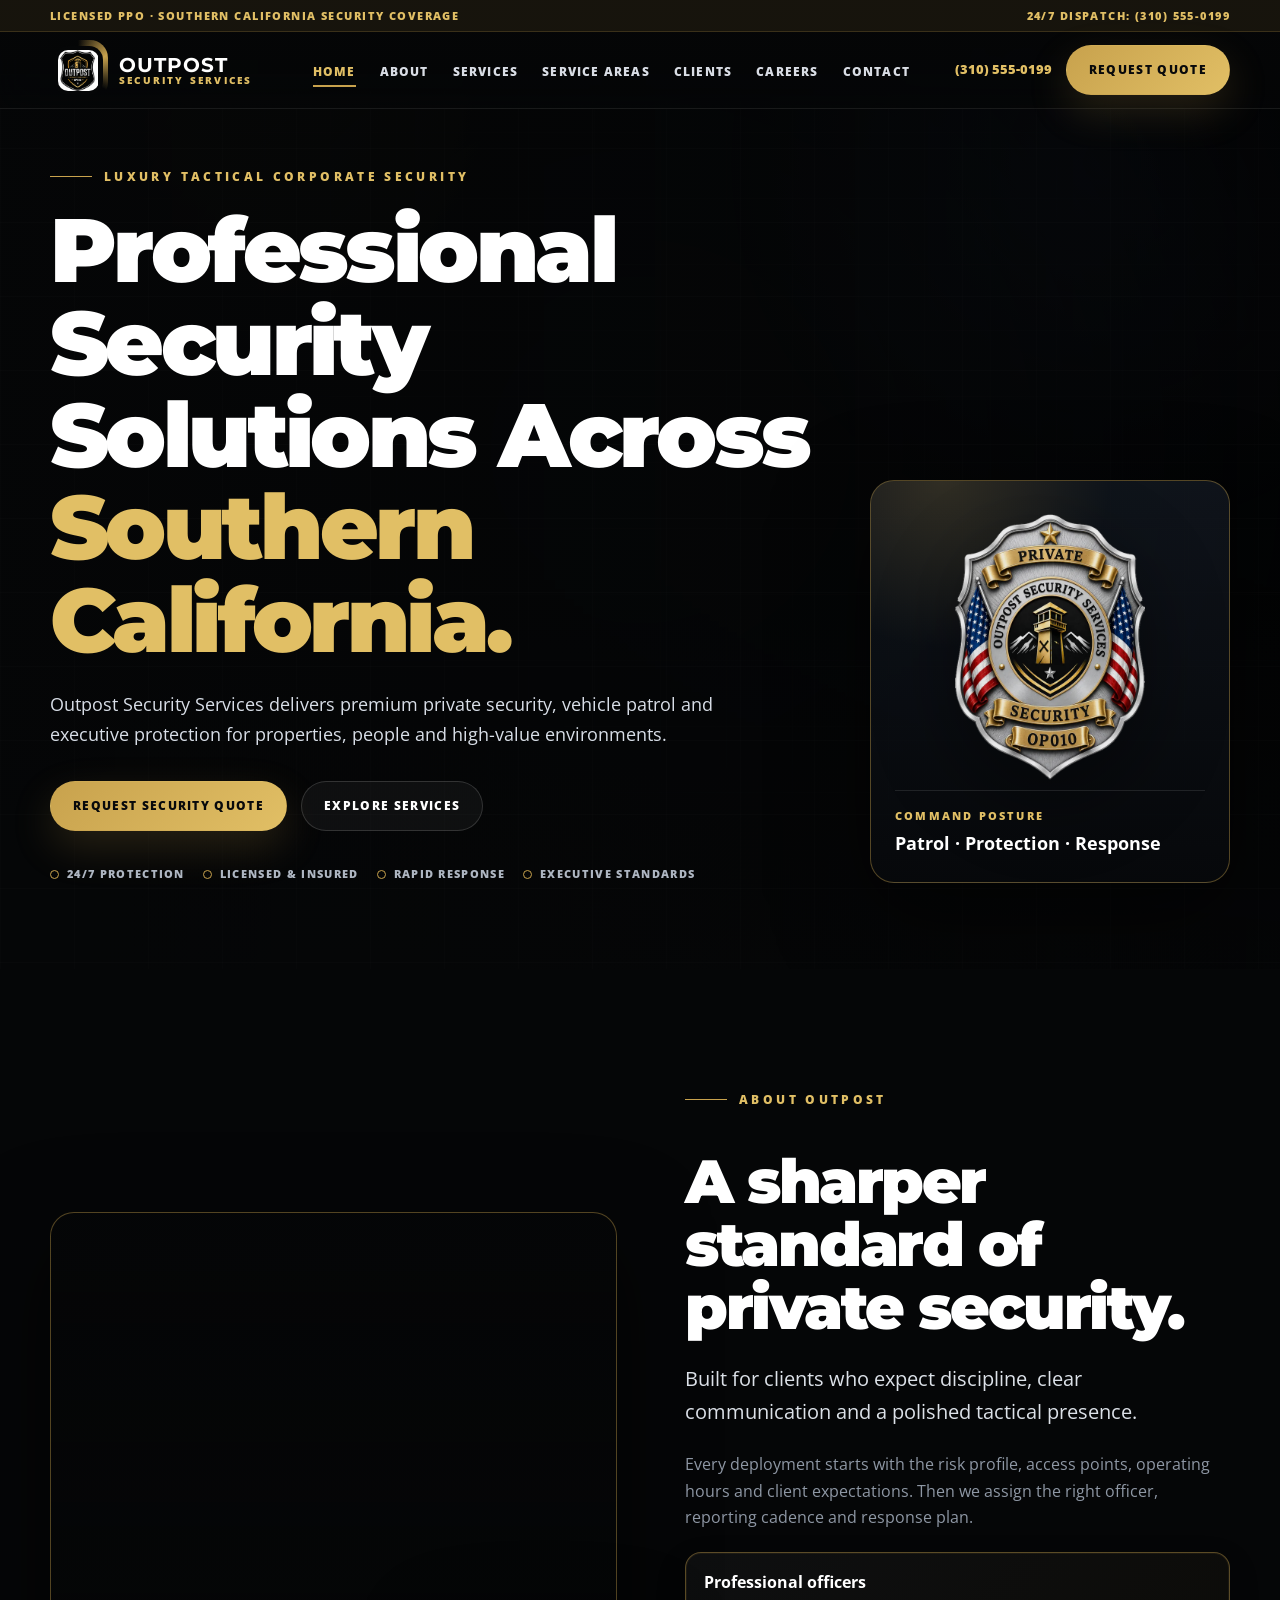
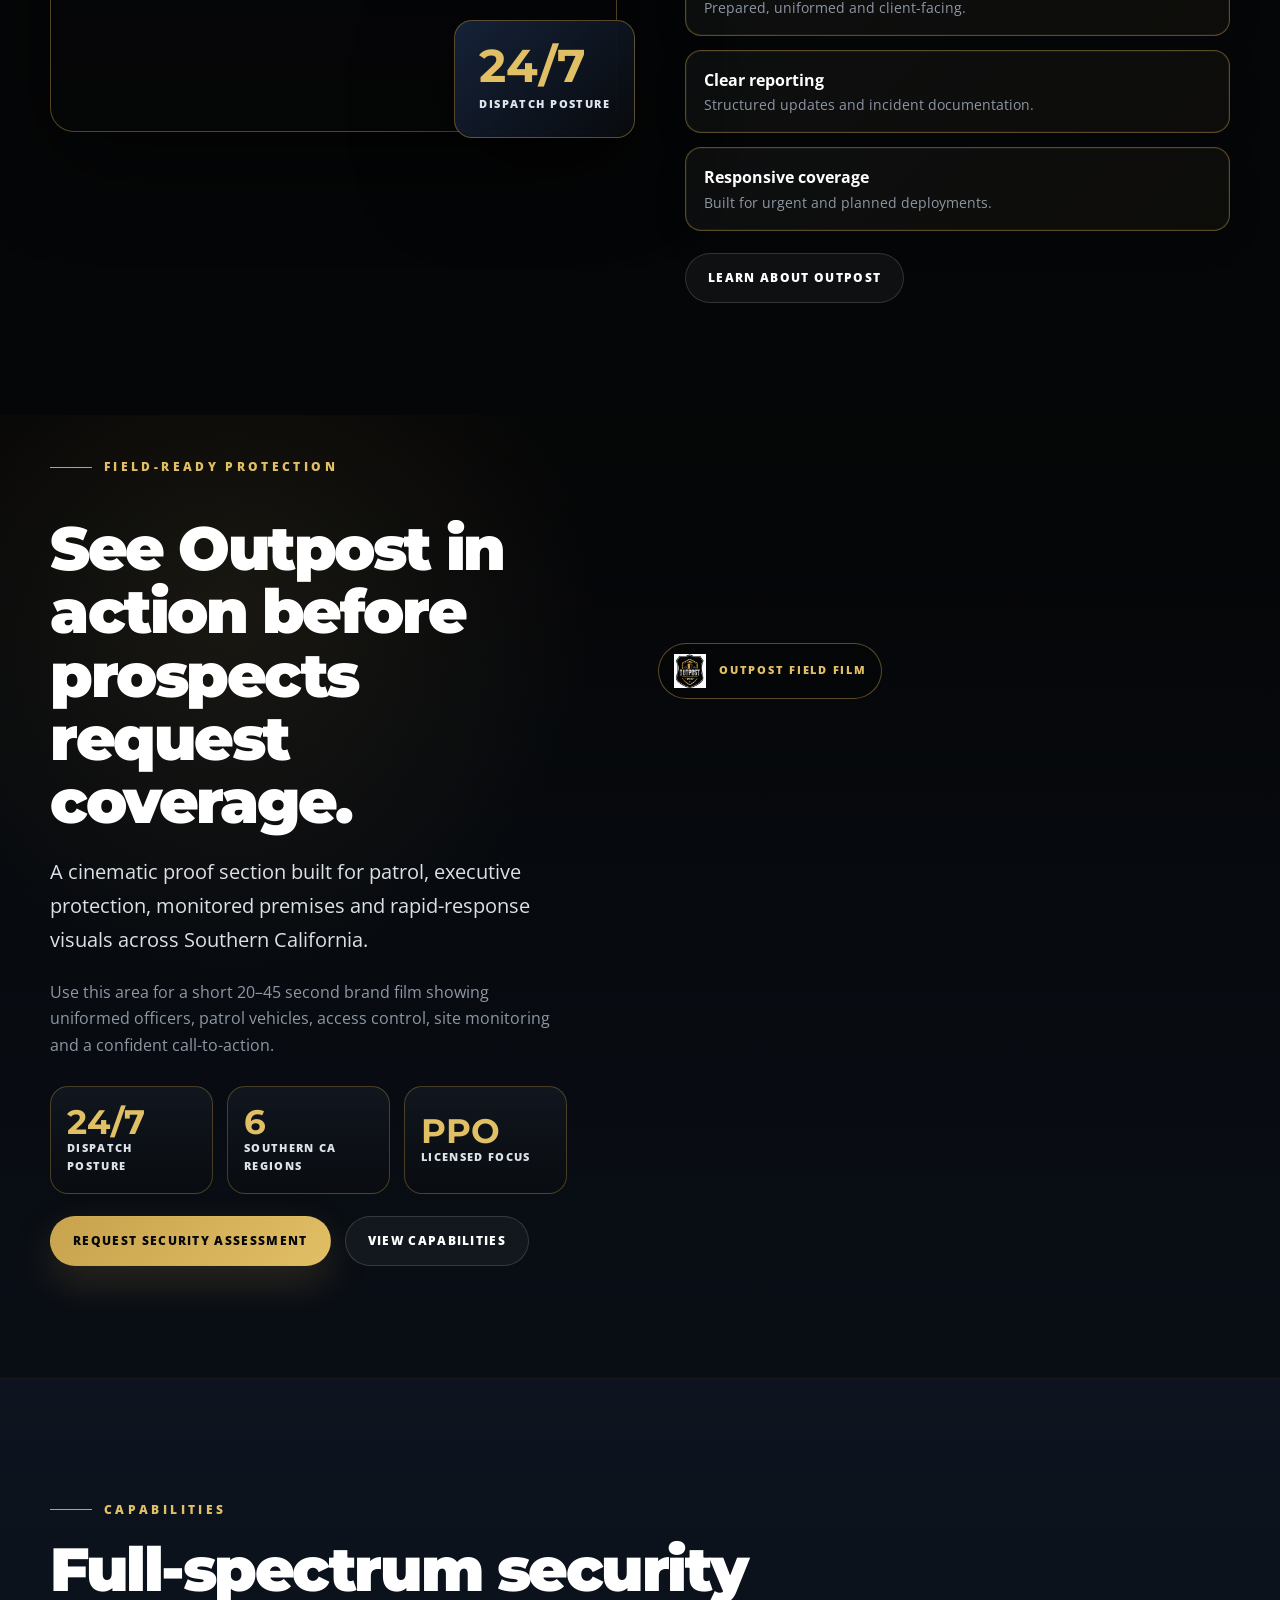
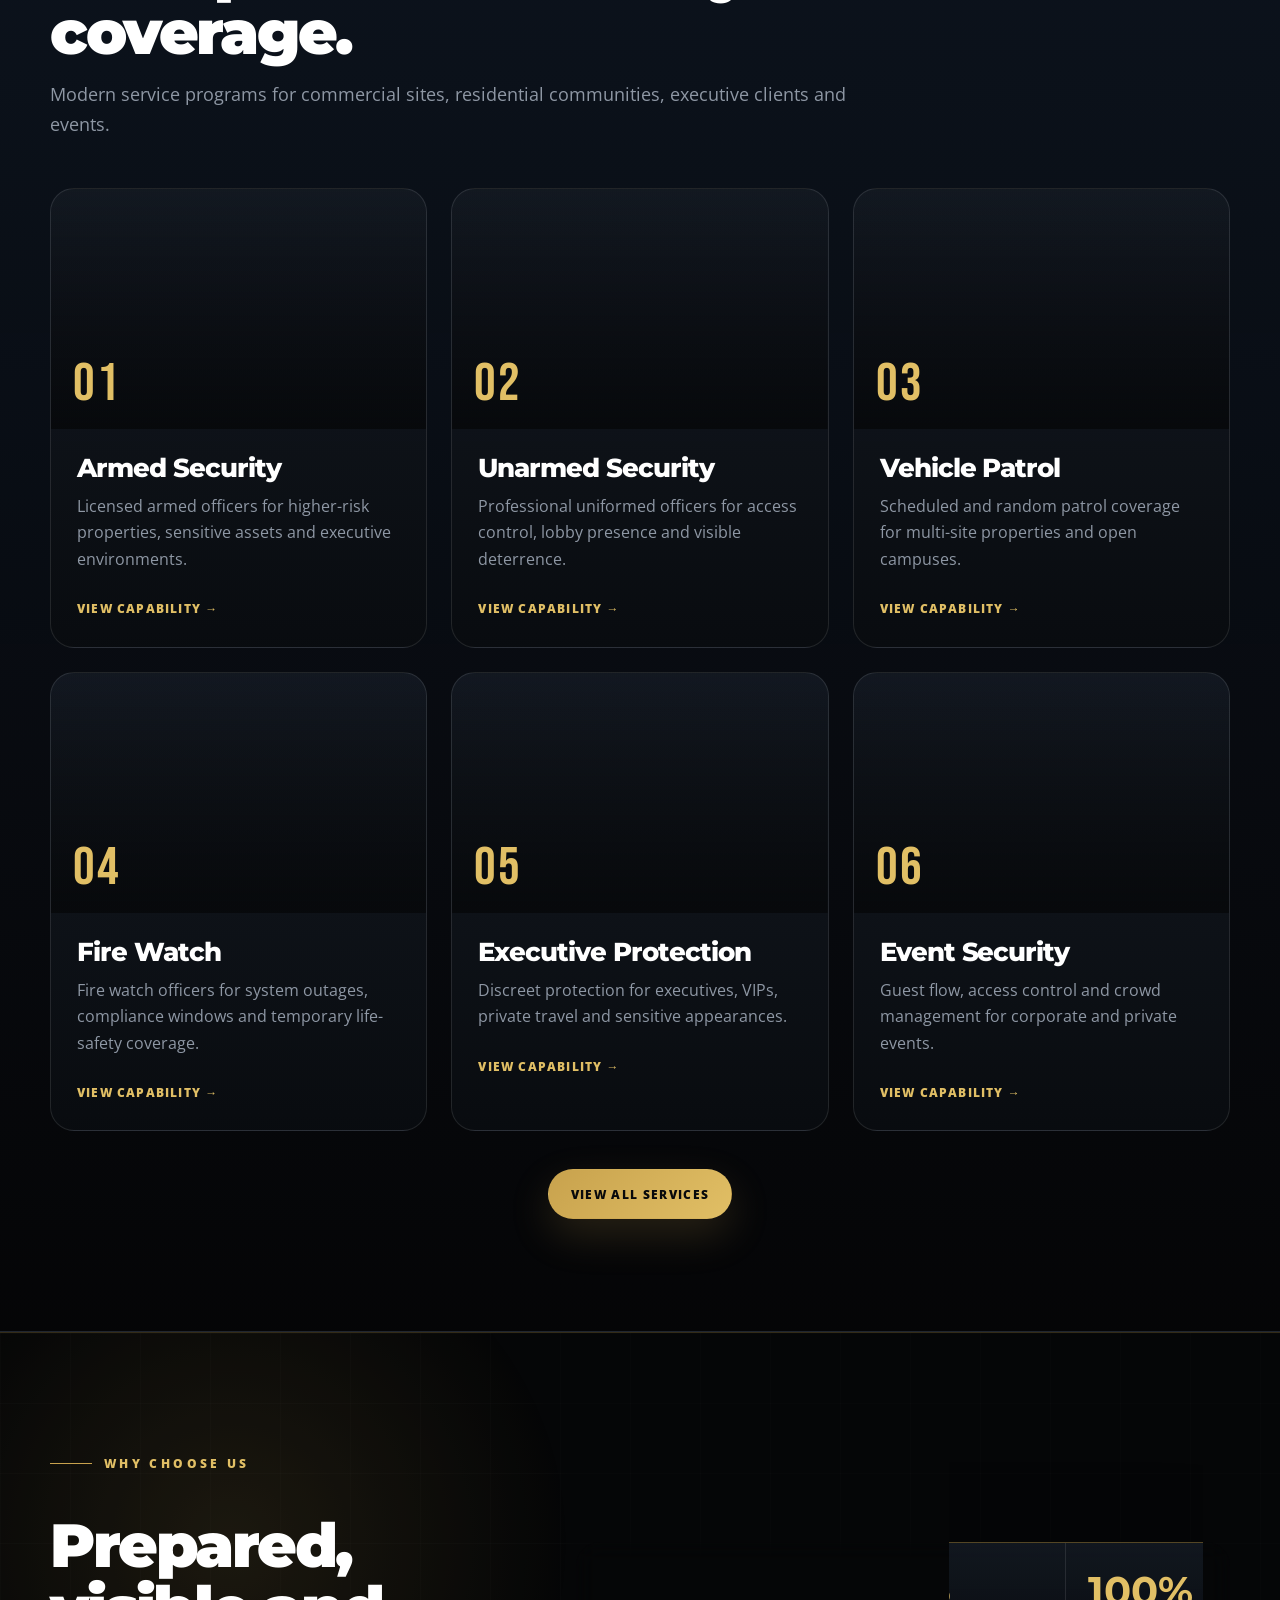
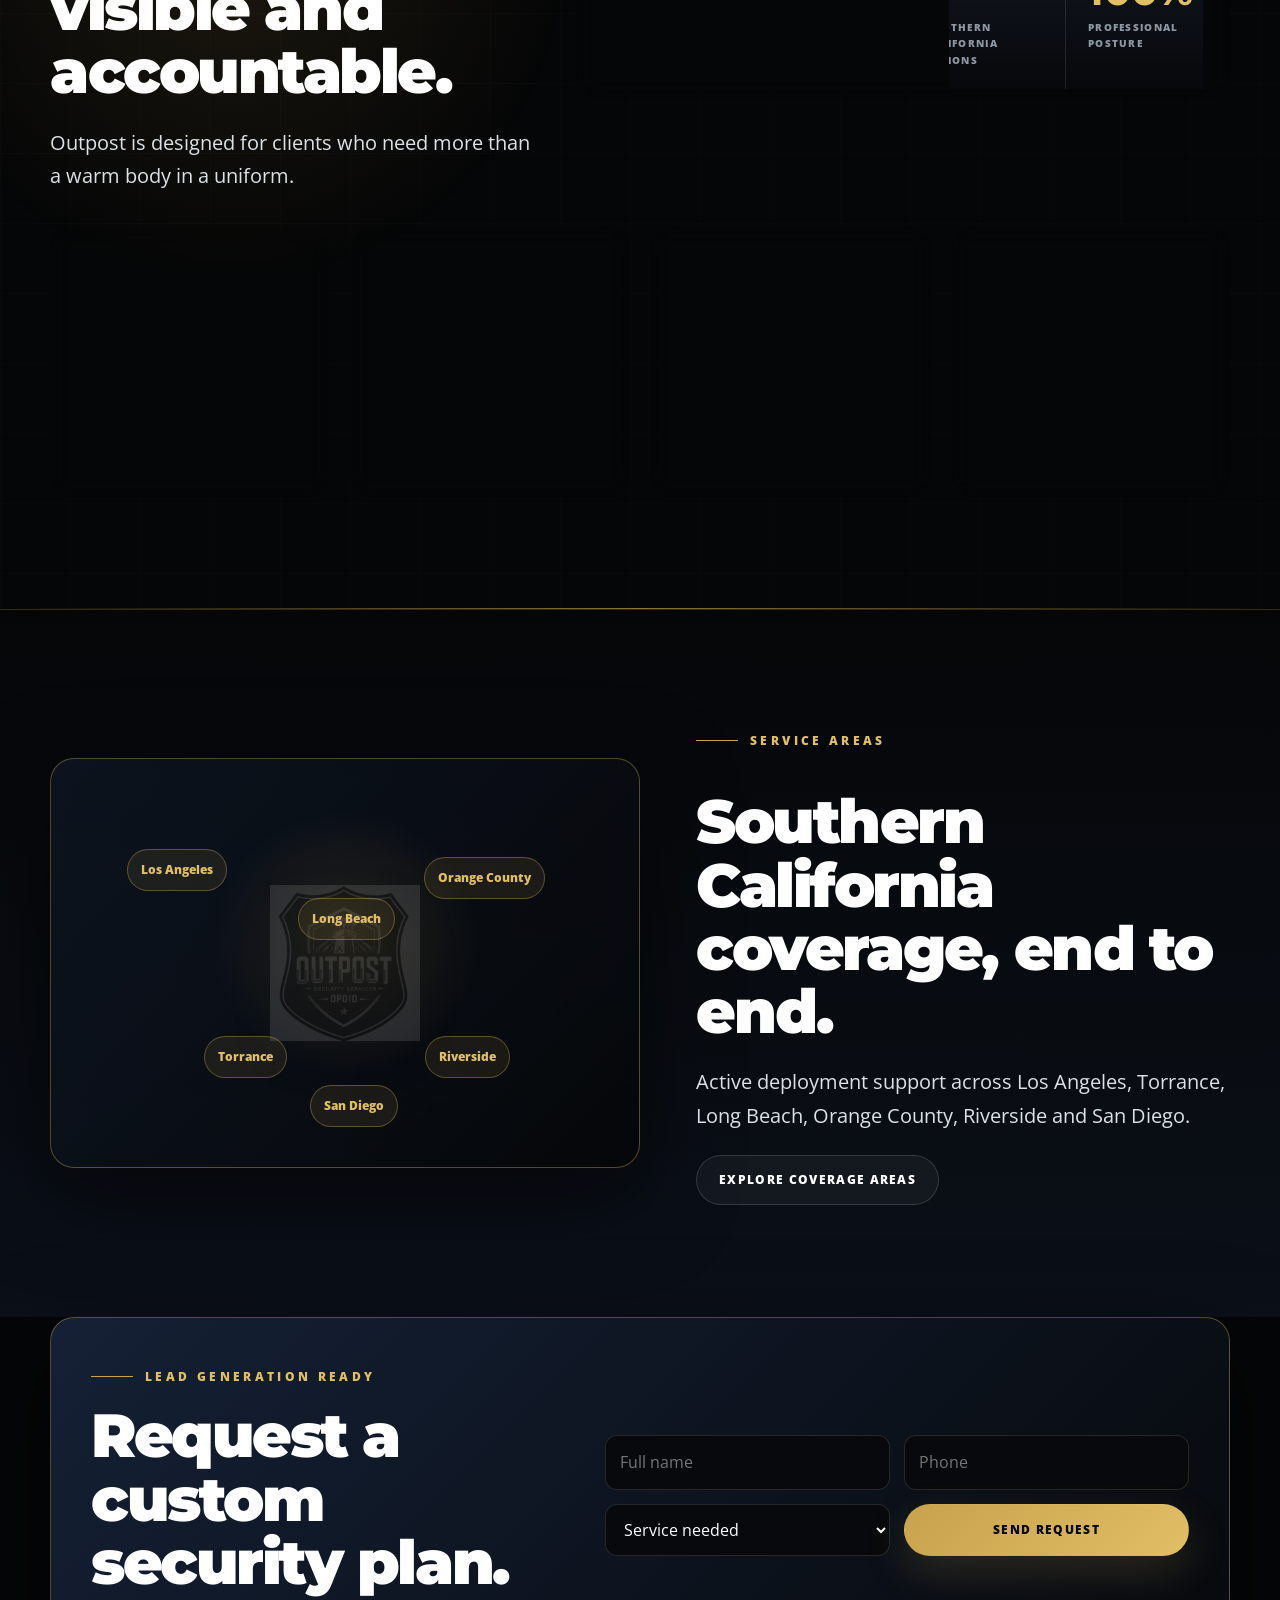
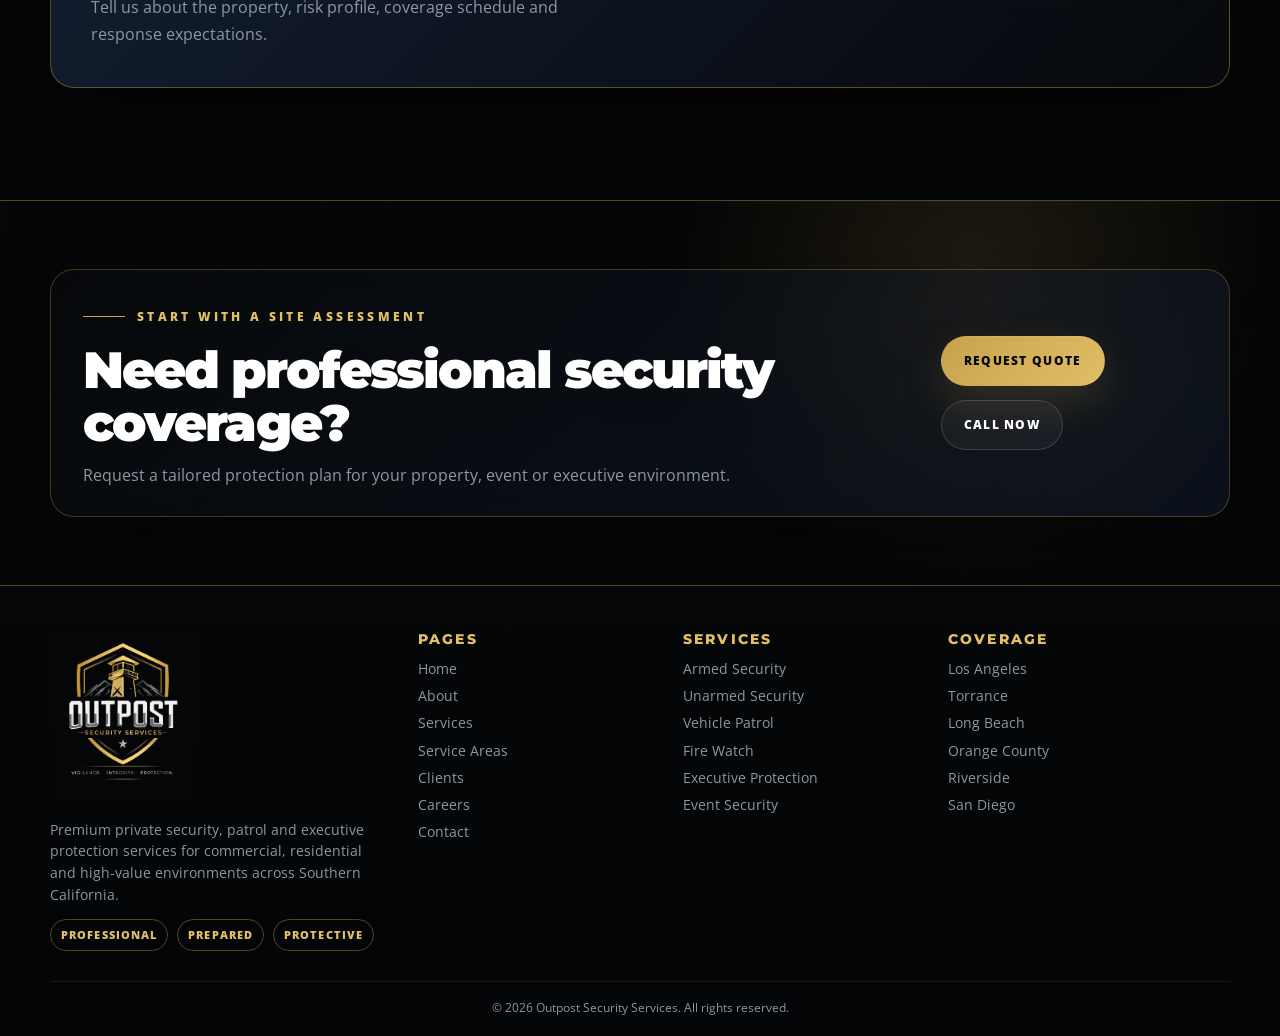
<file: index.html>
<!DOCTYPE html>

<html lang="en">
<head>
<meta charset="utf-8"/>
<meta content="width=device-width, initial-scale=1" name="viewport"/>
<title>Outpost Security Services | Professional Security Solutions Across Southern California</title>
<meta content="Premium private security, patrol and executive protection services across Southern California." name="description"/>
<meta content="#111111" name="theme-color"/>
<link href="https://fonts.googleapis.com" rel="preconnect"/>
<link crossorigin="" href="https://fonts.gstatic.com" rel="preconnect"/>
<link href="https://fonts.googleapis.com/css2?family=Bebas+Neue&amp;family=Montserrat:wght@700;800;900&amp;family=Open+Sans:wght@400;600;700;800&amp;family=Oswald:wght@500;600;700&amp;family=Roboto:wght@400;500;700&amp;display=swap" rel="stylesheet"/>
<link href="assets/images/favicon.png" rel="icon"/>
<link href="assets/css/style.css" rel="stylesheet"/>
<script type="application/ld+json">{"@context":"https://schema.org","@type":"SecurityService","name":"Outpost Security Services","description":"Premium private security, patrol and executive protection services across Southern California.","areaServed":["Los Angeles","Torrance","Long Beach","Orange County","Riverside","San Diego"],"telephone":"+13105550199","email":"dispatch@outpostsecurity.com","url":"https://example.com"}</script>
</head>
<body>
<header class="site-header" data-header="">
<div class="signal-bar">
<div class="container signal-inner">
<span>Licensed PPO · Southern California Security Coverage</span>
<a href="tel:+13105550199">24/7 Dispatch: (310) 555-0199</a>
</div>
</div>
<div class="container nav-wrap">
<a aria-label="Outpost Security Services home" class="brand" href="index.html">
<span class="brand-orbit"><img alt="Outpost Security Services shield logo" src="assets/images/outpost-shield.webp"/></span>
<span class="brand-copy"><strong>OUTPOST</strong><small>Security Services</small></span>
</a>
<nav aria-label="Primary navigation" class="main-nav" data-nav=""><ul><li><a class="active" href="index.html">Home</a></li><li><a class="" href="about.html">About</a></li><li><a class="" href="services.html">Services</a></li><li><a class="" href="service-areas.html">Service Areas</a></li><li><a class="" href="clients.html">Clients</a></li><li><a class="" href="careers.html">Careers</a></li><li><a class="" href="contact.html">Contact</a></li></ul></nav>
<div class="nav-cta">
<a class="nav-phone" href="tel:+13105550199">(310) 555-0199</a>
<a class="btn btn-gold" href="contact.html">Request Quote</a>
</div>
<button aria-expanded="false" aria-label="Open navigation menu" class="menu-toggle" data-menu-toggle="" type="button"><span></span><span></span><span></span></button>
</div>
</header>
<main>
<section class="home-hero" data-hero-rotator="">
<div class="hero-slide active" style="--bg:url('https://images.pexels.com/photos/30516935/pexels-photo-30516935.jpeg?auto=compress&amp;cs=tinysrgb&amp;w=1920')"></div><div class="hero-slide" style="--bg:url('https://images.pexels.com/photos/30692441/pexels-photo-30692441.jpeg?auto=compress&amp;cs=tinysrgb&amp;w=1920')"></div><div class="hero-slide" style="--bg:url('https://images.pexels.com/photos/14589851/pexels-photo-14589851.jpeg?auto=compress&amp;cs=tinysrgb&amp;w=1920')"></div>
<div class="container hero-grid">
<div class="hero-copy reveal">
<span class="eyebrow">Luxury Tactical Corporate Security</span>
<h1>Professional Security Solutions Across <span>Southern California.</span></h1>
<p>Outpost Security Services delivers premium private security, vehicle patrol and executive protection for properties, people and high-value environments.</p>
<div class="hero-actions"><a class="btn btn-gold" href="contact.html">Request Security Quote</a><a class="btn btn-ghost" href="services.html">Explore Services</a></div>
<div class="hero-proof"><span>24/7 Protection</span><span>Licensed &amp; Insured</span><span>Rapid Response</span><span>Executive Standards</span></div>
</div>
<aside class="command-card reveal delay-1">
<img alt="Outpost private security badge" src="assets/images/outpost-private-badge-transparent.png"/>
<div><span>Command Posture</span><strong>Patrol · Protection · Response</strong></div>
</aside>
</div>
</section>
<section class="section">
<div class="container split-layout">
<div class="image-composition reveal">
<div class="image-frame main" style="--img:url('https://images.pexels.com/photos/19922732/pexels-photo-19922732.jpeg?auto=compress&amp;cs=tinysrgb&amp;w=1600')"></div>
<div class="image-float"><strong data-count="24" data-suffix="/7">0</strong><span>Dispatch posture</span></div>
</div>
<div class="copy-block reveal delay-1">
<span class="eyebrow">About Outpost</span>
<h2>A sharper standard of private security.</h2>
<p class="lead">Built for clients who expect discipline, clear communication and a polished tactical presence.</p>
<p>Every deployment starts with the risk profile, access points, operating hours and client expectations. Then we assign the right officer, reporting cadence and response plan.</p>
<div class="feature-list">
<div><strong>Professional officers</strong><span>Prepared, uniformed and client-facing.</span></div>
<div><strong>Clear reporting</strong><span>Structured updates and incident documentation.</span></div>
<div><strong>Responsive coverage</strong><span>Built for urgent and planned deployments.</span></div>
</div>
<a class="btn btn-outline" href="about.html">Learn About Outpost</a>
</div>
</div>
</section>
<section class="section premium-video-section" id="field-video">
<div class="container video-shell">
<div class="video-copy reveal">
<span class="eyebrow">Field-Ready Protection</span>
<h2>See Outpost in action before prospects request coverage.</h2>
<p class="lead">A cinematic proof section built for patrol, executive protection, monitored premises and rapid-response visuals across Southern California.</p>
<p>Use this area for a short 20–45 second brand film showing uniformed officers, patrol vehicles, access control, site monitoring and a confident call-to-action.</p>
<div class="video-proof-grid">
<div><strong>24/7</strong><span>Dispatch posture</span></div>
<div><strong>6</strong><span>Southern CA regions</span></div>
<div><strong>PPO</strong><span>Licensed focus</span></div>
</div>
<div class="hero-actions">
<a class="btn btn-gold" href="contact.html">Request Security Assessment</a>
<a class="btn btn-ghost" href="services.html">View Capabilities</a>
</div>
</div>
<div aria-label="Outpost security brand film preview" class="video-frame reveal delay-1" data-video-posters="https://images.pexels.com/photos/30516935/pexels-photo-30516935.jpeg?auto=compress&amp;cs=tinysrgb&amp;w=1920|https://images.pexels.com/photos/30692441/pexels-photo-30692441.jpeg?auto=compress&amp;cs=tinysrgb&amp;w=1920|https://images.pexels.com/photos/14589851/pexels-photo-14589851.jpeg?auto=compress&amp;cs=tinysrgb&amp;w=1920">
<div class="video-poster-layer active" style="--poster:url('https://images.pexels.com/photos/30516935/pexels-photo-30516935.jpeg?auto=compress&amp;cs=tinysrgb&amp;w=1920')"></div>
<div class="video-poster-layer" style="--poster:url('https://images.pexels.com/photos/30692441/pexels-photo-30692441.jpeg?auto=compress&amp;cs=tinysrgb&amp;w=1920')"></div>
<div class="video-scan"></div>
<div class="video-corner-badge"><img alt="Outpost shield" src="assets/images/outpost-shield.webp"/><span>Outpost Field Film</span></div>
<button aria-label="Open Outpost brand film preview" class="video-play" data-video-open="" type="button"><span>▶</span></button>
<div class="video-caption"><span>Patrol · Protection · Response</span><strong>Premium security operations preview</strong></div>
</div>
</div>
</section>
<div aria-hidden="true" class="video-modal" data-video-modal="">
<div class="video-modal-backdrop" data-video-close=""></div>
<div aria-label="Outpost video placeholder" aria-modal="true" class="video-modal-box" role="dialog">
<button aria-label="Close video" class="video-modal-close" data-video-close="" type="button">×</button>
<div class="video-modal-media">
<img alt="Outpost private security badge" src="assets/images/outpost-private-badge-transparent.png"/>
<div>
<span class="eyebrow">Video Placeholder</span>
<h3>Replace this modal with the final Outpost brand film.</h3>
<p>Recommended video: 20–45 seconds, MP4/WebM or embedded YouTube/Vimeo, dark cinematic tone, uniformed officers, patrol vehicle, monitored premises and a clear Request Quote ending.</p>
<div class="hero-actions"><a class="btn btn-gold" href="contact.html">Request Quote</a><button class="btn btn-ghost" data-video-close="" type="button">Close Preview</button></div>
</div>
</div>
</div>
</div>
<section class="section section-elevated">
<div class="container">
<div class="section-head reveal"><span class="eyebrow">Capabilities</span><h2>Full-spectrum security coverage.</h2><p>Modern service programs for commercial sites, residential communities, executive clients and events.</p></div>
<div class="service-grid"><article class="service-tile reveal delay-0" id="home-armed-security">
<a class="service-media" href="services.html#armed-security" style="--img:url('https://images.pexels.com/photos/30516935/pexels-photo-30516935.jpeg?auto=compress&amp;cs=tinysrgb&amp;w=1920')"><span>01</span></a>
<div class="service-body"><h3>Armed Security</h3><p>Licensed armed officers for higher-risk properties, sensitive assets and executive environments.</p><a class="text-link" href="services.html#armed-security">View capability →</a></div>
</article>
<article class="service-tile reveal delay-1" id="home-unarmed-security">
<a class="service-media" href="services.html#unarmed-security" style="--img:url('https://images.pexels.com/photos/19922732/pexels-photo-19922732.jpeg?auto=compress&amp;cs=tinysrgb&amp;w=1600')"><span>02</span></a>
<div class="service-body"><h3>Unarmed Security</h3><p>Professional uniformed officers for access control, lobby presence and visible deterrence.</p><a class="text-link" href="services.html#unarmed-security">View capability →</a></div>
</article>
<article class="service-tile reveal delay-2" id="home-vehicle-patrol">
<a class="service-media" href="services.html#vehicle-patrol" style="--img:url('https://images.pexels.com/photos/18530600/pexels-photo-18530600.jpeg?auto=compress&amp;cs=tinysrgb&amp;w=1600')"><span>03</span></a>
<div class="service-body"><h3>Vehicle Patrol</h3><p>Scheduled and random patrol coverage for multi-site properties and open campuses.</p><a class="text-link" href="services.html#vehicle-patrol">View capability →</a></div>
</article>
<article class="service-tile reveal delay-0" id="home-fire-watch">
<a class="service-media" href="services.html#fire-watch" style="--img:url('https://images.pexels.com/photos/279810/pexels-photo-279810.jpeg?auto=compress&amp;cs=tinysrgb&amp;w=1600')"><span>04</span></a>
<div class="service-body"><h3>Fire Watch</h3><p>Fire watch officers for system outages, compliance windows and temporary life-safety coverage.</p><a class="text-link" href="services.html#fire-watch">View capability →</a></div>
</article>
<article class="service-tile reveal delay-1" id="home-executive-protection">
<a class="service-media" href="services.html#executive-protection" style="--img:url('https://images.pexels.com/photos/5669602/pexels-photo-5669602.jpeg?auto=compress&amp;cs=tinysrgb&amp;w=1600')"><span>05</span></a>
<div class="service-body"><h3>Executive Protection</h3><p>Discreet protection for executives, VIPs, private travel and sensitive appearances.</p><a class="text-link" href="services.html#executive-protection">View capability →</a></div>
</article>
<article class="service-tile reveal delay-2" id="home-event-security">
<a class="service-media" href="services.html#event-security" style="--img:url('https://images.pexels.com/photos/2608517/pexels-photo-2608517.jpeg?auto=compress&amp;cs=tinysrgb&amp;w=1600')"><span>06</span></a>
<div class="service-body"><h3>Event Security</h3><p>Guest flow, access control and crowd management for corporate and private events.</p><a class="text-link" href="services.html#event-security">View capability →</a></div>
</article></div>
<div class="center-actions reveal"><a class="btn btn-gold" href="services.html">View All Services</a></div>
</div>
</section>
<section class="section why-outpost-bg">
<div class="container operations-grid">
<div class="copy-block reveal"><span class="eyebrow">Why Choose Us</span><h2>Prepared, visible and accountable.</h2><p class="lead">Outpost is designed for clients who need more than a warm body in a uniform.</p></div>
<div class="metric-panel reveal delay-1">
<div><strong data-count="24" data-suffix="/7">0</strong><span>Protection availability</span></div>
<div><strong data-count="12" data-suffix="+">0</strong><span>Core service capabilities</span></div>
<div><strong data-count="6" data-suffix="">0</strong><span>Southern California regions</span></div>
<div><strong data-count="100" data-suffix="%">0</strong><span>Professional posture</span></div>
</div>
</div>
<div class="container value-grid">
<article class="value-card reveal"><span>01</span><h3>Professional Officers</h3><p>Trained, reliable and client-facing personnel assigned by site need and risk level.</p></article>
<article class="value-card reveal delay-1"><span>02</span><h3>Rapid Response</h3><p>Responsive coordination for planned coverage, temporary posts and urgent security gaps.</p></article>
<article class="value-card reveal delay-2"><span>03</span><h3>Licensed &amp; Insured</h3><p>Professional security operations with responsible documentation and client communication.</p></article>
<article class="value-card reveal"><span>04</span><h3>24/7 Protection</h3><p>Coverage models built around operating hours, exposure windows and property needs.</p></article>
</div>
</section>
<section class="section coverage-section">
<div class="container coverage-layout">
<div class="coverage-map reveal">
<img alt="Outpost shield watermark" src="assets/images/outpost-shield.webp"/>
<span>Los Angeles</span><span>Torrance</span><span>Long Beach</span><span>Orange County</span><span>Riverside</span><span>San Diego</span>
</div>
<div class="copy-block reveal delay-1"><span class="eyebrow">Service Areas</span><h2>Southern California coverage, end to end.</h2><p class="lead">Active deployment support across Los Angeles, Torrance, Long Beach, Orange County, Riverside and San Diego.</p><a class="btn btn-outline" href="service-areas.html">Explore Coverage Areas</a></div>
</div>
</section>
<section class="section contact-command-section">
<div class="container contact-command reveal">
<div><span class="eyebrow">Lead Generation Ready</span><h2>Request a custom security plan.</h2><p>Tell us about the property, risk profile, coverage schedule and response expectations.</p></div>
<form class="quick-form" data-form="">
<input aria-label="Full name" placeholder="Full name" required=""/>
<input aria-label="Phone" placeholder="Phone" required=""/>
<select aria-label="Service needed" required=""><option value="">Service needed</option><option>Armed Security</option><option>Vehicle Patrol</option><option>Executive Protection</option><option>Fire Watch</option><option>Event Security</option></select>
<button class="btn btn-gold" type="submit">Send Request</button>
<p aria-live="polite" class="form-status"></p>
</form>
</div>
</section>
</main>
<section class="cta-band">
<div class="container cta-inner reveal">
<div>
<span class="eyebrow">Start With A Site Assessment</span>
<h2>Need professional security coverage?</h2>
<p>Request a tailored protection plan for your property, event or executive environment.</p>
</div>
<div class="cta-actions"><a class="btn btn-gold" href="contact.html">Request Quote</a><a class="btn btn-ghost" href="tel:+13105550199">Call Now</a></div>
</div>
</section>
<footer class="site-footer">
<div class="container footer-grid">
<div class="footer-brand">
<a class="footer-logo" href="index.html"><img alt="Outpost Security Services logo" src="assets/images/outpost-logo.webp"/></a>
<p>Premium private security, patrol and executive protection services for commercial, residential and high-value environments across Southern California.</p>
<div class="footer-tags"><span>Professional</span><span>Prepared</span><span>Protective</span></div>
</div>
<div class="footer-col"><h3>Pages</h3><ul><li><a href="index.html">Home</a></li><li><a href="about.html">About</a></li><li><a href="services.html">Services</a></li><li><a href="service-areas.html">Service Areas</a></li><li><a href="clients.html">Clients</a></li><li><a href="careers.html">Careers</a></li><li><a href="contact.html">Contact</a></li></ul></div>
<div class="footer-col"><h3>Services</h3><ul><li><a href="services.html#armed-security">Armed Security</a></li><li><a href="services.html#unarmed-security">Unarmed Security</a></li><li><a href="services.html#vehicle-patrol">Vehicle Patrol</a></li><li><a href="services.html#fire-watch">Fire Watch</a></li><li><a href="services.html#executive-protection">Executive Protection</a></li><li><a href="services.html#event-security">Event Security</a></li></ul></div>
<div class="footer-col"><h3>Coverage</h3><ul><li><a href="service-areas.html#los-angeles">Los Angeles</a></li><li><a href="service-areas.html#torrance">Torrance</a></li><li><a href="service-areas.html#long-beach">Long Beach</a></li><li><a href="service-areas.html#orange-county">Orange County</a></li><li><a href="service-areas.html#riverside">Riverside</a></li><li><a href="service-areas.html#san-diego">San Diego</a></li></ul></div>
</div>
<div class="container footer-bottom"><span>© 2026 Outpost Security Services. All rights reserved.</span></div>
</footer>
<div class="mobile-dock"><a href="tel:+13105550199">Call Now</a><a href="contact.html">Request Quote</a></div>
<script src="assets/js/main.js"></script>
</body>
</html>
</file>
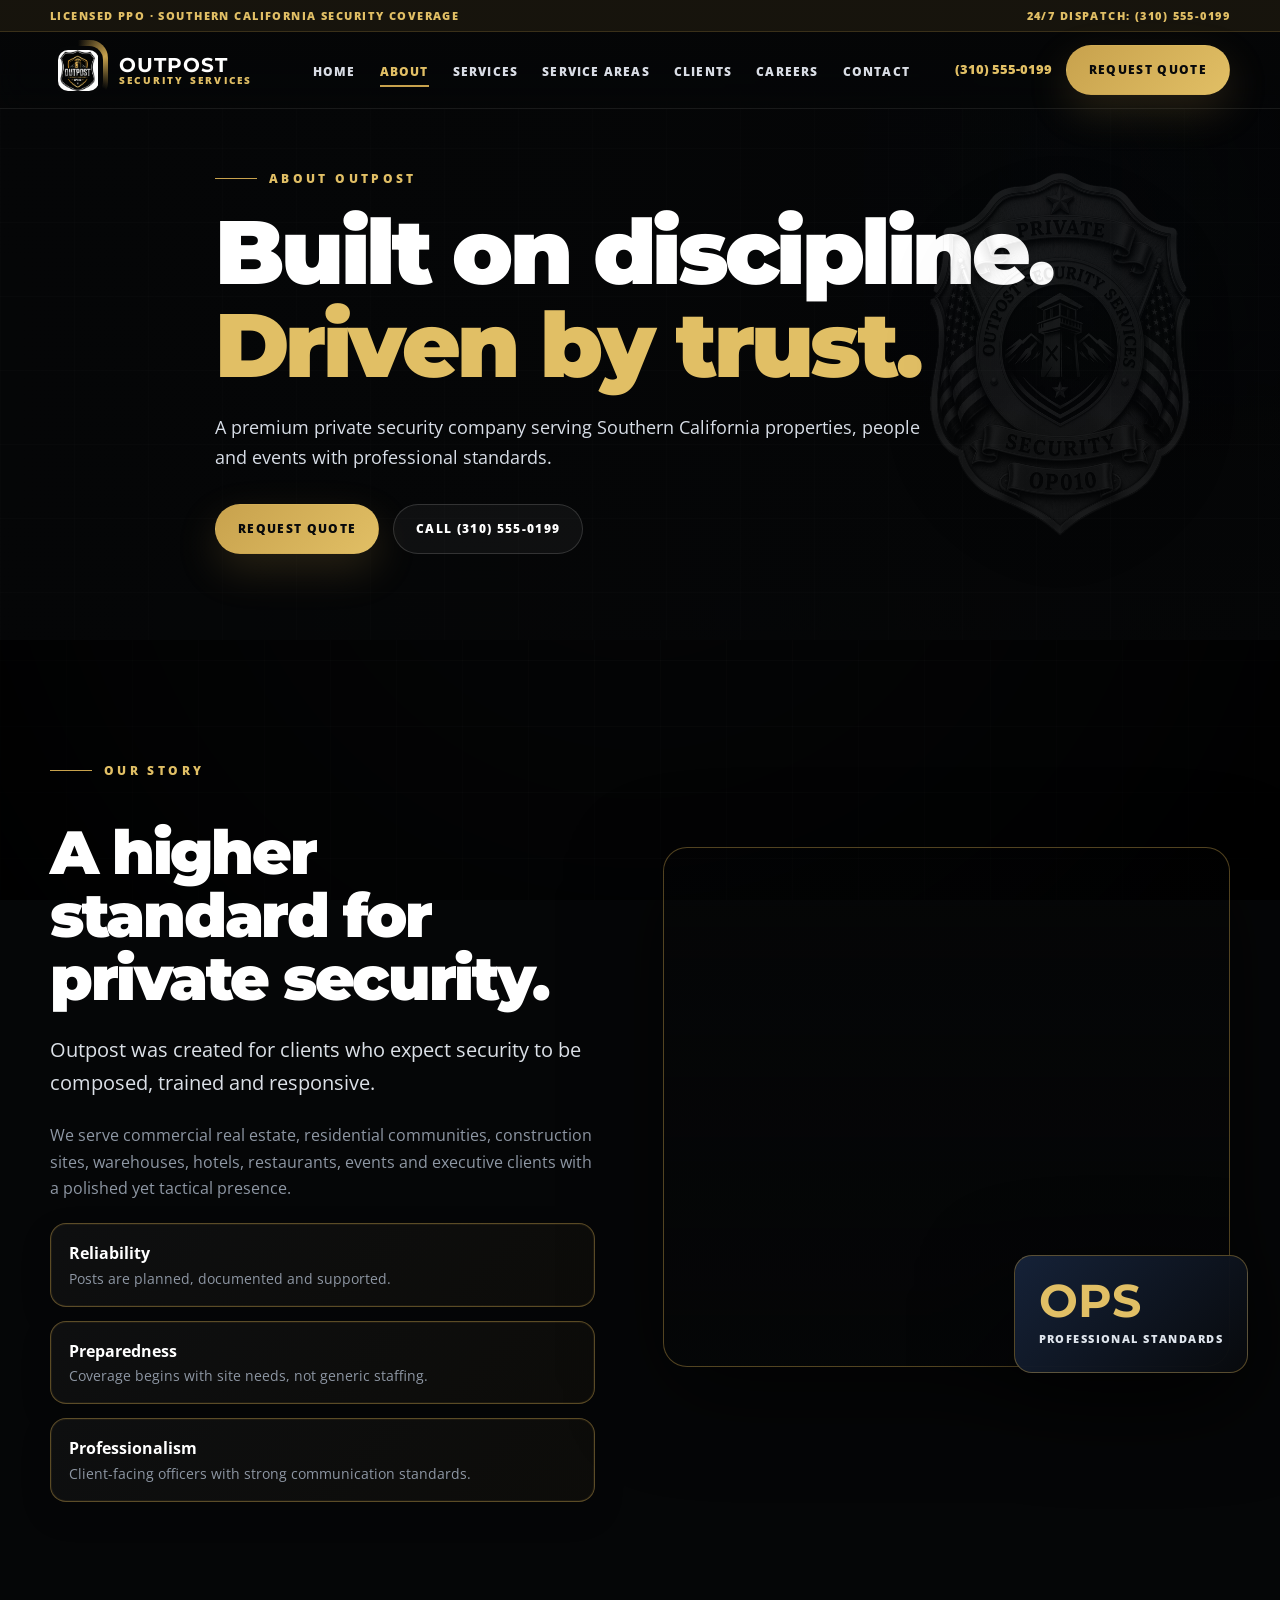
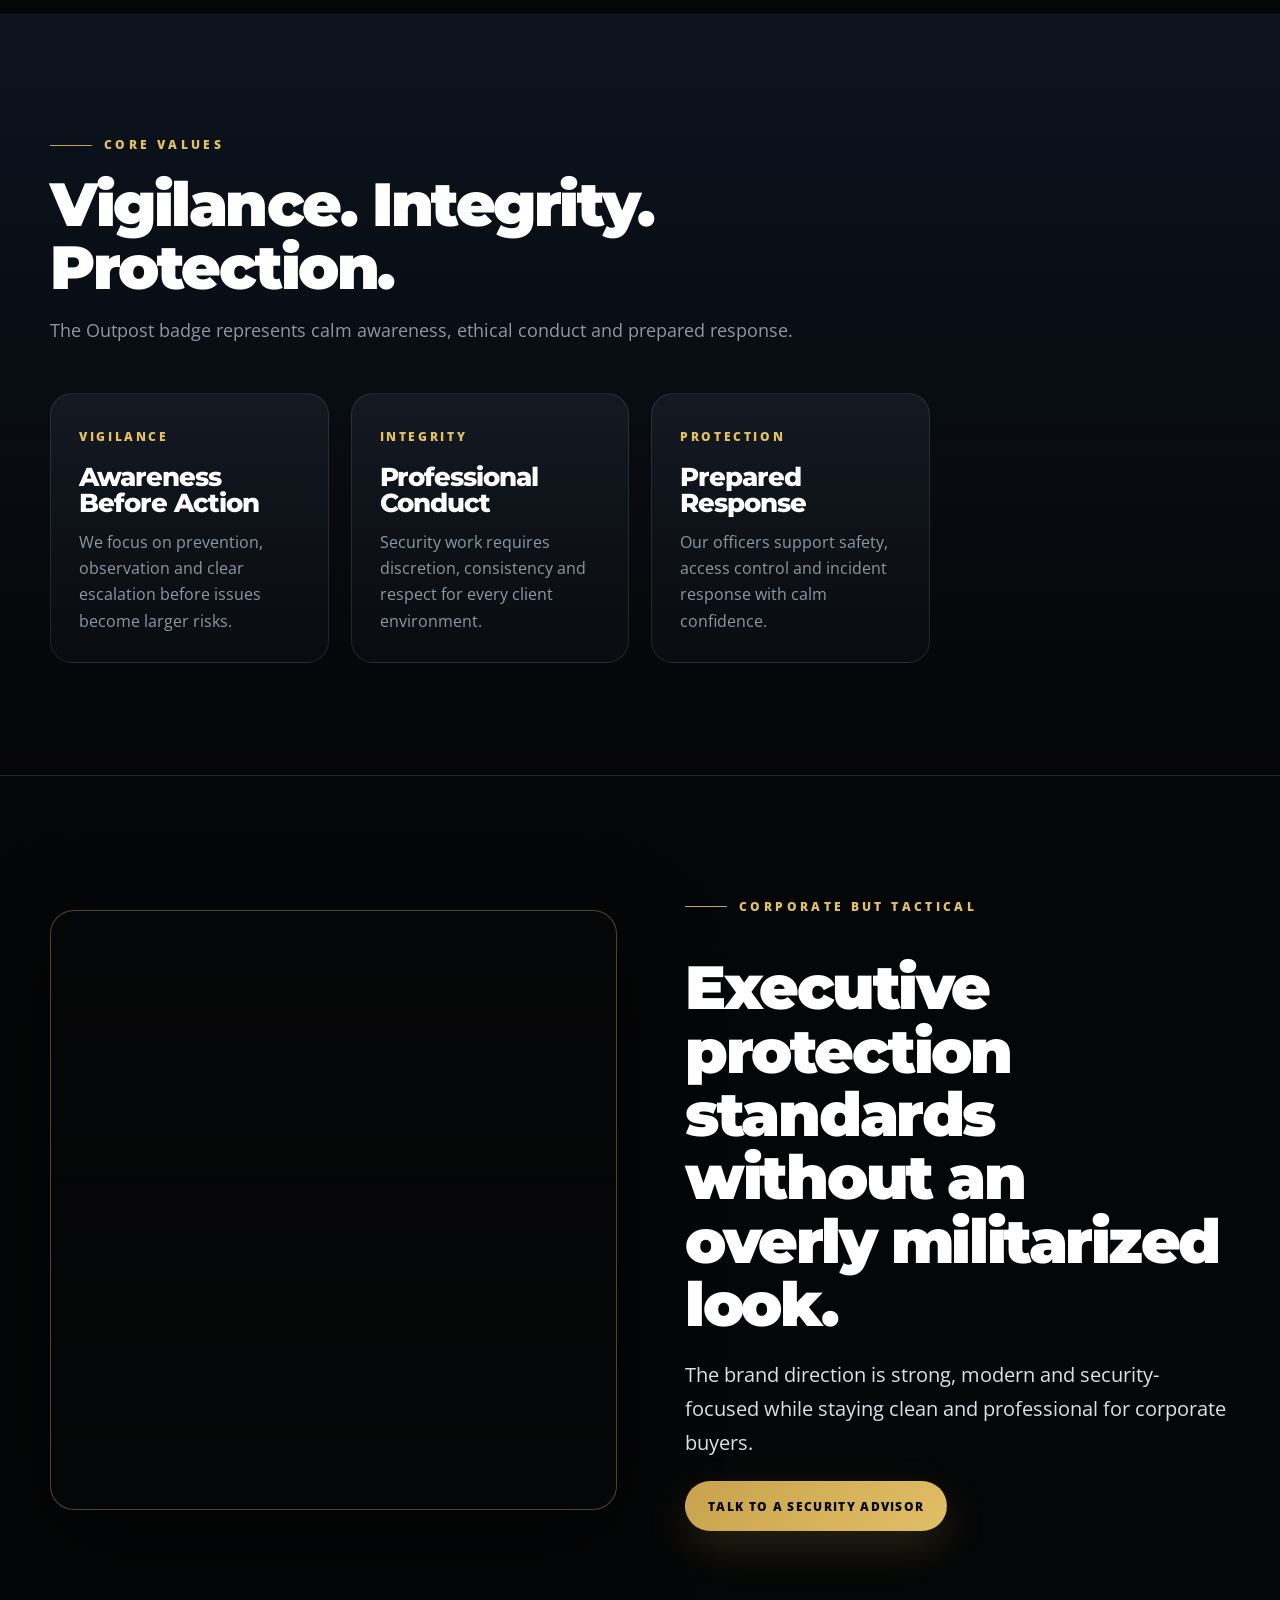
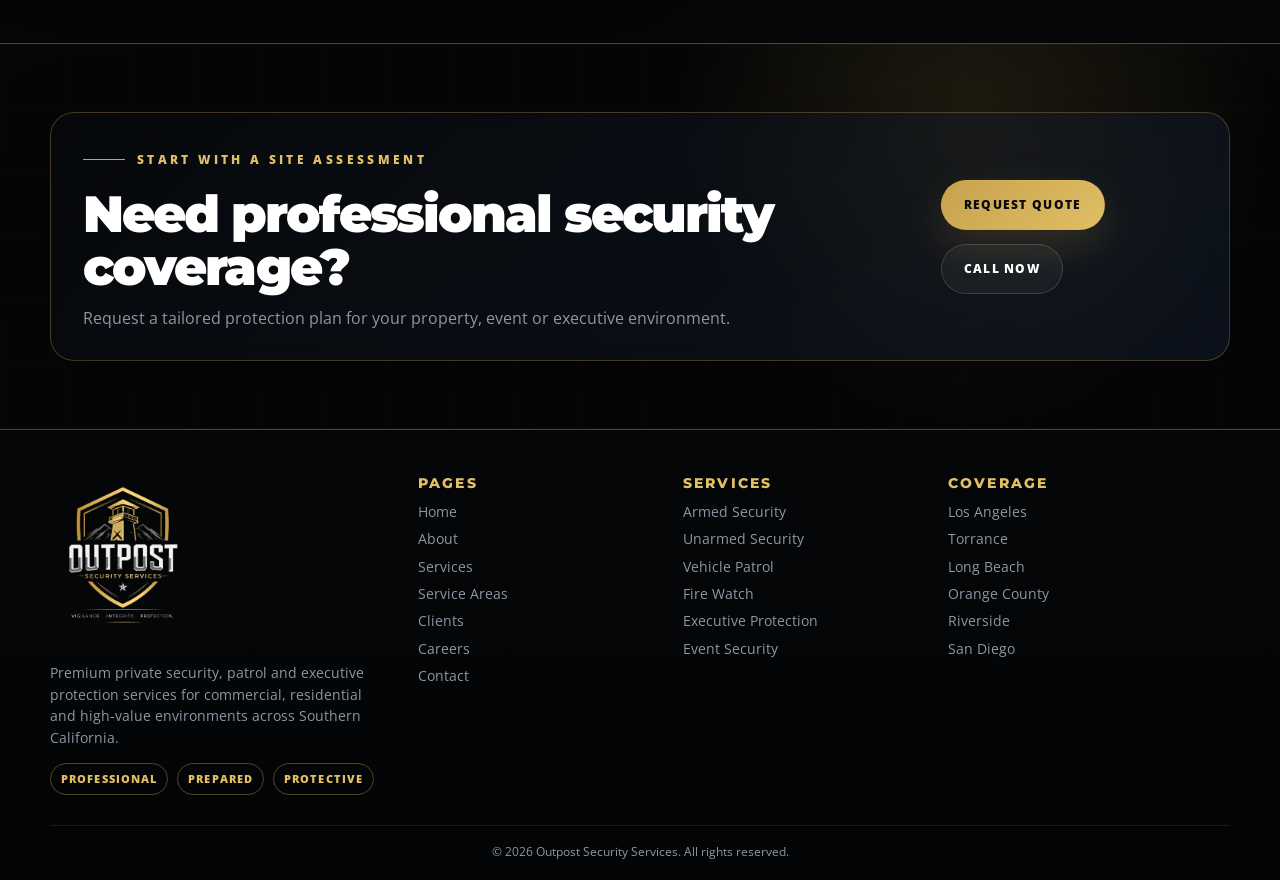
<file: about.html>
<!DOCTYPE html>

<html lang="en">
<head>
<meta charset="utf-8"/>
<meta content="width=device-width, initial-scale=1" name="viewport"/>
<title>About Outpost Security Services | Premium Private Security Company</title>
<meta content="Learn about Outpost Security Services, a premium tactical corporate security company serving Southern California." name="description"/>
<meta content="#111111" name="theme-color"/>
<link href="https://fonts.googleapis.com" rel="preconnect"/>
<link crossorigin="" href="https://fonts.gstatic.com" rel="preconnect"/>
<link href="https://fonts.googleapis.com/css2?family=Bebas+Neue&amp;family=Montserrat:wght@700;800;900&amp;family=Open+Sans:wght@400;600;700;800&amp;family=Oswald:wght@500;600;700&amp;family=Roboto:wght@400;500;700&amp;display=swap" rel="stylesheet"/>
<link href="assets/images/favicon.png" rel="icon"/>
<link href="assets/css/style.css" rel="stylesheet"/>
<script type="application/ld+json">{"@context":"https://schema.org","@type":"SecurityService","name":"Outpost Security Services","description":"Premium private security, patrol and executive protection services across Southern California.","areaServed":["Los Angeles","Torrance","Long Beach","Orange County","Riverside","San Diego"],"telephone":"+13105550199","email":"dispatch@outpostsecurity.com","url":"https://example.com"}</script>
</head>
<body>
<header class="site-header" data-header="">
<div class="signal-bar">
<div class="container signal-inner">
<span>Licensed PPO · Southern California Security Coverage</span>
<a href="tel:+13105550199">24/7 Dispatch: (310) 555-0199</a>
</div>
</div>
<div class="container nav-wrap">
<a aria-label="Outpost Security Services home" class="brand" href="index.html">
<span class="brand-orbit"><img alt="Outpost Security Services shield logo" src="assets/images/outpost-shield.webp"/></span>
<span class="brand-copy"><strong>OUTPOST</strong><small>Security Services</small></span>
</a>
<nav aria-label="Primary navigation" class="main-nav" data-nav=""><ul><li><a class="" href="index.html">Home</a></li><li><a class="active" href="about.html">About</a></li><li><a class="" href="services.html">Services</a></li><li><a class="" href="service-areas.html">Service Areas</a></li><li><a class="" href="clients.html">Clients</a></li><li><a class="" href="careers.html">Careers</a></li><li><a class="" href="contact.html">Contact</a></li></ul></nav>
<div class="nav-cta">
<a class="nav-phone" href="tel:+13105550199">(310) 555-0199</a>
<a class="btn btn-gold" href="contact.html">Request Quote</a>
</div>
<button aria-expanded="false" aria-label="Open navigation menu" class="menu-toggle" data-menu-toggle="" type="button"><span></span><span></span><span></span></button>
</div>
</header>
<main>
<section class="page-hero" data-hero-rotator=""><div class="hero-slide active" style="--bg:url('https://images.pexels.com/photos/19922732/pexels-photo-19922732.jpeg?auto=compress&amp;cs=tinysrgb&amp;w=1920')"></div><div class="hero-slide" style="--bg:url('https://images.pexels.com/photos/30481728/pexels-photo-30481728.jpeg?auto=compress&amp;cs=tinysrgb&amp;w=1920')"></div><div class="hero-slide" style="--bg:url('https://images.pexels.com/photos/5669602/pexels-photo-5669602.jpeg?auto=compress&amp;cs=tinysrgb&amp;w=1920')"></div>
<div class="container page-hero-inner reveal">
<span class="eyebrow">About Outpost</span>
<h1>Built on discipline. <span>Driven by trust.</span></h1>
<p>A premium private security company serving Southern California properties, people and events with professional standards.</p>
<div class="hero-actions"><a class="btn btn-gold" href="contact.html">Request Quote</a><a class="btn btn-ghost" href="tel:+13105550199">Call (310) 555-0199</a></div>
</div>
<img alt="" class="page-hero-mark" src="assets/images/outpost-private-badge-transparent.png"/>
</section>
<section class="section"><div class="container split-layout reverse"><div class="copy-block reveal"><span class="eyebrow">Our Story</span><h2>A higher standard for private security.</h2><p class="lead">Outpost was created for clients who expect security to be composed, trained and responsive.</p><p>We serve commercial real estate, residential communities, construction sites, warehouses, hotels, restaurants, events and executive clients with a polished yet tactical presence.</p><div class="feature-list"><div><strong>Reliability</strong><span>Posts are planned, documented and supported.</span></div><div><strong>Preparedness</strong><span>Coverage begins with site needs, not generic staffing.</span></div><div><strong>Professionalism</strong><span>Client-facing officers with strong communication standards.</span></div></div></div><div class="image-composition reveal delay-1"><div class="image-frame main" style="--img:url('https://images.pexels.com/photos/30481728/pexels-photo-30481728.jpeg?auto=compress&amp;cs=tinysrgb&amp;w=1600')"></div><div class="image-float"><strong>OPS</strong><span>Professional standards</span></div></div></div></section>
<section class="section section-elevated"><div class="container"><div class="section-head reveal"><span class="eyebrow">Core Values</span><h2>Vigilance. Integrity. Protection.</h2><p>The Outpost badge represents calm awareness, ethical conduct and prepared response.</p></div><div class="value-grid"><article class="value-card reveal"><span>Vigilance</span><h3>Awareness Before Action</h3><p>We focus on prevention, observation and clear escalation before issues become larger risks.</p></article><article class="value-card reveal delay-1"><span>Integrity</span><h3>Professional Conduct</h3><p>Security work requires discretion, consistency and respect for every client environment.</p></article><article class="value-card reveal delay-2"><span>Protection</span><h3>Prepared Response</h3><p>Our officers support safety, access control and incident response with calm confidence.</p></article></div></div></section>
<section class="section"><div class="container split-layout"><div class="image-frame tall reveal" style="--img:url('https://images.pexels.com/photos/5669602/pexels-photo-5669602.jpeg?auto=compress&amp;cs=tinysrgb&amp;w=1600')"></div><div class="copy-block reveal delay-1"><span class="eyebrow">Corporate But Tactical</span><h2>Executive protection standards without an overly militarized look.</h2><p class="lead">The brand direction is strong, modern and security-focused while staying clean and professional for corporate buyers.</p><a class="btn btn-gold" href="contact.html">Talk To A Security Advisor</a></div></div></section>
</main>
<section class="cta-band">
<div class="container cta-inner reveal">
<div>
<span class="eyebrow">Start With A Site Assessment</span>
<h2>Need professional security coverage?</h2>
<p>Request a tailored protection plan for your property, event or executive environment.</p>
</div>
<div class="cta-actions"><a class="btn btn-gold" href="contact.html">Request Quote</a><a class="btn btn-ghost" href="tel:+13105550199">Call Now</a></div>
</div>
</section>
<footer class="site-footer">
<div class="container footer-grid">
<div class="footer-brand">
<a class="footer-logo" href="index.html"><img alt="Outpost Security Services logo" src="assets/images/outpost-logo.webp"/></a>
<p>Premium private security, patrol and executive protection services for commercial, residential and high-value environments across Southern California.</p>
<div class="footer-tags"><span>Professional</span><span>Prepared</span><span>Protective</span></div>
</div>
<div class="footer-col"><h3>Pages</h3><ul><li><a href="index.html">Home</a></li><li><a href="about.html">About</a></li><li><a href="services.html">Services</a></li><li><a href="service-areas.html">Service Areas</a></li><li><a href="clients.html">Clients</a></li><li><a href="careers.html">Careers</a></li><li><a href="contact.html">Contact</a></li></ul></div>
<div class="footer-col"><h3>Services</h3><ul><li><a href="services.html#armed-security">Armed Security</a></li><li><a href="services.html#unarmed-security">Unarmed Security</a></li><li><a href="services.html#vehicle-patrol">Vehicle Patrol</a></li><li><a href="services.html#fire-watch">Fire Watch</a></li><li><a href="services.html#executive-protection">Executive Protection</a></li><li><a href="services.html#event-security">Event Security</a></li></ul></div>
<div class="footer-col"><h3>Coverage</h3><ul><li><a href="service-areas.html#los-angeles">Los Angeles</a></li><li><a href="service-areas.html#torrance">Torrance</a></li><li><a href="service-areas.html#long-beach">Long Beach</a></li><li><a href="service-areas.html#orange-county">Orange County</a></li><li><a href="service-areas.html#riverside">Riverside</a></li><li><a href="service-areas.html#san-diego">San Diego</a></li></ul></div>
</div>
<div class="container footer-bottom"><span>© 2026 Outpost Security Services. All rights reserved.</span></div>
</footer>
<div class="mobile-dock"><a href="tel:+13105550199">Call Now</a><a href="contact.html">Request Quote</a></div>
<script src="assets/js/main.js"></script>
</body>
</html>
</file>
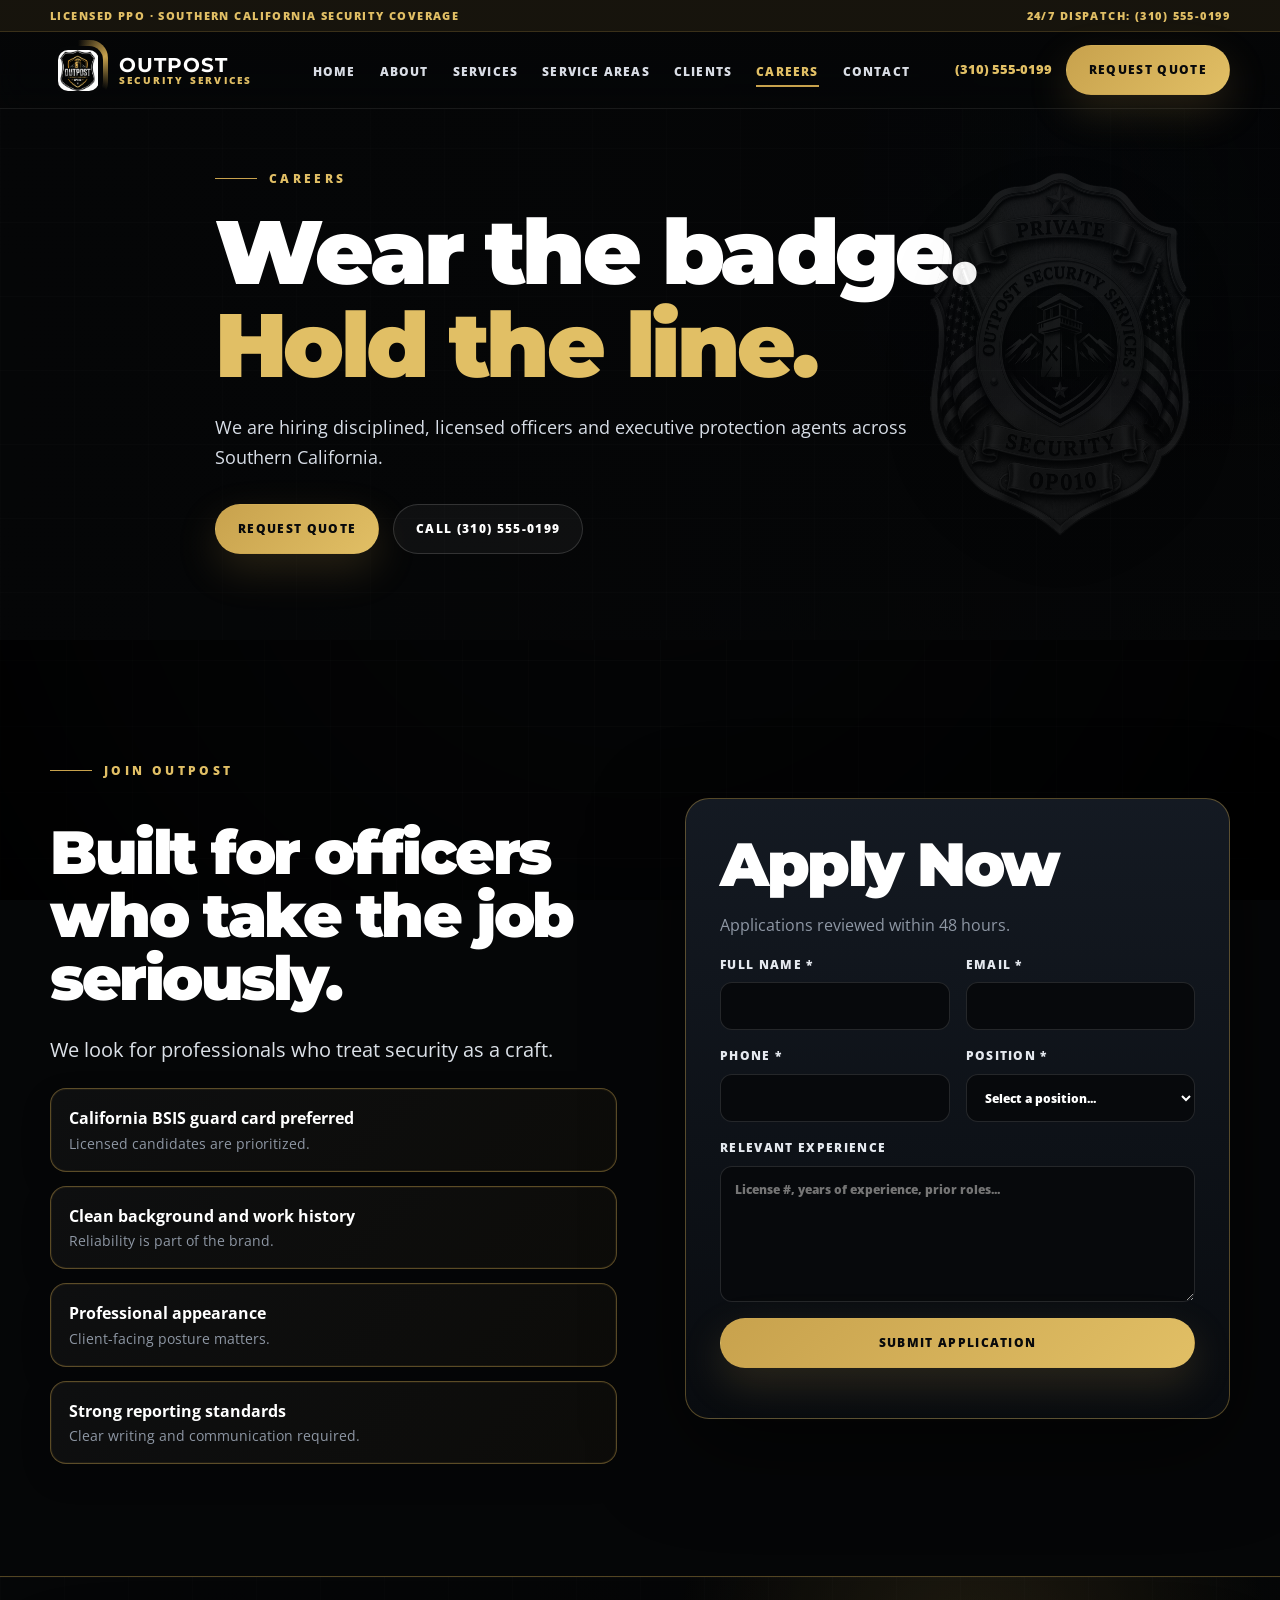
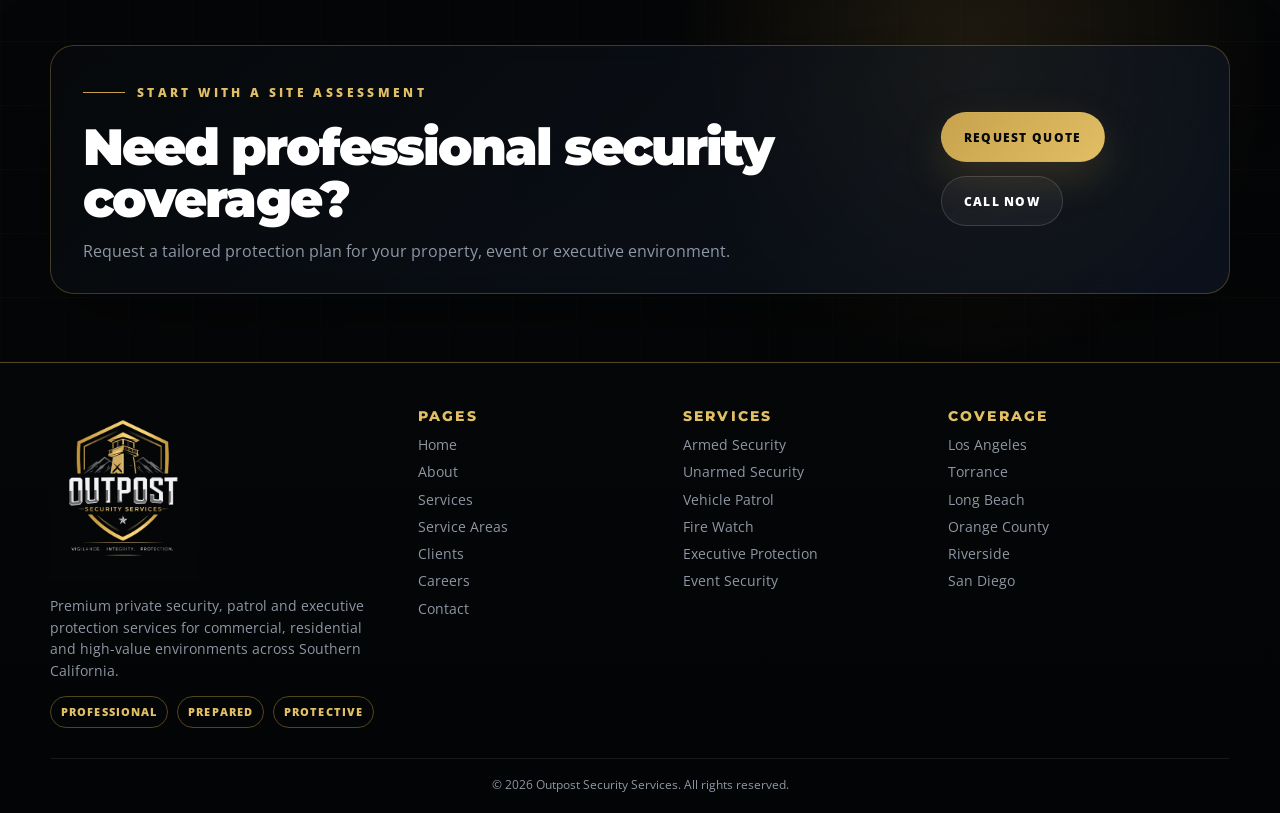
<file: careers.html>
<!DOCTYPE html>

<html lang="en">
<head>
<meta charset="utf-8"/>
<meta content="width=device-width, initial-scale=1" name="viewport"/>
<title>Security Careers | Join Outpost Security Services</title>
<meta content="Apply for security officer, patrol and executive protection positions with Outpost Security Services." name="description"/>
<meta content="#111111" name="theme-color"/>
<link href="https://fonts.googleapis.com" rel="preconnect"/>
<link crossorigin="" href="https://fonts.gstatic.com" rel="preconnect"/>
<link href="https://fonts.googleapis.com/css2?family=Bebas+Neue&amp;family=Montserrat:wght@700;800;900&amp;family=Open+Sans:wght@400;600;700;800&amp;family=Oswald:wght@500;600;700&amp;family=Roboto:wght@400;500;700&amp;display=swap" rel="stylesheet"/>
<link href="assets/images/favicon.png" rel="icon"/>
<link href="assets/css/style.css" rel="stylesheet"/>
<script type="application/ld+json">{"@context":"https://schema.org","@type":"SecurityService","name":"Outpost Security Services","description":"Premium private security, patrol and executive protection services across Southern California.","areaServed":["Los Angeles","Torrance","Long Beach","Orange County","Riverside","San Diego"],"telephone":"+13105550199","email":"dispatch@outpostsecurity.com","url":"https://example.com"}</script>
</head>
<body>
<header class="site-header" data-header="">
<div class="signal-bar">
<div class="container signal-inner">
<span>Licensed PPO · Southern California Security Coverage</span>
<a href="tel:+13105550199">24/7 Dispatch: (310) 555-0199</a>
</div>
</div>
<div class="container nav-wrap">
<a aria-label="Outpost Security Services home" class="brand" href="index.html">
<span class="brand-orbit"><img alt="Outpost Security Services shield logo" src="assets/images/outpost-shield.webp"/></span>
<span class="brand-copy"><strong>OUTPOST</strong><small>Security Services</small></span>
</a>
<nav aria-label="Primary navigation" class="main-nav" data-nav=""><ul><li><a class="" href="index.html">Home</a></li><li><a class="" href="about.html">About</a></li><li><a class="" href="services.html">Services</a></li><li><a class="" href="service-areas.html">Service Areas</a></li><li><a class="" href="clients.html">Clients</a></li><li><a class="active" href="careers.html">Careers</a></li><li><a class="" href="contact.html">Contact</a></li></ul></nav>
<div class="nav-cta">
<a class="nav-phone" href="tel:+13105550199">(310) 555-0199</a>
<a class="btn btn-gold" href="contact.html">Request Quote</a>
</div>
<button aria-expanded="false" aria-label="Open navigation menu" class="menu-toggle" data-menu-toggle="" type="button"><span></span><span></span><span></span></button>
</div>
</header>
<main>
<section class="page-hero" data-hero-rotator=""><div class="hero-slide active" style="--bg:url('https://images.pexels.com/photos/5669602/pexels-photo-5669602.jpeg?auto=compress&amp;cs=tinysrgb&amp;w=1920')"></div><div class="hero-slide" style="--bg:url('https://images.pexels.com/photos/30516935/pexels-photo-30516935.jpeg?auto=compress&amp;cs=tinysrgb&amp;w=1920')"></div><div class="hero-slide" style="--bg:url('https://images.pexels.com/photos/15482700/pexels-photo-15482700.jpeg?auto=compress&amp;cs=tinysrgb&amp;w=1920')"></div>
<div class="container page-hero-inner reveal">
<span class="eyebrow">Careers</span>
<h1>Wear the badge. <span>Hold the line.</span></h1>
<p>We are hiring disciplined, licensed officers and executive protection agents across Southern California.</p>
<div class="hero-actions"><a class="btn btn-gold" href="contact.html">Request Quote</a><a class="btn btn-ghost" href="tel:+13105550199">Call (310) 555-0199</a></div>
</div>
<img alt="" class="page-hero-mark" src="assets/images/outpost-private-badge-transparent.png"/>
</section>
<section class="section"><div class="container split-layout"><div class="copy-block reveal"><span class="eyebrow">Join Outpost</span><h2>Built for officers who take the job seriously.</h2><p class="lead">We look for professionals who treat security as a craft.</p><div class="feature-list"><div><strong>California BSIS guard card preferred</strong><span>Licensed candidates are prioritized.</span></div><div><strong>Clean background and work history</strong><span>Reliability is part of the brand.</span></div><div><strong>Professional appearance</strong><span>Client-facing posture matters.</span></div><div><strong>Strong reporting standards</strong><span>Clear writing and communication required.</span></div></div></div><form class="premium-form reveal delay-1" data-form=""><h2>Apply Now</h2><p>Applications reviewed within 48 hours.</p><div class="form-two"><label>Full Name *<input required=""/></label><label>Email *<input required="" type="email"/></label></div><div class="form-two"><label>Phone *<input required=""/></label><label>Position *<select required=""><option value="">Select a position...</option><option>Unarmed Officer</option><option>Armed Officer</option><option>Patrol Officer</option><option>Executive Protection Agent</option></select></label></div><label>Relevant Experience<textarea placeholder="License #, years of experience, prior roles..."></textarea></label><button class="btn btn-gold" type="submit">Submit Application</button><p aria-live="polite" class="form-status"></p></form></div></section>
</main>
<section class="cta-band">
<div class="container cta-inner reveal">
<div>
<span class="eyebrow">Start With A Site Assessment</span>
<h2>Need professional security coverage?</h2>
<p>Request a tailored protection plan for your property, event or executive environment.</p>
</div>
<div class="cta-actions"><a class="btn btn-gold" href="contact.html">Request Quote</a><a class="btn btn-ghost" href="tel:+13105550199">Call Now</a></div>
</div>
</section>
<footer class="site-footer">
<div class="container footer-grid">
<div class="footer-brand">
<a class="footer-logo" href="index.html"><img alt="Outpost Security Services logo" src="assets/images/outpost-logo.webp"/></a>
<p>Premium private security, patrol and executive protection services for commercial, residential and high-value environments across Southern California.</p>
<div class="footer-tags"><span>Professional</span><span>Prepared</span><span>Protective</span></div>
</div>
<div class="footer-col"><h3>Pages</h3><ul><li><a href="index.html">Home</a></li><li><a href="about.html">About</a></li><li><a href="services.html">Services</a></li><li><a href="service-areas.html">Service Areas</a></li><li><a href="clients.html">Clients</a></li><li><a href="careers.html">Careers</a></li><li><a href="contact.html">Contact</a></li></ul></div>
<div class="footer-col"><h3>Services</h3><ul><li><a href="services.html#armed-security">Armed Security</a></li><li><a href="services.html#unarmed-security">Unarmed Security</a></li><li><a href="services.html#vehicle-patrol">Vehicle Patrol</a></li><li><a href="services.html#fire-watch">Fire Watch</a></li><li><a href="services.html#executive-protection">Executive Protection</a></li><li><a href="services.html#event-security">Event Security</a></li></ul></div>
<div class="footer-col"><h3>Coverage</h3><ul><li><a href="service-areas.html#los-angeles">Los Angeles</a></li><li><a href="service-areas.html#torrance">Torrance</a></li><li><a href="service-areas.html#long-beach">Long Beach</a></li><li><a href="service-areas.html#orange-county">Orange County</a></li><li><a href="service-areas.html#riverside">Riverside</a></li><li><a href="service-areas.html#san-diego">San Diego</a></li></ul></div>
</div>
<div class="container footer-bottom"><span>© 2026 Outpost Security Services. All rights reserved.</span></div>
</footer>
<div class="mobile-dock"><a href="tel:+13105550199">Call Now</a><a href="contact.html">Request Quote</a></div>
<script src="assets/js/main.js"></script>
</body>
</html>
</file>
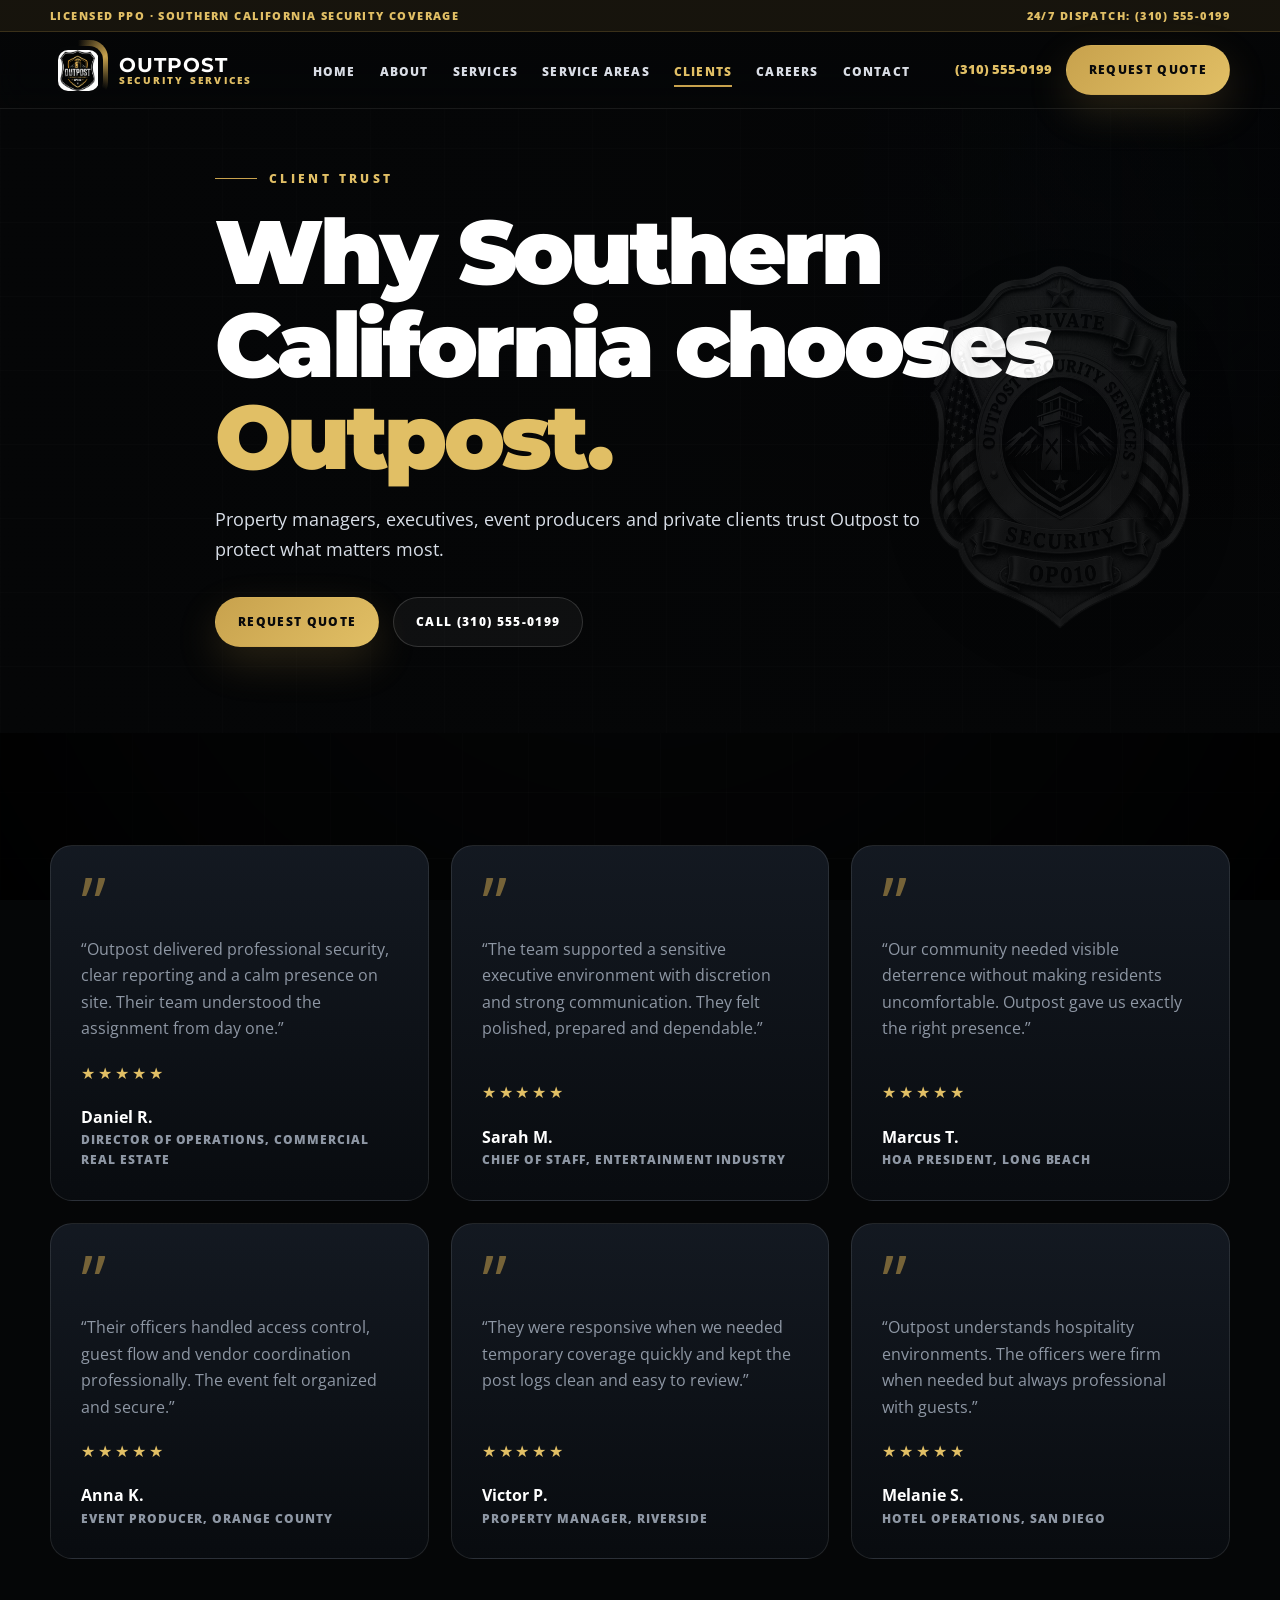
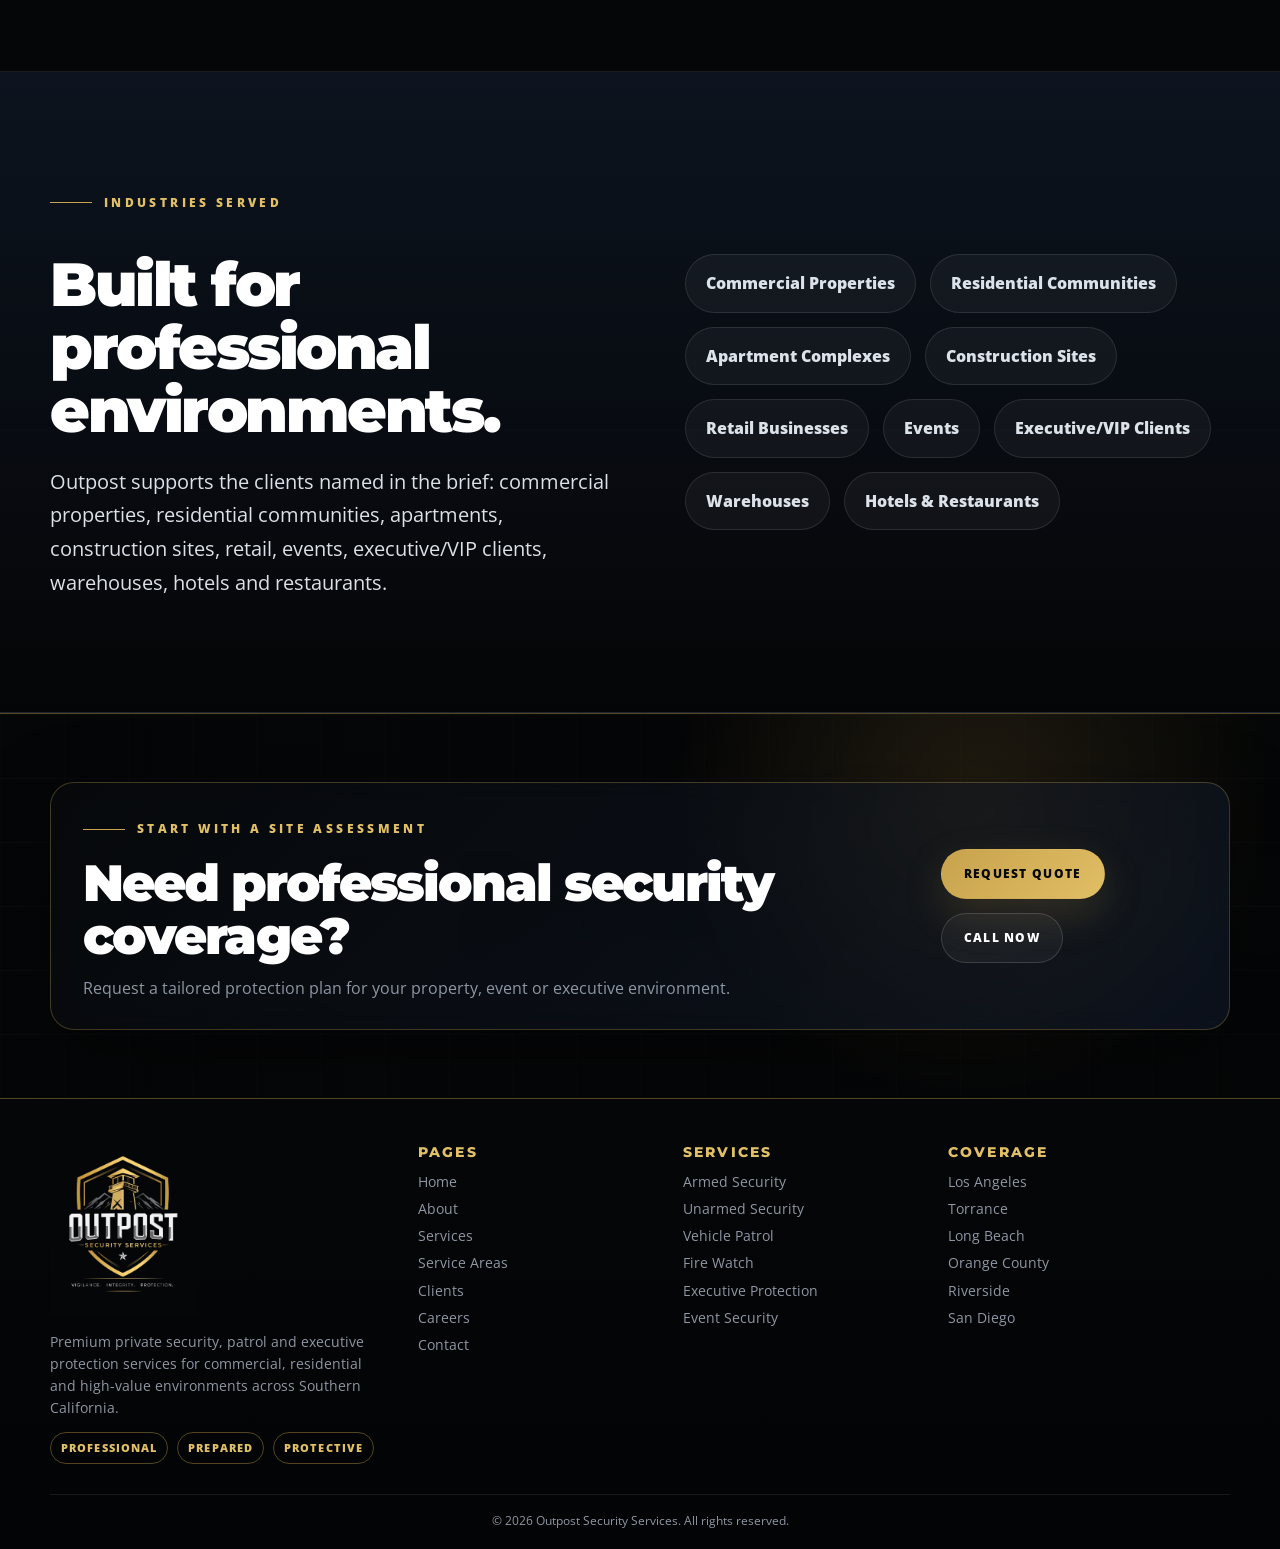
<file: clients.html>
<!DOCTYPE html>

<html lang="en">
<head>
<meta charset="utf-8"/>
<meta content="width=device-width, initial-scale=1" name="viewport"/>
<title>Client Testimonials | Outpost Security Services</title>
<meta content="See why property managers, executives and businesses choose Outpost Security Services." name="description"/>
<meta content="#111111" name="theme-color"/>
<link href="https://fonts.googleapis.com" rel="preconnect"/>
<link crossorigin="" href="https://fonts.gstatic.com" rel="preconnect"/>
<link href="https://fonts.googleapis.com/css2?family=Bebas+Neue&amp;family=Montserrat:wght@700;800;900&amp;family=Open+Sans:wght@400;600;700;800&amp;family=Oswald:wght@500;600;700&amp;family=Roboto:wght@400;500;700&amp;display=swap" rel="stylesheet"/>
<link href="assets/images/favicon.png" rel="icon"/>
<link href="assets/css/style.css" rel="stylesheet"/>
<script type="application/ld+json">{"@context":"https://schema.org","@type":"SecurityService","name":"Outpost Security Services","description":"Premium private security, patrol and executive protection services across Southern California.","areaServed":["Los Angeles","Torrance","Long Beach","Orange County","Riverside","San Diego"],"telephone":"+13105550199","email":"dispatch@outpostsecurity.com","url":"https://example.com"}</script>
</head>
<body>
<header class="site-header" data-header="">
<div class="signal-bar">
<div class="container signal-inner">
<span>Licensed PPO · Southern California Security Coverage</span>
<a href="tel:+13105550199">24/7 Dispatch: (310) 555-0199</a>
</div>
</div>
<div class="container nav-wrap">
<a aria-label="Outpost Security Services home" class="brand" href="index.html">
<span class="brand-orbit"><img alt="Outpost Security Services shield logo" src="assets/images/outpost-shield.webp"/></span>
<span class="brand-copy"><strong>OUTPOST</strong><small>Security Services</small></span>
</a>
<nav aria-label="Primary navigation" class="main-nav" data-nav=""><ul><li><a class="" href="index.html">Home</a></li><li><a class="" href="about.html">About</a></li><li><a class="" href="services.html">Services</a></li><li><a class="" href="service-areas.html">Service Areas</a></li><li><a class="active" href="clients.html">Clients</a></li><li><a class="" href="careers.html">Careers</a></li><li><a class="" href="contact.html">Contact</a></li></ul></nav>
<div class="nav-cta">
<a class="nav-phone" href="tel:+13105550199">(310) 555-0199</a>
<a class="btn btn-gold" href="contact.html">Request Quote</a>
</div>
<button aria-expanded="false" aria-label="Open navigation menu" class="menu-toggle" data-menu-toggle="" type="button"><span></span><span></span><span></span></button>
</div>
</header>
<main>
<section class="page-hero" data-hero-rotator=""><div class="hero-slide active" style="--bg:url('https://images.pexels.com/photos/323705/pexels-photo-323705.jpeg?auto=compress&amp;cs=tinysrgb&amp;w=1920')"></div><div class="hero-slide" style="--bg:url('https://images.pexels.com/photos/30692441/pexels-photo-30692441.jpeg?auto=compress&amp;cs=tinysrgb&amp;w=1920')"></div><div class="hero-slide" style="--bg:url('https://images.pexels.com/photos/18275559/pexels-photo-18275559.jpeg?auto=compress&amp;cs=tinysrgb&amp;w=1920')"></div>
<div class="container page-hero-inner reveal">
<span class="eyebrow">Client Trust</span>
<h1>Why Southern California chooses <span>Outpost.</span></h1>
<p>Property managers, executives, event producers and private clients trust Outpost to protect what matters most.</p>
<div class="hero-actions"><a class="btn btn-gold" href="contact.html">Request Quote</a><a class="btn btn-ghost" href="tel:+13105550199">Call (310) 555-0199</a></div>
</div>
<img alt="" class="page-hero-mark" src="assets/images/outpost-private-badge-transparent.png"/>
</section>
<section class="section"><div class="container testimonial-grid"><article class="testimonial-card reveal delay-0"><div class="quote-mark">”</div><p>“Outpost delivered professional security, clear reporting and a calm presence on site. Their team understood the assignment from day one.”</p><div class="stars">★★★★★</div><strong>Daniel R.</strong><span>Director of Operations, Commercial Real Estate</span></article><article class="testimonial-card reveal delay-1"><div class="quote-mark">”</div><p>“The team supported a sensitive executive environment with discretion and strong communication. They felt polished, prepared and dependable.”</p><div class="stars">★★★★★</div><strong>Sarah M.</strong><span>Chief of Staff, Entertainment Industry</span></article><article class="testimonial-card reveal delay-2"><div class="quote-mark">”</div><p>“Our community needed visible deterrence without making residents uncomfortable. Outpost gave us exactly the right presence.”</p><div class="stars">★★★★★</div><strong>Marcus T.</strong><span>HOA President, Long Beach</span></article><article class="testimonial-card reveal delay-0"><div class="quote-mark">”</div><p>“Their officers handled access control, guest flow and vendor coordination professionally. The event felt organized and secure.”</p><div class="stars">★★★★★</div><strong>Anna K.</strong><span>Event Producer, Orange County</span></article><article class="testimonial-card reveal delay-1"><div class="quote-mark">”</div><p>“They were responsive when we needed temporary coverage quickly and kept the post logs clean and easy to review.”</p><div class="stars">★★★★★</div><strong>Victor P.</strong><span>Property Manager, Riverside</span></article><article class="testimonial-card reveal delay-2"><div class="quote-mark">”</div><p>“Outpost understands hospitality environments. The officers were firm when needed but always professional with guests.”</p><div class="stars">★★★★★</div><strong>Melanie S.</strong><span>Hotel Operations, San Diego</span></article></div></section>
<section class="section section-elevated"><div class="container split-layout"><div class="copy-block reveal"><span class="eyebrow">Industries Served</span><h2>Built for professional environments.</h2><p class="lead">Outpost supports the clients named in the brief: commercial properties, residential communities, apartments, construction sites, retail, events, executive/VIP clients, warehouses, hotels and restaurants.</p></div><div class="industry-cloud reveal delay-1"><span>Commercial Properties</span><span>Residential Communities</span><span>Apartment Complexes</span><span>Construction Sites</span><span>Retail Businesses</span><span>Events</span><span>Executive/VIP Clients</span><span>Warehouses</span><span>Hotels &amp; Restaurants</span></div></div></section>
</main>
<section class="cta-band">
<div class="container cta-inner reveal">
<div>
<span class="eyebrow">Start With A Site Assessment</span>
<h2>Need professional security coverage?</h2>
<p>Request a tailored protection plan for your property, event or executive environment.</p>
</div>
<div class="cta-actions"><a class="btn btn-gold" href="contact.html">Request Quote</a><a class="btn btn-ghost" href="tel:+13105550199">Call Now</a></div>
</div>
</section>
<footer class="site-footer">
<div class="container footer-grid">
<div class="footer-brand">
<a class="footer-logo" href="index.html"><img alt="Outpost Security Services logo" src="assets/images/outpost-logo.webp"/></a>
<p>Premium private security, patrol and executive protection services for commercial, residential and high-value environments across Southern California.</p>
<div class="footer-tags"><span>Professional</span><span>Prepared</span><span>Protective</span></div>
</div>
<div class="footer-col"><h3>Pages</h3><ul><li><a href="index.html">Home</a></li><li><a href="about.html">About</a></li><li><a href="services.html">Services</a></li><li><a href="service-areas.html">Service Areas</a></li><li><a href="clients.html">Clients</a></li><li><a href="careers.html">Careers</a></li><li><a href="contact.html">Contact</a></li></ul></div>
<div class="footer-col"><h3>Services</h3><ul><li><a href="services.html#armed-security">Armed Security</a></li><li><a href="services.html#unarmed-security">Unarmed Security</a></li><li><a href="services.html#vehicle-patrol">Vehicle Patrol</a></li><li><a href="services.html#fire-watch">Fire Watch</a></li><li><a href="services.html#executive-protection">Executive Protection</a></li><li><a href="services.html#event-security">Event Security</a></li></ul></div>
<div class="footer-col"><h3>Coverage</h3><ul><li><a href="service-areas.html#los-angeles">Los Angeles</a></li><li><a href="service-areas.html#torrance">Torrance</a></li><li><a href="service-areas.html#long-beach">Long Beach</a></li><li><a href="service-areas.html#orange-county">Orange County</a></li><li><a href="service-areas.html#riverside">Riverside</a></li><li><a href="service-areas.html#san-diego">San Diego</a></li></ul></div>
</div>
<div class="container footer-bottom"><span>© 2026 Outpost Security Services. All rights reserved.</span></div>
</footer>
<div class="mobile-dock"><a href="tel:+13105550199">Call Now</a><a href="contact.html">Request Quote</a></div>
<script src="assets/js/main.js"></script>
</body>
</html>
</file>
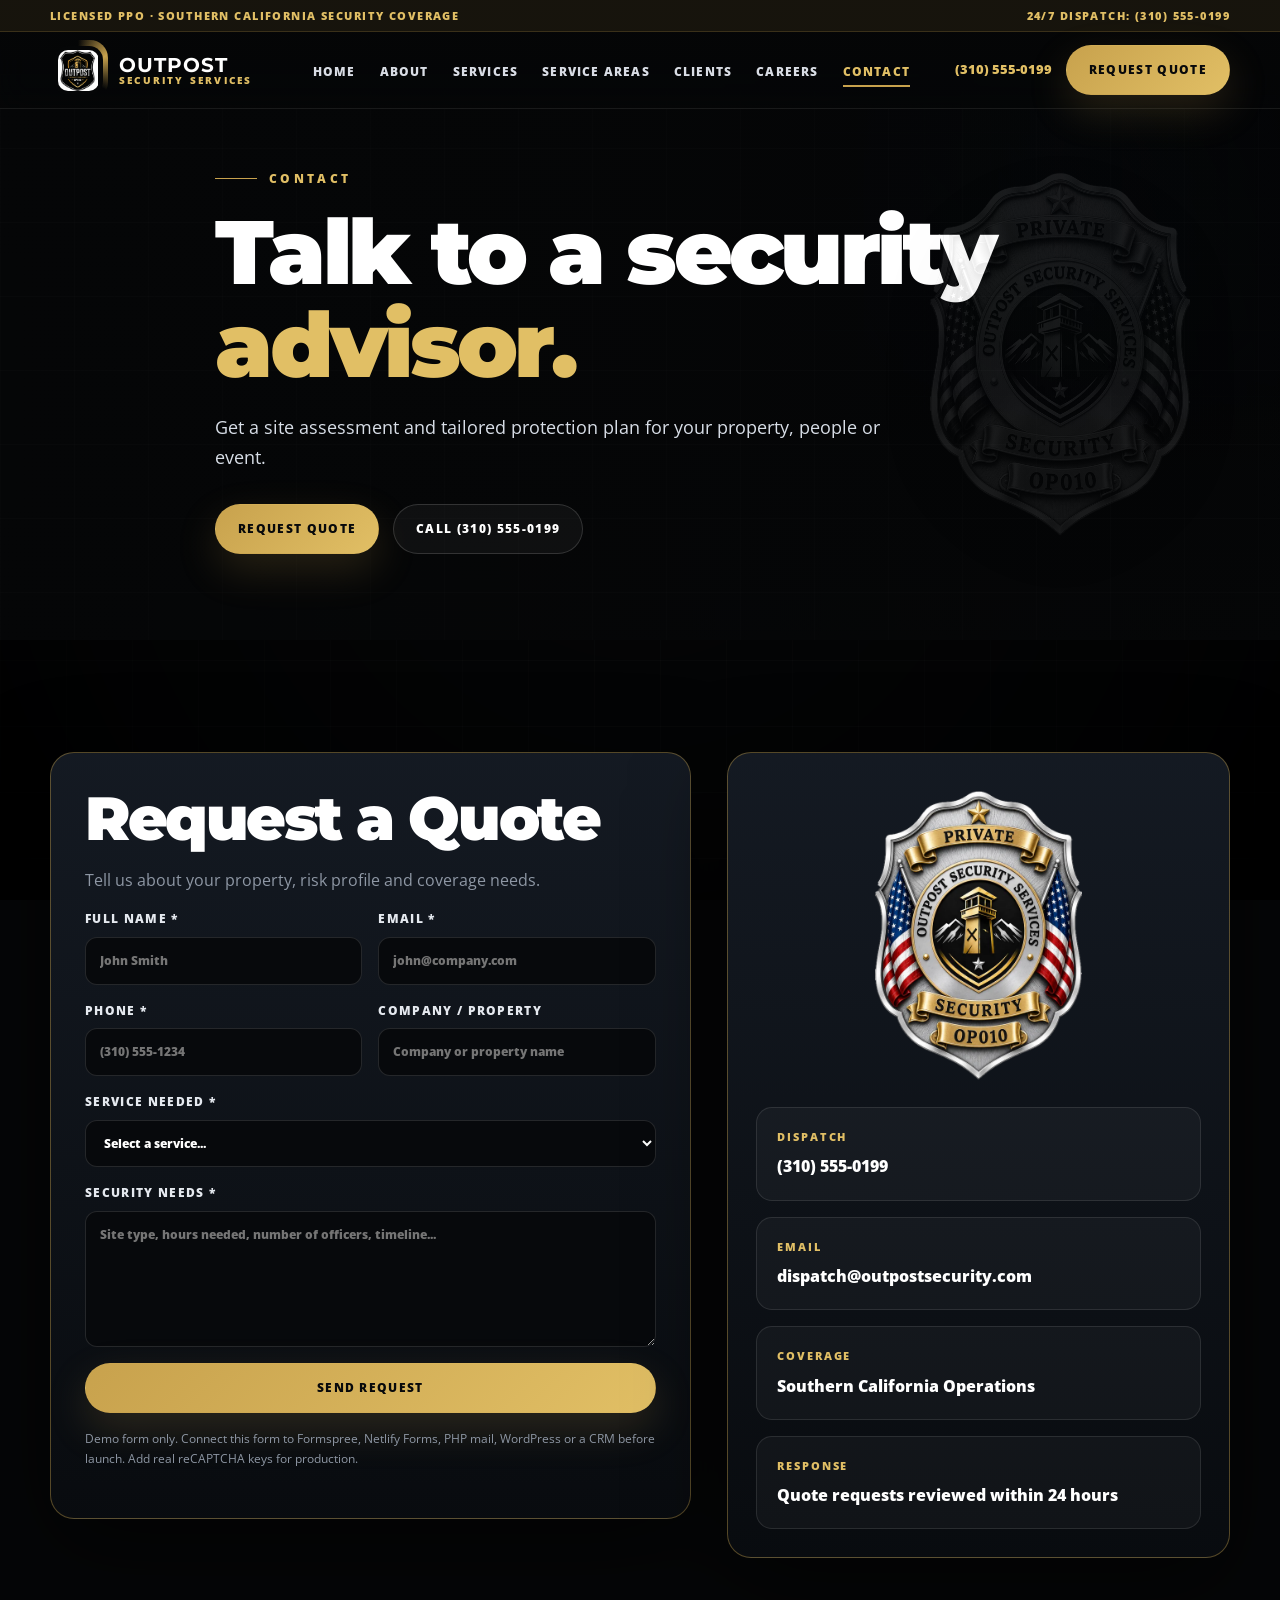
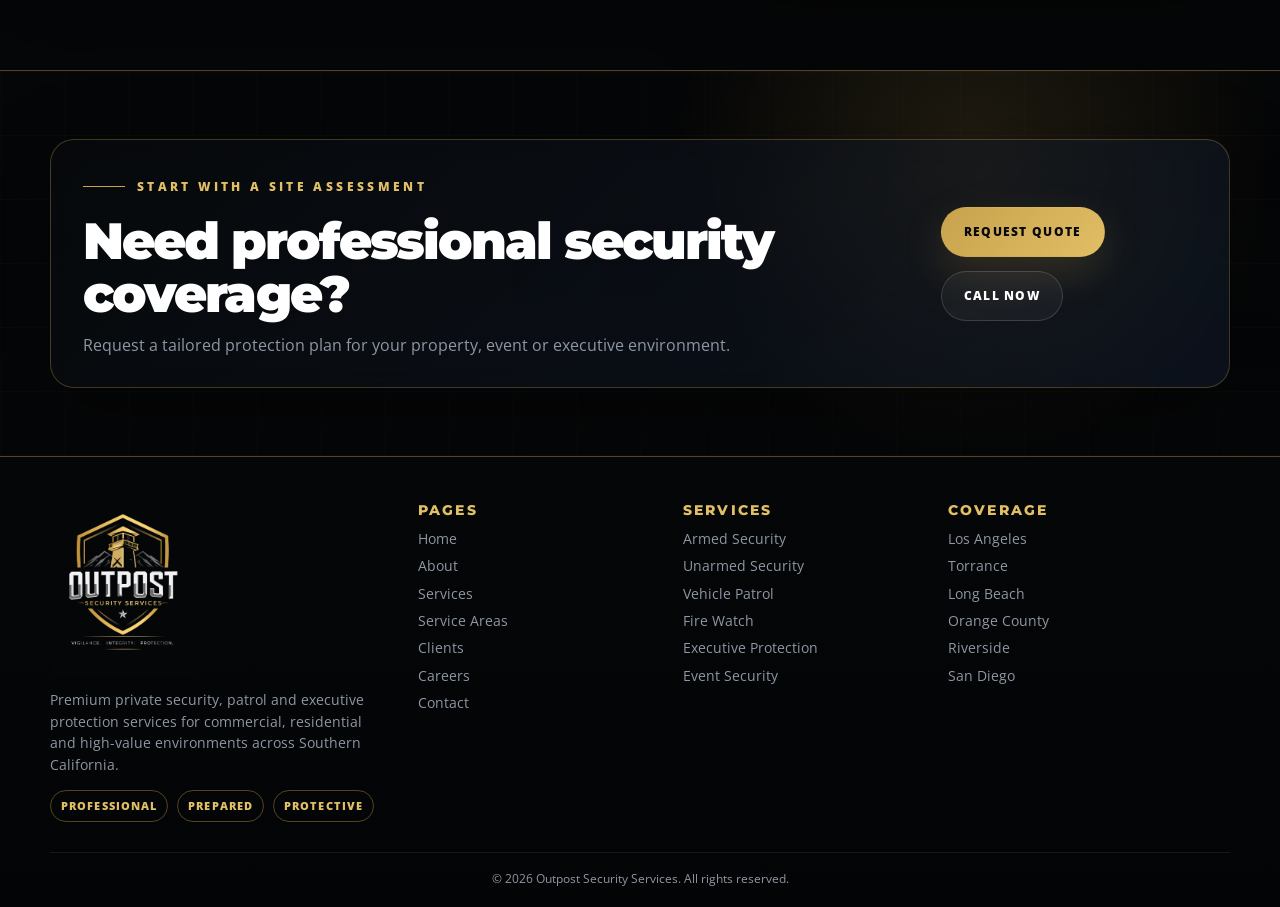
<file: contact.html>
<!DOCTYPE html>

<html lang="en">
<head>
<meta charset="utf-8"/>
<meta content="width=device-width, initial-scale=1" name="viewport"/>
<title>Contact Outpost Security Services | Request a Security Quote</title>
<meta content="Request a security consultation, call dispatch or submit a quote request to Outpost Security Services." name="description"/>
<meta content="#111111" name="theme-color"/>
<link href="https://fonts.googleapis.com" rel="preconnect"/>
<link crossorigin="" href="https://fonts.gstatic.com" rel="preconnect"/>
<link href="https://fonts.googleapis.com/css2?family=Bebas+Neue&amp;family=Montserrat:wght@700;800;900&amp;family=Open+Sans:wght@400;600;700;800&amp;family=Oswald:wght@500;600;700&amp;family=Roboto:wght@400;500;700&amp;display=swap" rel="stylesheet"/>
<link href="assets/images/favicon.png" rel="icon"/>
<link href="assets/css/style.css" rel="stylesheet"/>
<script type="application/ld+json">{"@context":"https://schema.org","@type":"SecurityService","name":"Outpost Security Services","description":"Premium private security, patrol and executive protection services across Southern California.","areaServed":["Los Angeles","Torrance","Long Beach","Orange County","Riverside","San Diego"],"telephone":"+13105550199","email":"dispatch@outpostsecurity.com","url":"https://example.com"}</script>
</head>
<body>
<header class="site-header" data-header="">
<div class="signal-bar">
<div class="container signal-inner">
<span>Licensed PPO · Southern California Security Coverage</span>
<a href="tel:+13105550199">24/7 Dispatch: (310) 555-0199</a>
</div>
</div>
<div class="container nav-wrap">
<a aria-label="Outpost Security Services home" class="brand" href="index.html">
<span class="brand-orbit"><img alt="Outpost Security Services shield logo" src="assets/images/outpost-shield.webp"/></span>
<span class="brand-copy"><strong>OUTPOST</strong><small>Security Services</small></span>
</a>
<nav aria-label="Primary navigation" class="main-nav" data-nav=""><ul><li><a class="" href="index.html">Home</a></li><li><a class="" href="about.html">About</a></li><li><a class="" href="services.html">Services</a></li><li><a class="" href="service-areas.html">Service Areas</a></li><li><a class="" href="clients.html">Clients</a></li><li><a class="" href="careers.html">Careers</a></li><li><a class="active" href="contact.html">Contact</a></li></ul></nav>
<div class="nav-cta">
<a class="nav-phone" href="tel:+13105550199">(310) 555-0199</a>
<a class="btn btn-gold" href="contact.html">Request Quote</a>
</div>
<button aria-expanded="false" aria-label="Open navigation menu" class="menu-toggle" data-menu-toggle="" type="button"><span></span><span></span><span></span></button>
</div>
</header>
<main>
<section class="page-hero" data-hero-rotator=""><div class="hero-slide active" style="--bg:url('https://images.pexels.com/photos/30481728/pexels-photo-30481728.jpeg?auto=compress&amp;cs=tinysrgb&amp;w=1920')"></div><div class="hero-slide" style="--bg:url('https://images.pexels.com/photos/30692441/pexels-photo-30692441.jpeg?auto=compress&amp;cs=tinysrgb&amp;w=1920')"></div><div class="hero-slide" style="--bg:url('https://images.pexels.com/photos/14589851/pexels-photo-14589851.jpeg?auto=compress&amp;cs=tinysrgb&amp;w=1920')"></div>
<div class="container page-hero-inner reveal">
<span class="eyebrow">Contact</span>
<h1>Talk to a security <span>advisor.</span></h1>
<p>Get a site assessment and tailored protection plan for your property, people or event.</p>
<div class="hero-actions"><a class="btn btn-gold" href="contact.html">Request Quote</a><a class="btn btn-ghost" href="tel:+13105550199">Call (310) 555-0199</a></div>
</div>
<img alt="" class="page-hero-mark" src="assets/images/outpost-private-badge-transparent.png"/>
</section>
<section class="section"><div class="container contact-grid"><form class="premium-form reveal" data-form=""><h2>Request a Quote</h2><p>Tell us about your property, risk profile and coverage needs.</p><div class="form-two"><label>Full Name *<input placeholder="John Smith" required=""/></label><label>Email *<input placeholder="john@company.com" required="" type="email"/></label></div><div class="form-two"><label>Phone *<input placeholder="(310) 555-1234" required=""/></label><label>Company / Property<input placeholder="Company or property name"/></label></div><label>Service Needed *<select required=""><option value="">Select a service...</option><option>Armed Security</option><option>Unarmed Security</option><option>Vehicle Patrol</option><option>Fire Watch</option><option>Executive Protection</option><option>Event Security</option><option>Construction Site Security</option><option>Residential Security</option><option>Commercial Security</option><option>Loss Prevention</option><option>Security Consulting</option><option>Emergency Response Services</option></select></label><label>Security Needs *<textarea placeholder="Site type, hours needed, number of officers, timeline..." required=""></textarea></label><button class="btn btn-gold" type="submit">Send Request</button><p class="form-note">Demo form only. Connect this form to Formspree, Netlify Forms, PHP mail, WordPress or a CRM before launch. Add real reCAPTCHA keys for production.</p><p aria-live="polite" class="form-status"></p></form><aside class="contact-panel reveal delay-1"><img alt="Outpost private security badge" src="assets/images/outpost-private-badge-transparent.png"/><div class="contact-info"><span>Dispatch</span><a href="tel:+13105550199">(310) 555-0199</a></div><div class="contact-info"><span>Email</span><a href="mailto:dispatch@outpostsecurity.com">dispatch@outpostsecurity.com</a></div><div class="contact-info"><span>Coverage</span><strong>Southern California Operations</strong></div><div class="contact-info"><span>Response</span><strong>Quote requests reviewed within 24 hours</strong></div></aside></div></section>
</main>
<section class="cta-band">
<div class="container cta-inner reveal">
<div>
<span class="eyebrow">Start With A Site Assessment</span>
<h2>Need professional security coverage?</h2>
<p>Request a tailored protection plan for your property, event or executive environment.</p>
</div>
<div class="cta-actions"><a class="btn btn-gold" href="contact.html">Request Quote</a><a class="btn btn-ghost" href="tel:+13105550199">Call Now</a></div>
</div>
</section>
<footer class="site-footer">
<div class="container footer-grid">
<div class="footer-brand">
<a class="footer-logo" href="index.html"><img alt="Outpost Security Services logo" src="assets/images/outpost-logo.webp"/></a>
<p>Premium private security, patrol and executive protection services for commercial, residential and high-value environments across Southern California.</p>
<div class="footer-tags"><span>Professional</span><span>Prepared</span><span>Protective</span></div>
</div>
<div class="footer-col"><h3>Pages</h3><ul><li><a href="index.html">Home</a></li><li><a href="about.html">About</a></li><li><a href="services.html">Services</a></li><li><a href="service-areas.html">Service Areas</a></li><li><a href="clients.html">Clients</a></li><li><a href="careers.html">Careers</a></li><li><a href="contact.html">Contact</a></li></ul></div>
<div class="footer-col"><h3>Services</h3><ul><li><a href="services.html#armed-security">Armed Security</a></li><li><a href="services.html#unarmed-security">Unarmed Security</a></li><li><a href="services.html#vehicle-patrol">Vehicle Patrol</a></li><li><a href="services.html#fire-watch">Fire Watch</a></li><li><a href="services.html#executive-protection">Executive Protection</a></li><li><a href="services.html#event-security">Event Security</a></li></ul></div>
<div class="footer-col"><h3>Coverage</h3><ul><li><a href="service-areas.html#los-angeles">Los Angeles</a></li><li><a href="service-areas.html#torrance">Torrance</a></li><li><a href="service-areas.html#long-beach">Long Beach</a></li><li><a href="service-areas.html#orange-county">Orange County</a></li><li><a href="service-areas.html#riverside">Riverside</a></li><li><a href="service-areas.html#san-diego">San Diego</a></li></ul></div>
</div>
<div class="container footer-bottom"><span>© 2026 Outpost Security Services. All rights reserved.</span></div>
</footer>
<div class="mobile-dock"><a href="tel:+13105550199">Call Now</a><a href="contact.html">Request Quote</a></div>
<script src="assets/js/main.js"></script>
</body>
</html>
</file>
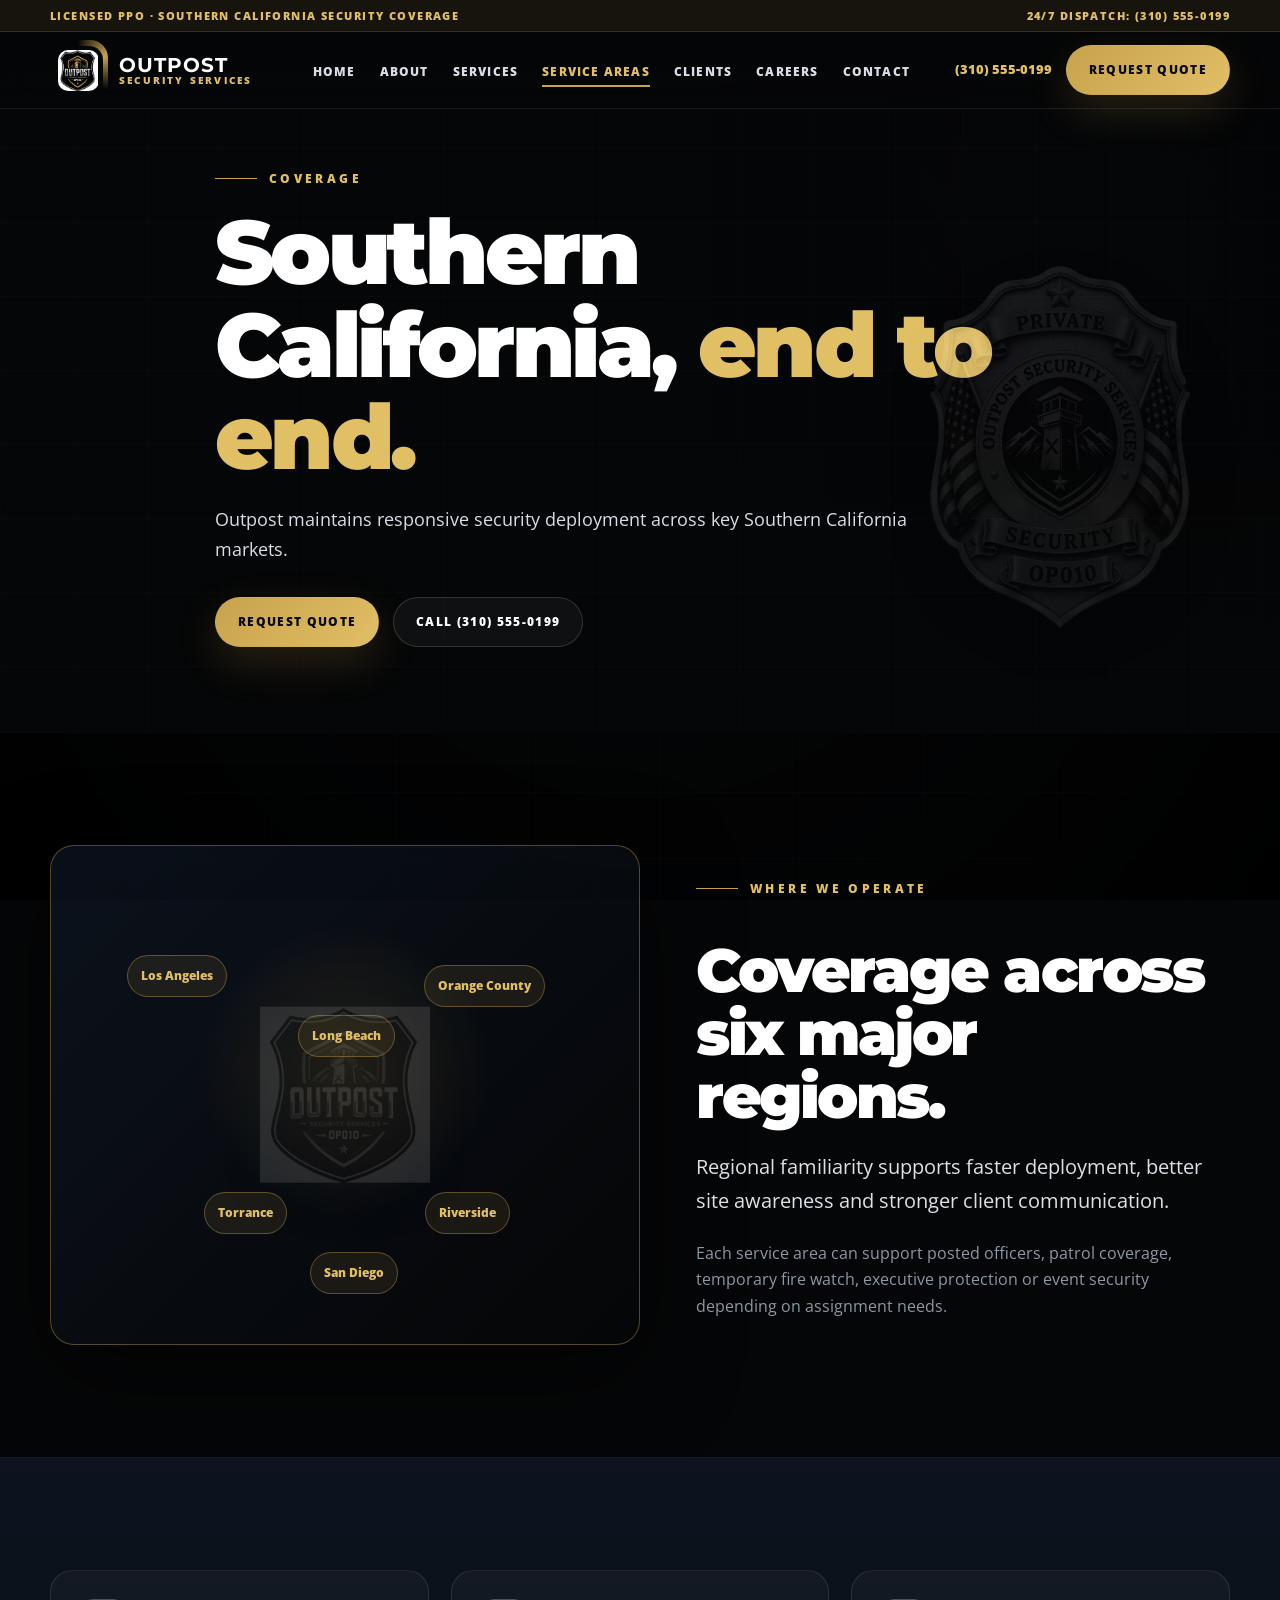
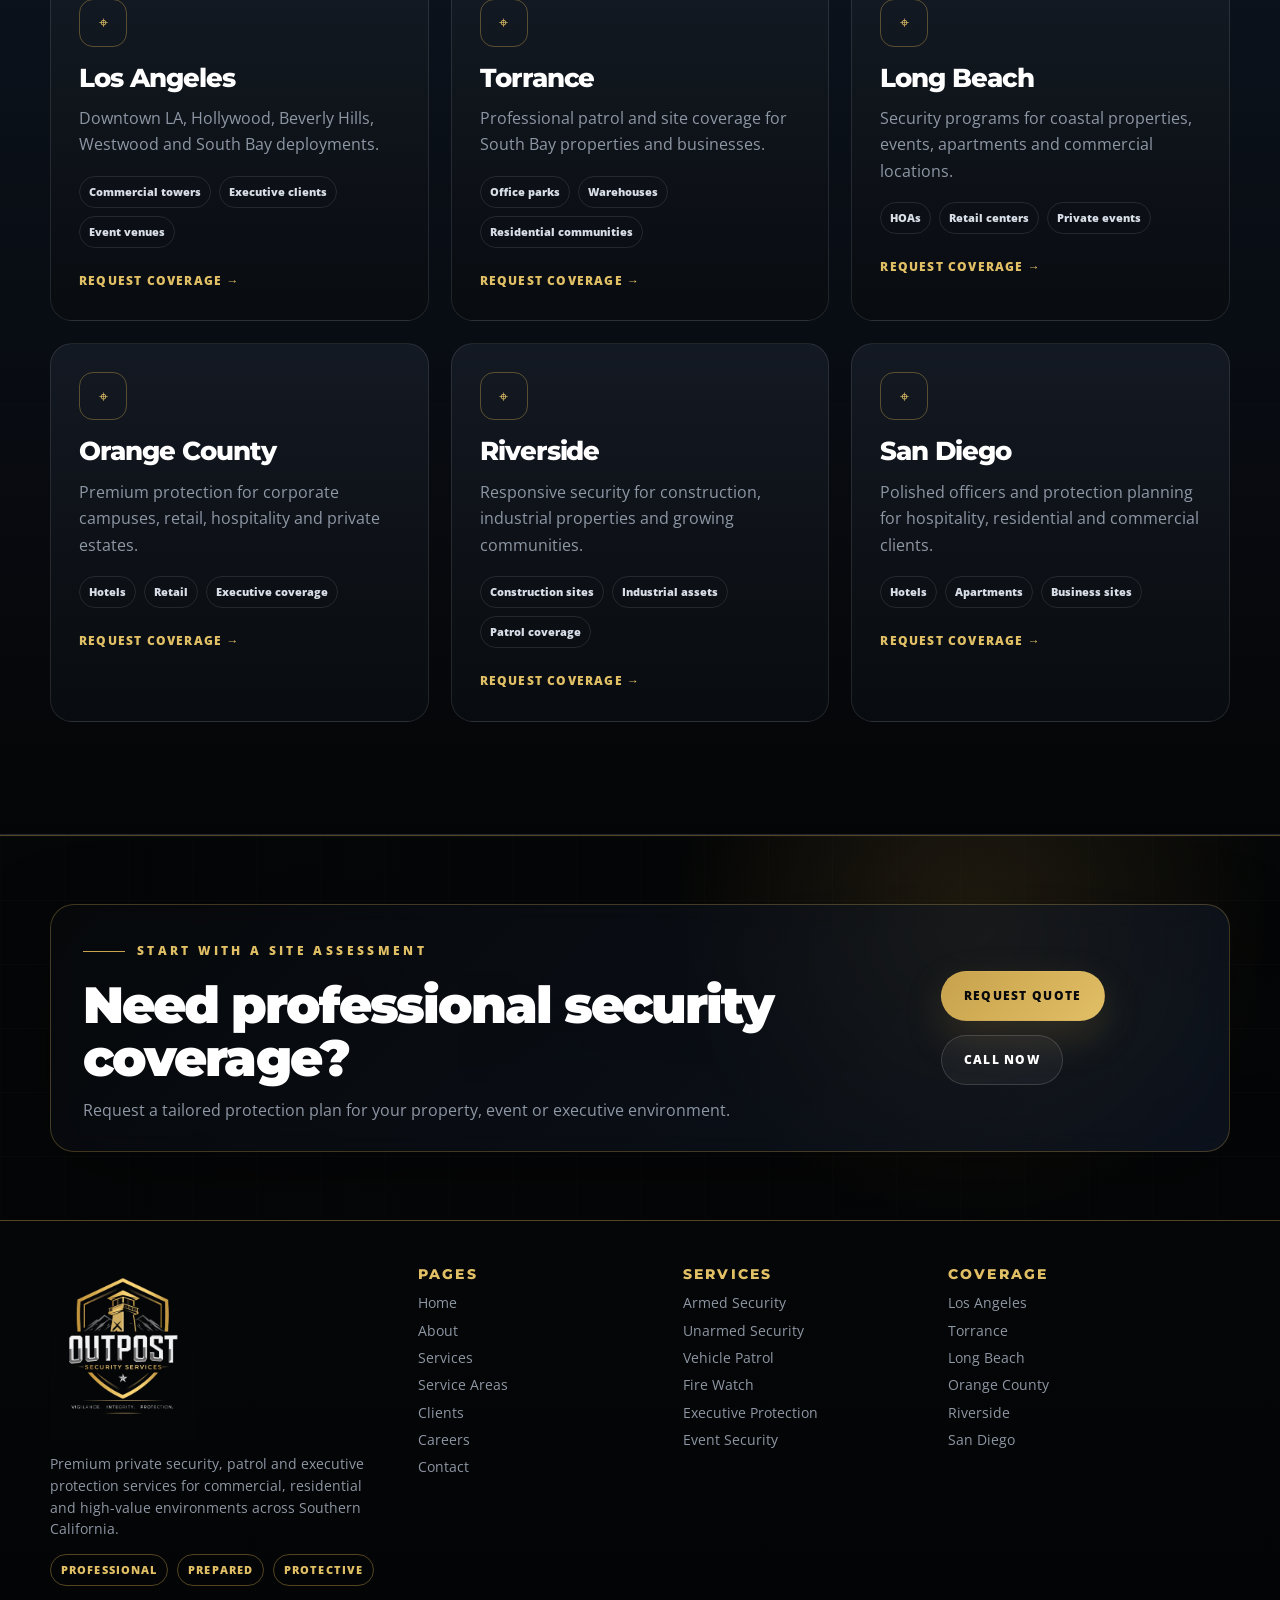
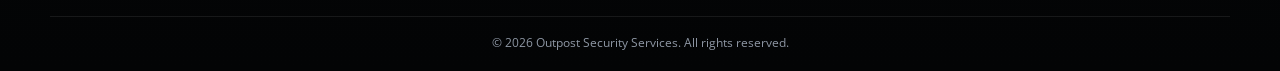
<file: service-areas.html>
<!DOCTYPE html>

<html lang="en">
<head>
<meta charset="utf-8"/>
<meta content="width=device-width, initial-scale=1" name="viewport"/>
<title>Security Service Areas | Los Angeles, Torrance, Long Beach, Orange County, Riverside &amp; San Diego</title>
<meta content="Outpost Security Services coverage across Southern California including Los Angeles, Torrance, Long Beach, Orange County, Riverside and San Diego." name="description"/>
<meta content="#111111" name="theme-color"/>
<link href="https://fonts.googleapis.com" rel="preconnect"/>
<link crossorigin="" href="https://fonts.gstatic.com" rel="preconnect"/>
<link href="https://fonts.googleapis.com/css2?family=Bebas+Neue&amp;family=Montserrat:wght@700;800;900&amp;family=Open+Sans:wght@400;600;700;800&amp;family=Oswald:wght@500;600;700&amp;family=Roboto:wght@400;500;700&amp;display=swap" rel="stylesheet"/>
<link href="assets/images/favicon.png" rel="icon"/>
<link href="assets/css/style.css" rel="stylesheet"/>
<script type="application/ld+json">{"@context":"https://schema.org","@type":"SecurityService","name":"Outpost Security Services","description":"Premium private security, patrol and executive protection services across Southern California.","areaServed":["Los Angeles","Torrance","Long Beach","Orange County","Riverside","San Diego"],"telephone":"+13105550199","email":"dispatch@outpostsecurity.com","url":"https://example.com"}</script>
</head>
<body>
<header class="site-header" data-header="">
<div class="signal-bar">
<div class="container signal-inner">
<span>Licensed PPO · Southern California Security Coverage</span>
<a href="tel:+13105550199">24/7 Dispatch: (310) 555-0199</a>
</div>
</div>
<div class="container nav-wrap">
<a aria-label="Outpost Security Services home" class="brand" href="index.html">
<span class="brand-orbit"><img alt="Outpost Security Services shield logo" src="assets/images/outpost-shield.webp"/></span>
<span class="brand-copy"><strong>OUTPOST</strong><small>Security Services</small></span>
</a>
<nav aria-label="Primary navigation" class="main-nav" data-nav=""><ul><li><a class="" href="index.html">Home</a></li><li><a class="" href="about.html">About</a></li><li><a class="" href="services.html">Services</a></li><li><a class="active" href="service-areas.html">Service Areas</a></li><li><a class="" href="clients.html">Clients</a></li><li><a class="" href="careers.html">Careers</a></li><li><a class="" href="contact.html">Contact</a></li></ul></nav>
<div class="nav-cta">
<a class="nav-phone" href="tel:+13105550199">(310) 555-0199</a>
<a class="btn btn-gold" href="contact.html">Request Quote</a>
</div>
<button aria-expanded="false" aria-label="Open navigation menu" class="menu-toggle" data-menu-toggle="" type="button"><span></span><span></span><span></span></button>
</div>
</header>
<main>
<section class="page-hero" data-hero-rotator=""><div class="hero-slide active" style="--bg:url('https://images.pexels.com/photos/356830/pexels-photo-356830.jpeg?auto=compress&amp;cs=tinysrgb&amp;w=1920')"></div><div class="hero-slide" style="--bg:url('https://images.pexels.com/photos/342113/pexels-photo-342113.jpeg?auto=compress&amp;cs=tinysrgb&amp;w=1920')"></div><div class="hero-slide" style="--bg:url('https://images.pexels.com/photos/208701/pexels-photo-208701.jpeg?auto=compress&amp;cs=tinysrgb&amp;w=1920')"></div>
<div class="container page-hero-inner reveal">
<span class="eyebrow">Coverage</span>
<h1>Southern California, <span>end to end.</span></h1>
<p>Outpost maintains responsive security deployment across key Southern California markets.</p>
<div class="hero-actions"><a class="btn btn-gold" href="contact.html">Request Quote</a><a class="btn btn-ghost" href="tel:+13105550199">Call (310) 555-0199</a></div>
</div>
<img alt="" class="page-hero-mark" src="assets/images/outpost-private-badge-transparent.png"/>
</section>
<section class="section"><div class="container coverage-layout"><div class="coverage-map large reveal"><img alt="Outpost shield watermark" src="assets/images/outpost-shield.webp"/><span>Los Angeles</span><span>Torrance</span><span>Long Beach</span><span>Orange County</span><span>Riverside</span><span>San Diego</span></div><div class="copy-block reveal delay-1"><span class="eyebrow">Where We Operate</span><h2>Coverage across six major regions.</h2><p class="lead">Regional familiarity supports faster deployment, better site awareness and stronger client communication.</p><p>Each service area can support posted officers, patrol coverage, temporary fire watch, executive protection or event security depending on assignment needs.</p></div></div></section>
<section class="section section-elevated"><div class="container area-grid"><article class="area-card reveal delay-0" id="los-angeles">
<div class="area-icon">⌖</div><h3>Los Angeles</h3><p>Downtown LA, Hollywood, Beverly Hills, Westwood and South Bay deployments.</p><div class="area-tags"><span>Commercial towers</span><span>Executive clients</span><span>Event venues</span></div><a class="text-link" href="contact.html">Request coverage →</a>
</article>
<article class="area-card reveal delay-1" id="torrance">
<div class="area-icon">⌖</div><h3>Torrance</h3><p>Professional patrol and site coverage for South Bay properties and businesses.</p><div class="area-tags"><span>Office parks</span><span>Warehouses</span><span>Residential communities</span></div><a class="text-link" href="contact.html">Request coverage →</a>
</article>
<article class="area-card reveal delay-2" id="long-beach">
<div class="area-icon">⌖</div><h3>Long Beach</h3><p>Security programs for coastal properties, events, apartments and commercial locations.</p><div class="area-tags"><span>HOAs</span><span>Retail centers</span><span>Private events</span></div><a class="text-link" href="contact.html">Request coverage →</a>
</article>
<article class="area-card reveal delay-0" id="orange-county">
<div class="area-icon">⌖</div><h3>Orange County</h3><p>Premium protection for corporate campuses, retail, hospitality and private estates.</p><div class="area-tags"><span>Hotels</span><span>Retail</span><span>Executive coverage</span></div><a class="text-link" href="contact.html">Request coverage →</a>
</article>
<article class="area-card reveal delay-1" id="riverside">
<div class="area-icon">⌖</div><h3>Riverside</h3><p>Responsive security for construction, industrial properties and growing communities.</p><div class="area-tags"><span>Construction sites</span><span>Industrial assets</span><span>Patrol coverage</span></div><a class="text-link" href="contact.html">Request coverage →</a>
</article>
<article class="area-card reveal delay-2" id="san-diego">
<div class="area-icon">⌖</div><h3>San Diego</h3><p>Polished officers and protection planning for hospitality, residential and commercial clients.</p><div class="area-tags"><span>Hotels</span><span>Apartments</span><span>Business sites</span></div><a class="text-link" href="contact.html">Request coverage →</a>
</article></div></section>
</main>
<section class="cta-band">
<div class="container cta-inner reveal">
<div>
<span class="eyebrow">Start With A Site Assessment</span>
<h2>Need professional security coverage?</h2>
<p>Request a tailored protection plan for your property, event or executive environment.</p>
</div>
<div class="cta-actions"><a class="btn btn-gold" href="contact.html">Request Quote</a><a class="btn btn-ghost" href="tel:+13105550199">Call Now</a></div>
</div>
</section>
<footer class="site-footer">
<div class="container footer-grid">
<div class="footer-brand">
<a class="footer-logo" href="index.html"><img alt="Outpost Security Services logo" src="assets/images/outpost-logo.webp"/></a>
<p>Premium private security, patrol and executive protection services for commercial, residential and high-value environments across Southern California.</p>
<div class="footer-tags"><span>Professional</span><span>Prepared</span><span>Protective</span></div>
</div>
<div class="footer-col"><h3>Pages</h3><ul><li><a href="index.html">Home</a></li><li><a href="about.html">About</a></li><li><a href="services.html">Services</a></li><li><a href="service-areas.html">Service Areas</a></li><li><a href="clients.html">Clients</a></li><li><a href="careers.html">Careers</a></li><li><a href="contact.html">Contact</a></li></ul></div>
<div class="footer-col"><h3>Services</h3><ul><li><a href="services.html#armed-security">Armed Security</a></li><li><a href="services.html#unarmed-security">Unarmed Security</a></li><li><a href="services.html#vehicle-patrol">Vehicle Patrol</a></li><li><a href="services.html#fire-watch">Fire Watch</a></li><li><a href="services.html#executive-protection">Executive Protection</a></li><li><a href="services.html#event-security">Event Security</a></li></ul></div>
<div class="footer-col"><h3>Coverage</h3><ul><li><a href="service-areas.html#los-angeles">Los Angeles</a></li><li><a href="service-areas.html#torrance">Torrance</a></li><li><a href="service-areas.html#long-beach">Long Beach</a></li><li><a href="service-areas.html#orange-county">Orange County</a></li><li><a href="service-areas.html#riverside">Riverside</a></li><li><a href="service-areas.html#san-diego">San Diego</a></li></ul></div>
</div>
<div class="container footer-bottom"><span>© 2026 Outpost Security Services. All rights reserved.</span></div>
</footer>
<div class="mobile-dock"><a href="tel:+13105550199">Call Now</a><a href="contact.html">Request Quote</a></div>
<script src="assets/js/main.js"></script>
</body>
</html>
</file>
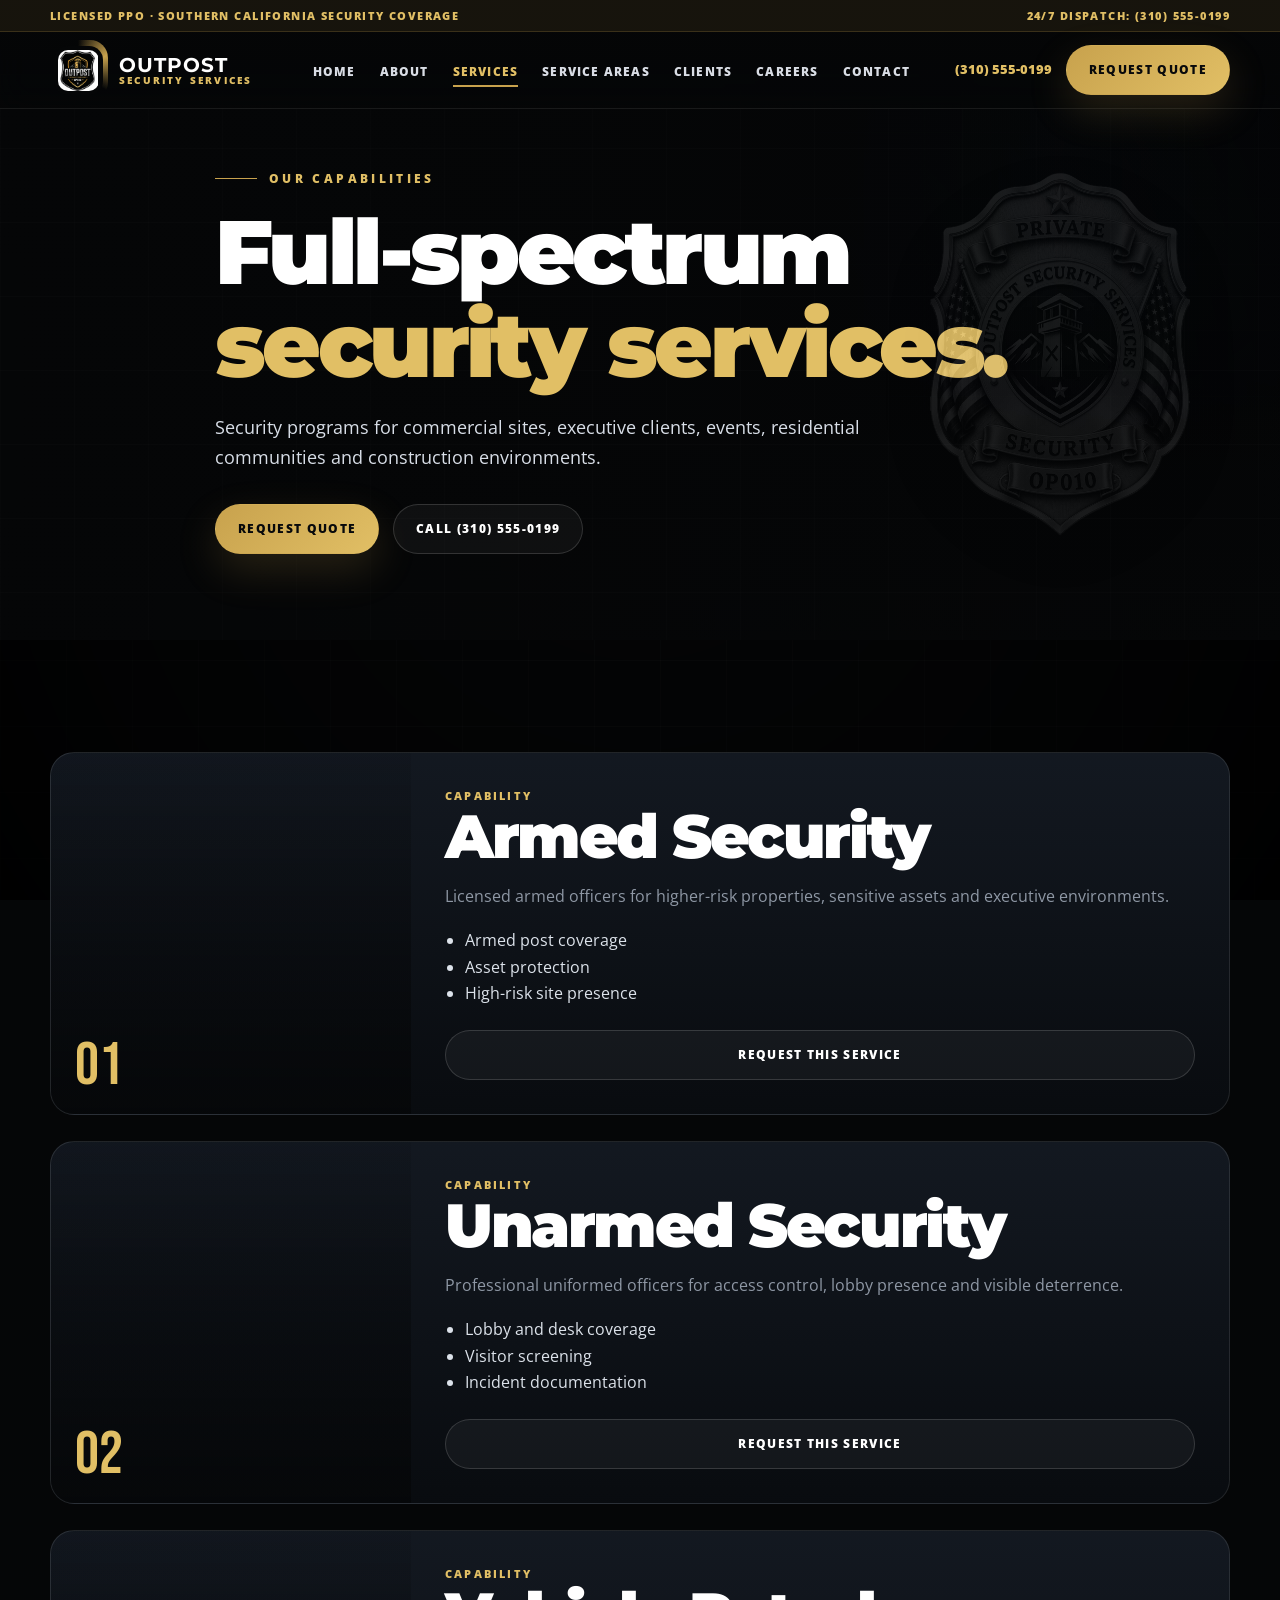
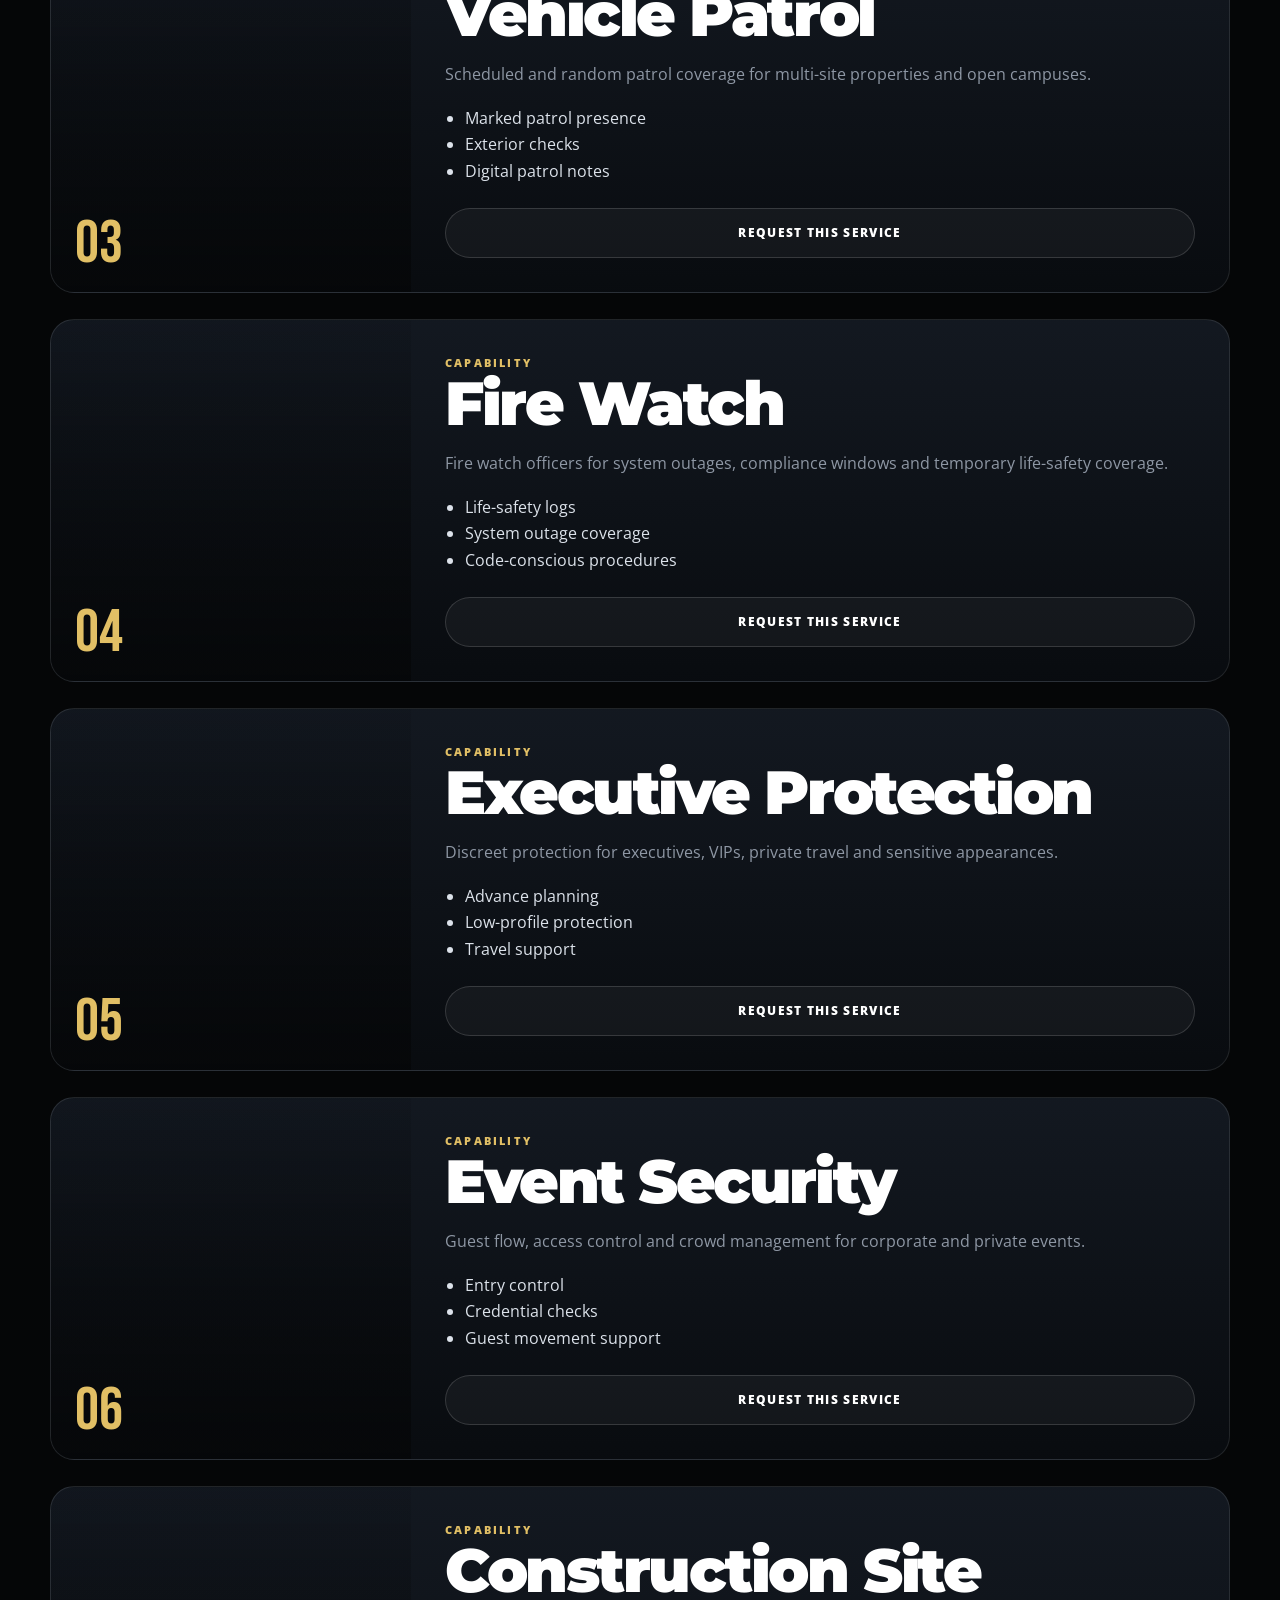
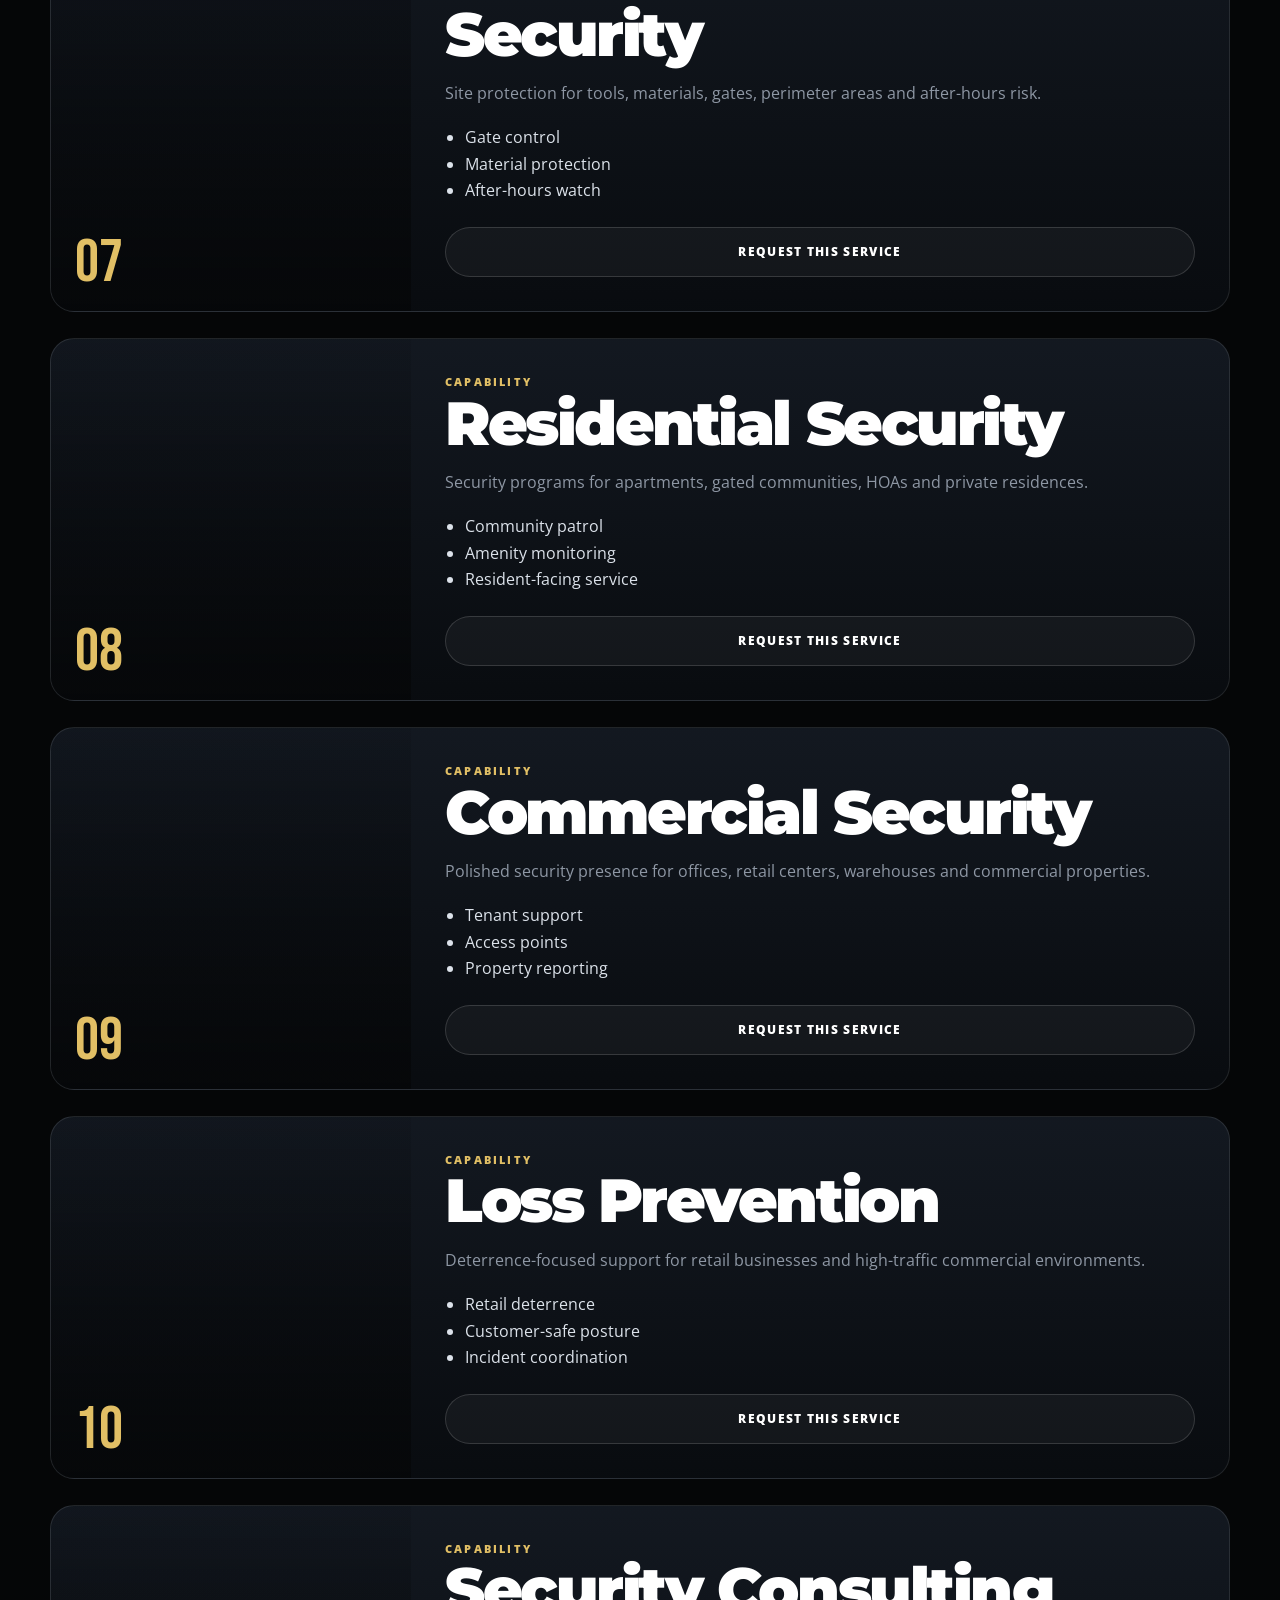
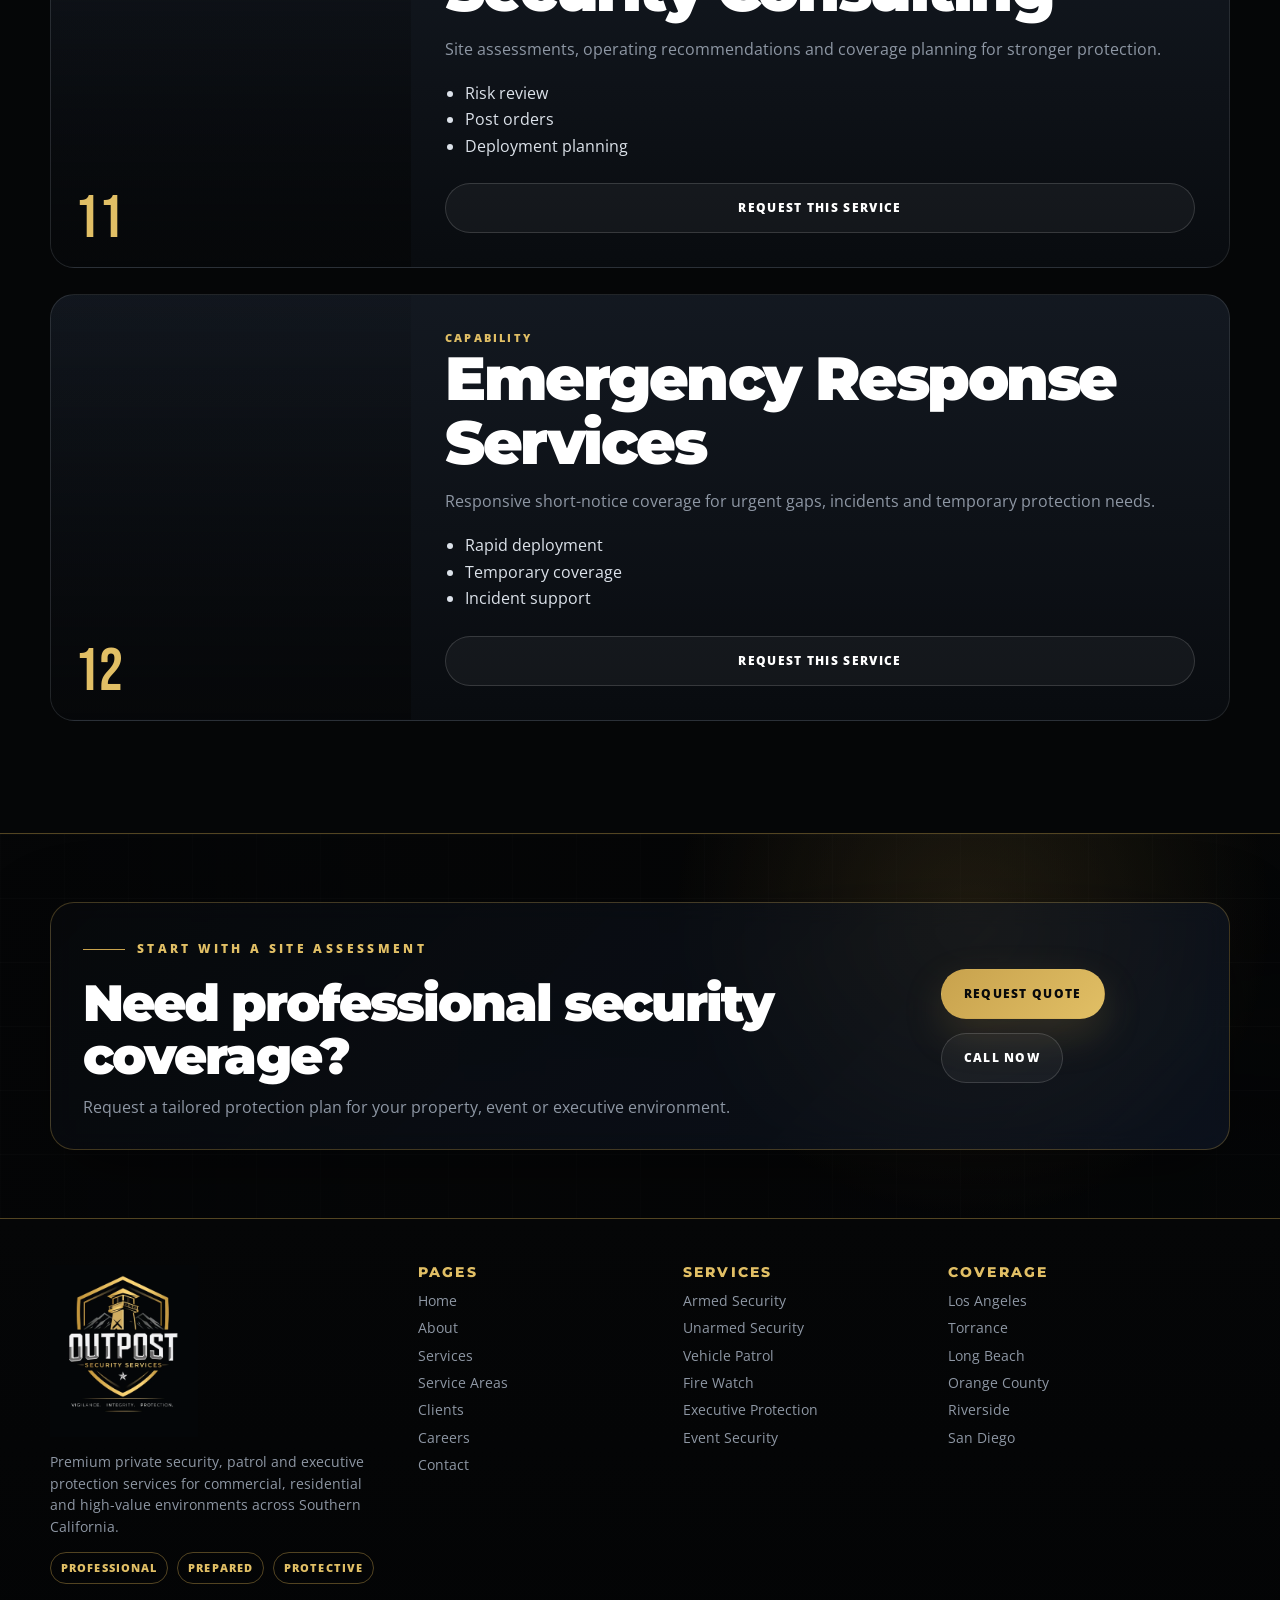
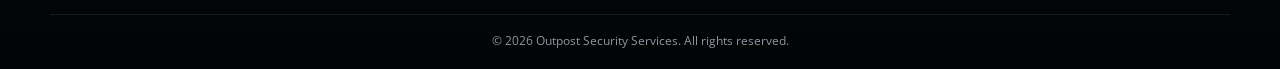
<file: services.html>
<!DOCTYPE html>

<html lang="en">
<head>
<meta charset="utf-8"/>
<meta content="width=device-width, initial-scale=1" name="viewport"/>
<title>Security Services | Armed, Unarmed, Patrol, Fire Watch &amp; Executive Protection</title>
<meta content="Explore armed security, unarmed security, patrol, fire watch, executive protection, event security and more." name="description"/>
<meta content="#111111" name="theme-color"/>
<link href="https://fonts.googleapis.com" rel="preconnect"/>
<link crossorigin="" href="https://fonts.gstatic.com" rel="preconnect"/>
<link href="https://fonts.googleapis.com/css2?family=Bebas+Neue&amp;family=Montserrat:wght@700;800;900&amp;family=Open+Sans:wght@400;600;700;800&amp;family=Oswald:wght@500;600;700&amp;family=Roboto:wght@400;500;700&amp;display=swap" rel="stylesheet"/>
<link href="assets/images/favicon.png" rel="icon"/>
<link href="assets/css/style.css" rel="stylesheet"/>
<script type="application/ld+json">{"@context":"https://schema.org","@type":"SecurityService","name":"Outpost Security Services","description":"Premium private security, patrol and executive protection services across Southern California.","areaServed":["Los Angeles","Torrance","Long Beach","Orange County","Riverside","San Diego"],"telephone":"+13105550199","email":"dispatch@outpostsecurity.com","url":"https://example.com"}</script>
</head>
<body>
<header class="site-header" data-header="">
<div class="signal-bar">
<div class="container signal-inner">
<span>Licensed PPO · Southern California Security Coverage</span>
<a href="tel:+13105550199">24/7 Dispatch: (310) 555-0199</a>
</div>
</div>
<div class="container nav-wrap">
<a aria-label="Outpost Security Services home" class="brand" href="index.html">
<span class="brand-orbit"><img alt="Outpost Security Services shield logo" src="assets/images/outpost-shield.webp"/></span>
<span class="brand-copy"><strong>OUTPOST</strong><small>Security Services</small></span>
</a>
<nav aria-label="Primary navigation" class="main-nav" data-nav=""><ul><li><a class="" href="index.html">Home</a></li><li><a class="" href="about.html">About</a></li><li><a class="active" href="services.html">Services</a></li><li><a class="" href="service-areas.html">Service Areas</a></li><li><a class="" href="clients.html">Clients</a></li><li><a class="" href="careers.html">Careers</a></li><li><a class="" href="contact.html">Contact</a></li></ul></nav>
<div class="nav-cta">
<a class="nav-phone" href="tel:+13105550199">(310) 555-0199</a>
<a class="btn btn-gold" href="contact.html">Request Quote</a>
</div>
<button aria-expanded="false" aria-label="Open navigation menu" class="menu-toggle" data-menu-toggle="" type="button"><span></span><span></span><span></span></button>
</div>
</header>
<main>
<section class="page-hero" data-hero-rotator=""><div class="hero-slide active" style="--bg:url('https://images.pexels.com/photos/30516935/pexels-photo-30516935.jpeg?auto=compress&amp;cs=tinysrgb&amp;w=1920')"></div><div class="hero-slide" style="--bg:url('https://images.pexels.com/photos/19922732/pexels-photo-19922732.jpeg?auto=compress&amp;cs=tinysrgb&amp;w=1920')"></div><div class="hero-slide" style="--bg:url('https://images.pexels.com/photos/18530600/pexels-photo-18530600.jpeg?auto=compress&amp;cs=tinysrgb&amp;w=1920')"></div>
<div class="container page-hero-inner reveal">
<span class="eyebrow">Our Capabilities</span>
<h1>Full-spectrum <span>security services.</span></h1>
<p>Security programs for commercial sites, executive clients, events, residential communities and construction environments.</p>
<div class="hero-actions"><a class="btn btn-gold" href="contact.html">Request Quote</a><a class="btn btn-ghost" href="tel:+13105550199">Call (310) 555-0199</a></div>
</div>
<img alt="" class="page-hero-mark" src="assets/images/outpost-private-badge-transparent.png"/>
</section>
<section class="section"><div class="container service-detail-grid"><article class="service-detail-card reveal delay-0" id="armed-security">
<div class="service-detail-image" style="--img:url('https://images.pexels.com/photos/30516935/pexels-photo-30516935.jpeg?auto=compress&amp;cs=tinysrgb&amp;w=1920')"><span>01</span></div>
<div class="service-detail-copy">
<span class="mini-label">Capability</span>
<h2>Armed Security</h2>
<p>Licensed armed officers for higher-risk properties, sensitive assets and executive environments.</p>
<ul><li>Armed post coverage</li><li>Asset protection</li><li>High-risk site presence</li></ul>
<a class="btn btn-outline" href="contact.html">Request This Service</a>
</div>
</article>
<article class="service-detail-card reveal delay-1" id="unarmed-security">
<div class="service-detail-image" style="--img:url('https://images.pexels.com/photos/19922732/pexels-photo-19922732.jpeg?auto=compress&amp;cs=tinysrgb&amp;w=1600')"><span>02</span></div>
<div class="service-detail-copy">
<span class="mini-label">Capability</span>
<h2>Unarmed Security</h2>
<p>Professional uniformed officers for access control, lobby presence and visible deterrence.</p>
<ul><li>Lobby and desk coverage</li><li>Visitor screening</li><li>Incident documentation</li></ul>
<a class="btn btn-outline" href="contact.html">Request This Service</a>
</div>
</article>
<article class="service-detail-card reveal delay-2" id="vehicle-patrol">
<div class="service-detail-image" style="--img:url('https://images.pexels.com/photos/18530600/pexels-photo-18530600.jpeg?auto=compress&amp;cs=tinysrgb&amp;w=1600')"><span>03</span></div>
<div class="service-detail-copy">
<span class="mini-label">Capability</span>
<h2>Vehicle Patrol</h2>
<p>Scheduled and random patrol coverage for multi-site properties and open campuses.</p>
<ul><li>Marked patrol presence</li><li>Exterior checks</li><li>Digital patrol notes</li></ul>
<a class="btn btn-outline" href="contact.html">Request This Service</a>
</div>
</article>
<article class="service-detail-card reveal delay-0" id="fire-watch">
<div class="service-detail-image" style="--img:url('https://images.pexels.com/photos/279810/pexels-photo-279810.jpeg?auto=compress&amp;cs=tinysrgb&amp;w=1600')"><span>04</span></div>
<div class="service-detail-copy">
<span class="mini-label">Capability</span>
<h2>Fire Watch</h2>
<p>Fire watch officers for system outages, compliance windows and temporary life-safety coverage.</p>
<ul><li>Life-safety logs</li><li>System outage coverage</li><li>Code-conscious procedures</li></ul>
<a class="btn btn-outline" href="contact.html">Request This Service</a>
</div>
</article>
<article class="service-detail-card reveal delay-1" id="executive-protection">
<div class="service-detail-image" style="--img:url('https://images.pexels.com/photos/5669602/pexels-photo-5669602.jpeg?auto=compress&amp;cs=tinysrgb&amp;w=1600')"><span>05</span></div>
<div class="service-detail-copy">
<span class="mini-label">Capability</span>
<h2>Executive Protection</h2>
<p>Discreet protection for executives, VIPs, private travel and sensitive appearances.</p>
<ul><li>Advance planning</li><li>Low-profile protection</li><li>Travel support</li></ul>
<a class="btn btn-outline" href="contact.html">Request This Service</a>
</div>
</article>
<article class="service-detail-card reveal delay-2" id="event-security">
<div class="service-detail-image" style="--img:url('https://images.pexels.com/photos/2608517/pexels-photo-2608517.jpeg?auto=compress&amp;cs=tinysrgb&amp;w=1600')"><span>06</span></div>
<div class="service-detail-copy">
<span class="mini-label">Capability</span>
<h2>Event Security</h2>
<p>Guest flow, access control and crowd management for corporate and private events.</p>
<ul><li>Entry control</li><li>Credential checks</li><li>Guest movement support</li></ul>
<a class="btn btn-outline" href="contact.html">Request This Service</a>
</div>
</article>
<article class="service-detail-card reveal delay-0" id="construction-site-security">
<div class="service-detail-image" style="--img:url('https://images.pexels.com/photos/279810/pexels-photo-279810.jpeg?auto=compress&amp;cs=tinysrgb&amp;w=1600')"><span>07</span></div>
<div class="service-detail-copy">
<span class="mini-label">Capability</span>
<h2>Construction Site Security</h2>
<p>Site protection for tools, materials, gates, perimeter areas and after-hours risk.</p>
<ul><li>Gate control</li><li>Material protection</li><li>After-hours watch</li></ul>
<a class="btn btn-outline" href="contact.html">Request This Service</a>
</div>
</article>
<article class="service-detail-card reveal delay-1" id="residential-security">
<div class="service-detail-image" style="--img:url('https://images.pexels.com/photos/323705/pexels-photo-323705.jpeg?auto=compress&amp;cs=tinysrgb&amp;w=1600')"><span>08</span></div>
<div class="service-detail-copy">
<span class="mini-label">Capability</span>
<h2>Residential Security</h2>
<p>Security programs for apartments, gated communities, HOAs and private residences.</p>
<ul><li>Community patrol</li><li>Amenity monitoring</li><li>Resident-facing service</li></ul>
<a class="btn btn-outline" href="contact.html">Request This Service</a>
</div>
</article>
<article class="service-detail-card reveal delay-2" id="commercial-security">
<div class="service-detail-image" style="--img:url('https://images.pexels.com/photos/4481259/pexels-photo-4481259.jpeg?auto=compress&amp;cs=tinysrgb&amp;w=1600')"><span>09</span></div>
<div class="service-detail-copy">
<span class="mini-label">Capability</span>
<h2>Commercial Security</h2>
<p>Polished security presence for offices, retail centers, warehouses and commercial properties.</p>
<ul><li>Tenant support</li><li>Access points</li><li>Property reporting</li></ul>
<a class="btn btn-outline" href="contact.html">Request This Service</a>
</div>
</article>
<article class="service-detail-card reveal delay-0" id="loss-prevention">
<div class="service-detail-image" style="--img:url('https://images.pexels.com/photos/261102/pexels-photo-261102.jpeg?auto=compress&amp;cs=tinysrgb&amp;w=1600')"><span>10</span></div>
<div class="service-detail-copy">
<span class="mini-label">Capability</span>
<h2>Loss Prevention</h2>
<p>Deterrence-focused support for retail businesses and high-traffic commercial environments.</p>
<ul><li>Retail deterrence</li><li>Customer-safe posture</li><li>Incident coordination</li></ul>
<a class="btn btn-outline" href="contact.html">Request This Service</a>
</div>
</article>
<article class="service-detail-card reveal delay-1" id="security-consulting">
<div class="service-detail-image" style="--img:url('https://images.pexels.com/photos/30481728/pexels-photo-30481728.jpeg?auto=compress&amp;cs=tinysrgb&amp;w=1600')"><span>11</span></div>
<div class="service-detail-copy">
<span class="mini-label">Capability</span>
<h2>Security Consulting</h2>
<p>Site assessments, operating recommendations and coverage planning for stronger protection.</p>
<ul><li>Risk review</li><li>Post orders</li><li>Deployment planning</li></ul>
<a class="btn btn-outline" href="contact.html">Request This Service</a>
</div>
</article>
<article class="service-detail-card reveal delay-2" id="emergency-response-services">
<div class="service-detail-image" style="--img:url('https://images.pexels.com/photos/356830/pexels-photo-356830.jpeg?auto=compress&amp;cs=tinysrgb&amp;w=1600')"><span>12</span></div>
<div class="service-detail-copy">
<span class="mini-label">Capability</span>
<h2>Emergency Response Services</h2>
<p>Responsive short-notice coverage for urgent gaps, incidents and temporary protection needs.</p>
<ul><li>Rapid deployment</li><li>Temporary coverage</li><li>Incident support</li></ul>
<a class="btn btn-outline" href="contact.html">Request This Service</a>
</div>
</article></div></section>
</main>
<section class="cta-band">
<div class="container cta-inner reveal">
<div>
<span class="eyebrow">Start With A Site Assessment</span>
<h2>Need professional security coverage?</h2>
<p>Request a tailored protection plan for your property, event or executive environment.</p>
</div>
<div class="cta-actions"><a class="btn btn-gold" href="contact.html">Request Quote</a><a class="btn btn-ghost" href="tel:+13105550199">Call Now</a></div>
</div>
</section>
<footer class="site-footer">
<div class="container footer-grid">
<div class="footer-brand">
<a class="footer-logo" href="index.html"><img alt="Outpost Security Services logo" src="assets/images/outpost-logo.webp"/></a>
<p>Premium private security, patrol and executive protection services for commercial, residential and high-value environments across Southern California.</p>
<div class="footer-tags"><span>Professional</span><span>Prepared</span><span>Protective</span></div>
</div>
<div class="footer-col"><h3>Pages</h3><ul><li><a href="index.html">Home</a></li><li><a href="about.html">About</a></li><li><a href="services.html">Services</a></li><li><a href="service-areas.html">Service Areas</a></li><li><a href="clients.html">Clients</a></li><li><a href="careers.html">Careers</a></li><li><a href="contact.html">Contact</a></li></ul></div>
<div class="footer-col"><h3>Services</h3><ul><li><a href="services.html#armed-security">Armed Security</a></li><li><a href="services.html#unarmed-security">Unarmed Security</a></li><li><a href="services.html#vehicle-patrol">Vehicle Patrol</a></li><li><a href="services.html#fire-watch">Fire Watch</a></li><li><a href="services.html#executive-protection">Executive Protection</a></li><li><a href="services.html#event-security">Event Security</a></li></ul></div>
<div class="footer-col"><h3>Coverage</h3><ul><li><a href="service-areas.html#los-angeles">Los Angeles</a></li><li><a href="service-areas.html#torrance">Torrance</a></li><li><a href="service-areas.html#long-beach">Long Beach</a></li><li><a href="service-areas.html#orange-county">Orange County</a></li><li><a href="service-areas.html#riverside">Riverside</a></li><li><a href="service-areas.html#san-diego">San Diego</a></li></ul></div>
</div>
<div class="container footer-bottom"><span>© 2026 Outpost Security Services. All rights reserved.</span></div>
</footer>
<div class="mobile-dock"><a href="tel:+13105550199">Call Now</a><a href="contact.html">Request Quote</a></div>
<script src="assets/js/main.js"></script>
</body>
</html>
</file>
<file: assets/css/style.css>
:root{
  --tactical-black:#111111;
  --black:#050607;
  --black-2:#090b0f;
  --panel:#11151b;
  --panel-2:#171d25;
  --deep-navy:#16233A;
  --command-gold:#C8A24D;
  --gold-2:#E1BF65;
  --metallic-silver:#BFC3C7;
  --white:#FFFFFF;
  --muted:#8E97A4;
  --line:rgba(255,255,255,.10);
  --line-gold:rgba(200,162,77,.40);
  --shadow:0 28px 90px rgba(0,0,0,.55);
  --radius:24px;
  --container:1180px;
  --head:'Montserrat','Oswald',Arial,sans-serif;
  --display:'Bebas Neue','Oswald',Arial,sans-serif;
  --body:'Open Sans','Roboto',Arial,sans-serif;
}
*{box-sizing:border-box}html{scroll-behavior:smooth}body{margin:0;background:var(--black);color:var(--metallic-silver);font-family:var(--body);line-height:1.65;overflow-x:hidden;text-rendering:optimizeLegibility;-webkit-font-smoothing:antialiased}body:before{content:"";position:fixed;inset:0;pointer-events:none;background:radial-gradient(circle at 16% 8%,rgba(200,162,77,.15),transparent 24%),radial-gradient(circle at 86% 18%,rgba(22,35,58,.45),transparent 28%),linear-gradient(rgba(255,255,255,.022) 1px,transparent 1px),linear-gradient(90deg,rgba(255,255,255,.015) 1px,transparent 1px);background-size:auto,auto,66px 66px,66px 66px;z-index:-2}body:after{content:"";position:fixed;inset:0;pointer-events:none;background:radial-gradient(circle at center,transparent 0,rgba(0,0,0,.54) 72%,rgba(0,0,0,.90) 100%);z-index:-1}img{display:block;max-width:100%}a{color:inherit;text-decoration:none}button,input,textarea,select{font:inherit}.container{width:min(var(--container),calc(100% - 40px));margin-inline:auto}.section{padding:112px 0;position:relative}.section-elevated{background:linear-gradient(180deg,rgba(22,35,58,.48),rgba(5,6,7,.34));border-block:1px solid rgba(255,255,255,.08)}.eyebrow{display:inline-flex;align-items:center;gap:12px;color:var(--gold-2);font-size:12px;font-weight:900;letter-spacing:.28em;text-transform:uppercase;margin-bottom:18px}.eyebrow:before{content:"";width:42px;height:1px;background:var(--command-gold)}h1,h2,h3{font-family:var(--head);color:var(--white);line-height:1.03;margin:0;letter-spacing:-.04em}h1{font-size:clamp(46px,7vw,104px);font-weight:900}h2{font-size:clamp(34px,4.8vw,64px);font-weight:900}h3{font-size:clamp(21px,2vw,28px);font-weight:800}h1 span,h2 span{color:var(--gold-2)}p{margin:0;color:var(--muted)}.lead{color:#dce1e8;font-size:clamp(17px,1.6vw,21px)}.btn{display:inline-flex;align-items:center;justify-content:center;min-height:50px;padding:0 22px;border-radius:999px;border:1px solid transparent;font-size:12px;font-weight:900;letter-spacing:.11em;text-transform:uppercase;transition:.25s;cursor:pointer;white-space:nowrap}.btn-gold{background:linear-gradient(135deg,var(--command-gold),var(--gold-2));color:#08090b;box-shadow:0 16px 42px rgba(200,162,77,.18)}.btn-gold:hover{transform:translateY(-2px);box-shadow:0 20px 54px rgba(200,162,77,.28)}.btn-outline,.btn-ghost{background:rgba(255,255,255,.045);border-color:rgba(255,255,255,.15);color:#fff}.btn-outline:hover,.btn-ghost:hover{border-color:var(--line-gold);color:var(--gold-2);transform:translateY(-2px)}.text-link{display:inline-flex;color:var(--gold-2);font-size:12px;font-weight:900;text-transform:uppercase;letter-spacing:.1em}.center-actions{display:flex;justify-content:center;margin-top:38px}.site-header{position:fixed;inset:0 0 auto;z-index:1000;background:linear-gradient(180deg,rgba(5,6,7,.96),rgba(5,6,7,.78));backdrop-filter:blur(16px);border-bottom:1px solid rgba(255,255,255,.08);transition:.25s}.site-header.scrolled{background:rgba(5,6,7,.97);box-shadow:0 12px 40px rgba(0,0,0,.34)}.signal-bar{height:32px;background:rgba(200,162,77,.09);border-bottom:1px solid rgba(200,162,77,.20)}.signal-inner{height:32px;display:flex;justify-content:space-between;align-items:center;gap:18px;color:var(--gold-2);font-size:11px;font-weight:900;text-transform:uppercase;letter-spacing:.13em}.nav-wrap{height:76px;display:flex;align-items:center;justify-content:space-between;gap:24px}.brand{display:flex;align-items:center;gap:13px;min-width:218px}.brand-orbit{width:56px;height:56px;border-radius:16px;display:grid;place-items:center;position:relative}.brand-orbit:before{content:"";position:absolute;inset:-2px;border-radius:18px;background:conic-gradient(from 0deg,transparent,var(--command-gold),transparent 35%,transparent 100%);animation:spin 7s linear infinite}.brand-orbit img{position:relative;z-index:2;width:49px;height:49px;object-fit:contain;background:#050607;border-radius:14px;padding:4px}.brand-copy{display:grid;line-height:1}.brand-copy strong{font-family:var(--head);font-size:20px;color:#fff;letter-spacing:.05em}.brand-copy small{color:var(--gold-2);font-size:10px;font-weight:900;text-transform:uppercase;letter-spacing:.22em}.main-nav ul{display:flex;align-items:center;gap:24px;list-style:none;margin:0;padding:0}.main-nav a{position:relative;color:#d9dde5;font-size:12px;font-weight:900;text-transform:uppercase;letter-spacing:.1em;padding:30px 0}.main-nav a:after{content:"";position:absolute;left:0;bottom:23px;width:0;height:2px;background:var(--command-gold);transition:.25s}.main-nav a:hover,.main-nav a.active{color:var(--gold-2)}.main-nav a:hover:after,.main-nav a.active:after{width:100%}.nav-cta{display:flex;align-items:center;gap:14px}.nav-phone{color:var(--gold-2);font-size:13px;font-weight:900;white-space:nowrap}.menu-toggle{display:none;width:46px;height:46px;border:1px solid var(--line);background:rgba(255,255,255,.04);border-radius:13px;cursor:pointer}.menu-toggle span{display:block;width:20px;height:2px;background:#fff;margin:5px auto;transition:.25s}.menu-toggle.active span:nth-child(1){transform:translateY(7px) rotate(45deg)}.menu-toggle.active span:nth-child(2){opacity:0}.menu-toggle.active span:nth-child(3){transform:translateY(-7px) rotate(-45deg)}.home-hero{min-height:100vh;padding:158px 0 86px;display:flex;align-items:center;position:relative;overflow:hidden}.hero-slide{position:absolute;inset:-3%;background-image:linear-gradient(90deg,rgba(5,6,7,.98),rgba(5,6,7,.80) 44%,rgba(5,6,7,.44)),linear-gradient(0deg,rgba(5,6,7,1),transparent 42%),var(--bg);background-size:cover;background-position:center;opacity:0;transform:scale(1.03);transition:opacity 1s ease,transform 6s ease}.hero-slide.active{opacity:1;transform:scale(1.10)}.home-hero:after,.page-hero:after{content:"";position:absolute;inset:0;background:linear-gradient(rgba(255,255,255,.023) 1px,transparent 1px),linear-gradient(90deg,rgba(255,255,255,.016) 1px,transparent 1px);background-size:74px 74px;opacity:.55;pointer-events:none}.hero-grid{display:grid;grid-template-columns:minmax(0,1fr) 360px;align-items:end;gap:56px;position:relative;z-index:4}.hero-copy{max-width:850px}.hero-copy p{margin-top:24px;max-width:710px;color:#d8dee7;font-size:18px}.hero-actions{display:flex;gap:14px;flex-wrap:wrap;margin-top:32px}.hero-proof{display:flex;flex-wrap:wrap;gap:18px;margin-top:34px;color:#aeb6c2;font-size:11px;font-weight:900;text-transform:uppercase;letter-spacing:.12em}.hero-proof span{display:inline-flex;align-items:center;gap:8px}.hero-proof span:before{content:"";width:7px;height:7px;border:1px solid var(--command-gold);border-radius:50%}.command-card{background:linear-gradient(180deg,rgba(21,27,36,.78),rgba(7,9,12,.92));border:1px solid var(--line-gold);border-radius:var(--radius);padding:24px;box-shadow:var(--shadow);position:relative;overflow:hidden}.command-card:before{content:"";position:absolute;inset:0;background:radial-gradient(circle at 20% 0%,rgba(200,162,77,.18),transparent 34%);pointer-events:none}.command-card img{height:310px;object-fit:contain;margin:auto;position:relative;z-index:2}.command-card div{border-top:1px solid var(--line);padding-top:16px;position:relative;z-index:2}.command-card span,.mini-label{display:block;color:var(--gold-2);font-size:11px;letter-spacing:.2em;text-transform:uppercase;font-weight:900}.command-card strong{display:block;color:#fff;font-size:18px;margin-top:4px}.page-hero{min-height:70vh;padding:160px 0 86px;display:flex;align-items:center;position:relative;overflow:hidden;background-image:linear-gradient(90deg,rgba(5,6,7,.98),rgba(5,6,7,.80) 48%,rgba(5,6,7,.48)),linear-gradient(0deg,rgba(5,6,7,1),transparent 42%),var(--hero-img);background-size:cover;background-position:center}.page-hero-inner{position:relative;z-index:3;max-width:850px}.page-hero-inner p{max-width:720px;margin-top:22px;color:#d8dee7;font-size:18px}.page-hero-mark{position:absolute;right:6vw;bottom:8vh;width:min(32vw,420px);opacity:.11;filter:grayscale(100%);z-index:2;pointer-events:none}.split-layout{display:grid;grid-template-columns:1.02fr .98fr;gap:68px;align-items:center}.split-layout.reverse{grid-template-columns:.98fr 1.02fr}.copy-block>*+*{margin-top:22px}.image-composition{position:relative;min-height:560px}.image-frame{border-radius:var(--radius);border:1px solid var(--line-gold);box-shadow:var(--shadow);overflow:hidden;min-height:520px;background-image:linear-gradient(180deg,rgba(5,6,7,.08),rgba(5,6,7,.66)),var(--img);background-size:cover;background-position:center}.image-frame.tall{min-height:600px}.image-float{position:absolute;right:-18px;bottom:34px;background:linear-gradient(135deg,rgba(22,35,58,.96),rgba(8,10,13,.96));border:1px solid var(--line-gold);border-radius:18px;padding:22px 24px;box-shadow:var(--shadow)}.image-float strong{display:block;color:var(--gold-2);font-family:var(--head);font-size:46px;line-height:1}.image-float span{font-size:11px;letter-spacing:.13em;text-transform:uppercase;font-weight:900;color:#dfe5ed}.feature-list{display:grid;gap:14px}.feature-list div{padding:16px 18px;border:1px solid rgba(255,255,255,.10);border-radius:16px;background:rgba(255,255,255,.035)}.feature-list strong{display:block;color:#fff}.feature-list span{display:block;color:var(--muted);font-size:14px}.section-head{max-width:820px;margin-bottom:48px}.section-head p{font-size:18px;margin-top:16px}.service-grid{display:grid;grid-template-columns:repeat(3,1fr);gap:24px}.service-tile{border:1px solid rgba(255,255,255,.10);border-radius:var(--radius);overflow:hidden;background:linear-gradient(180deg,rgba(21,27,36,.92),rgba(9,12,16,.96));transition:.28s}.service-tile:hover{transform:translateY(-7px);border-color:var(--line-gold);box-shadow:0 20px 60px rgba(0,0,0,.35)}.service-media{display:block;min-height:240px;background-image:linear-gradient(180deg,rgba(5,6,7,.03),rgba(5,6,7,.70)),var(--img);background-size:cover;background-position:center;position:relative}.service-media span{position:absolute;left:22px;bottom:18px;color:var(--gold-2);font-family:var(--display);font-size:54px;letter-spacing:.04em;line-height:1}.service-body{padding:26px}.service-body p{margin:12px 0 22px}.operations-grid{display:grid;grid-template-columns:.85fr 1.15fr;gap:42px;align-items:center;margin-bottom:34px}.metric-panel{display:grid;grid-template-columns:repeat(4,1fr);border:1px solid var(--line-gold);border-radius:var(--radius);overflow:hidden;background:linear-gradient(135deg,rgba(21,27,36,.92),rgba(9,12,16,.96));box-shadow:var(--shadow)}.metric-panel div{padding:28px 22px;border-right:1px solid rgba(255,255,255,.10)}.metric-panel div:last-child{border-right:0}.metric-panel strong{display:block;color:var(--gold-2);font-family:var(--head);font-size:40px;line-height:1}.metric-panel span{display:block;margin-top:8px;color:var(--muted);font-size:10px;font-weight:900;letter-spacing:.13em;text-transform:uppercase}.value-grid{display:grid;grid-template-columns:repeat(4,1fr);gap:22px}.value-card{background:linear-gradient(180deg,rgba(21,27,36,.92),rgba(9,12,16,.96));border:1px solid rgba(255,255,255,.10);border-radius:22px;padding:28px;transition:.28s}.value-card:hover{transform:translateY(-6px);border-color:var(--line-gold)}.value-card span{color:var(--gold-2);font-size:12px;letter-spacing:.22em;text-transform:uppercase;font-weight:900}.value-card h3{margin:15px 0 12px}.coverage-section{background:linear-gradient(180deg,rgba(8,10,13,.2),rgba(22,35,58,.36))}.coverage-layout{display:grid;grid-template-columns:1.05fr .95fr;gap:56px;align-items:center}.coverage-map{min-height:410px;border:1px solid var(--line-gold);border-radius:var(--radius);background:radial-gradient(circle at 50% 45%,rgba(200,162,77,.15),transparent 36%),linear-gradient(135deg,rgba(22,35,58,.42),rgba(5,6,7,.82));position:relative;overflow:hidden;box-shadow:var(--shadow)}.coverage-map.large{min-height:500px}.coverage-map img{position:absolute;width:220px;opacity:.18;left:50%;top:50%;transform:translate(-50%,-50%)}.coverage-map span{position:absolute;padding:10px 13px;border-radius:999px;border:1px solid var(--line-gold);background:rgba(200,162,77,.10);color:var(--gold-2);font-size:12px;font-weight:900}.coverage-map span:nth-of-type(1){left:13%;top:22%}.coverage-map span:nth-of-type(2){left:26%;bottom:22%}.coverage-map span:nth-of-type(3){left:42%;top:34%}.coverage-map span:nth-of-type(4){right:16%;top:24%}.coverage-map span:nth-of-type(5){right:22%;bottom:22%}.coverage-map span:nth-of-type(6){left:44%;bottom:10%}.contact-command-section{padding-top:0}.contact-command{display:grid;grid-template-columns:.9fr 1.1fr;gap:36px;align-items:center;background:linear-gradient(135deg,rgba(22,35,58,.92),rgba(7,9,12,.96));border:1px solid var(--line-gold);border-radius:var(--radius);padding:40px;box-shadow:var(--shadow)}.quick-form{display:grid;grid-template-columns:1fr 1fr;gap:14px}.quick-form input,.quick-form select,.premium-form input,.premium-form select,.premium-form textarea{width:100%;border:1px solid rgba(255,255,255,.12);background:#07090c;color:#fff;border-radius:12px;padding:13px 14px;outline:0}.quick-form input:focus,.quick-form select:focus,.premium-form input:focus,.premium-form select:focus,.premium-form textarea:focus{border-color:var(--line-gold)}.quick-form button{width:100%}.form-status{grid-column:1/-1;color:var(--gold-2);font-weight:800;font-size:13px}.service-detail-grid{display:grid;gap:26px}.service-detail-card{display:grid;grid-template-columns:360px 1fr;background:linear-gradient(180deg,rgba(21,27,36,.90),rgba(9,12,16,.96));border:1px solid rgba(255,255,255,.10);border-radius:var(--radius);overflow:hidden}.service-detail-card:hover{border-color:var(--line-gold)}.service-detail-image{min-height:300px;background-image:linear-gradient(180deg,rgba(5,6,7,.08),rgba(5,6,7,.68)),var(--img);background-size:cover;background-position:center;position:relative}.service-detail-image span{position:absolute;left:24px;bottom:18px;color:var(--gold-2);font-family:var(--display);font-size:60px;line-height:1}.service-detail-copy{padding:34px;display:grid;align-content:center}.service-detail-copy p{margin-top:14px}.service-detail-copy ul{margin:18px 0 24px;padding-left:20px;color:#dce2ea}.area-grid{display:grid;grid-template-columns:repeat(3,1fr);gap:22px}.area-card{background:linear-gradient(180deg,rgba(21,27,36,.92),rgba(9,12,16,.96));border:1px solid rgba(255,255,255,.10);border-radius:22px;padding:28px;transition:.28s}.area-card:hover{transform:translateY(-6px);border-color:var(--line-gold)}.area-icon{width:48px;height:48px;border-radius:14px;border:1px solid var(--line-gold);color:var(--gold-2);display:grid;place-items:center;margin-bottom:18px}.area-card p{margin:14px 0 18px}.area-tags{display:flex;gap:8px;flex-wrap:wrap;margin-bottom:18px}.area-tags span{font-size:11px;font-weight:900;color:#d8dee7;border:1px solid rgba(255,255,255,.10);border-radius:999px;padding:6px 9px}.testimonial-grid{display:grid;grid-template-columns:repeat(3,1fr);gap:22px}.testimonial-card{background:linear-gradient(180deg,rgba(21,27,36,.92),rgba(9,12,16,.96));border:1px solid rgba(255,255,255,.10);border-radius:22px;padding:30px;display:flex;min-height:330px;flex-direction:column}.quote-mark{font-size:72px;line-height:.7;color:rgba(200,162,77,.55)}.testimonial-card p{flex:1;margin-top:10px}.stars{color:var(--gold-2);letter-spacing:.18em;margin:18px 0}.testimonial-card strong{color:#fff}.testimonial-card span{color:var(--muted);font-size:12px;text-transform:uppercase;letter-spacing:.08em;font-weight:900}.industry-cloud{display:flex;flex-wrap:wrap;gap:14px}.industry-cloud span{padding:15px 20px;border-radius:999px;background:rgba(255,255,255,.045);border:1px solid rgba(255,255,255,.10);color:#dce2ea;font-weight:900}.premium-form{background:linear-gradient(180deg,rgba(21,27,36,.95),rgba(9,12,16,.95));border:1px solid var(--line-gold);border-radius:var(--radius);padding:34px;box-shadow:var(--shadow);display:grid;gap:16px}.premium-form label{display:grid;gap:8px;color:#e5e9ef;font-size:12px;text-transform:uppercase;letter-spacing:.11em;font-weight:900}.premium-form textarea{min-height:136px;resize:vertical}.form-two{display:grid;grid-template-columns:1fr 1fr;gap:16px}.form-note{font-size:12px}.contact-grid{display:grid;grid-template-columns:1.12fr .88fr;gap:36px;align-items:start}.contact-panel{background:linear-gradient(180deg,rgba(21,27,36,.95),rgba(9,12,16,.95));border:1px solid var(--line-gold);border-radius:var(--radius);padding:28px;box-shadow:var(--shadow);display:grid;gap:16px}.contact-panel img{max-height:310px;margin-inline:auto;object-fit:contain}.contact-info{padding:20px;border:1px solid rgba(255,255,255,.10);border-radius:16px;background:rgba(255,255,255,.035)}.contact-info span{display:block;color:var(--gold-2);font-size:11px;letter-spacing:.18em;text-transform:uppercase;font-weight:900;margin-bottom:7px}.contact-info a,.contact-info strong{color:#fff;font-weight:900}.cta-band{padding:78px 0;background:linear-gradient(135deg,rgba(22,35,58,.82),rgba(5,6,7,.94));border-block:1px solid var(--line-gold)}.cta-inner{display:flex;align-items:center;justify-content:space-between;gap:32px}.cta-inner h2{font-size:clamp(30px,4vw,52px)}.cta-inner p{margin-top:12px}.cta-actions{display:flex;gap:14px;flex-wrap:wrap}.site-footer{padding:74px 0 28px;background:#050607}.footer-grid{display:grid;grid-template-columns:1.3fr .9fr .9fr 1.1fr;gap:50px}.footer-logo img{width:180px}.footer-brand p{margin-top:20px}.footer-tags{display:flex;gap:9px;flex-wrap:wrap;margin-top:20px}.footer-tags span{border:1px solid var(--line-gold);border-radius:999px;color:var(--gold-2);padding:6px 10px;font-size:11px;font-weight:900;text-transform:uppercase;letter-spacing:.1em}.footer-col h3{font-size:14px;color:var(--gold-2);text-transform:uppercase;letter-spacing:.16em;margin-bottom:18px}.footer-col ul{list-style:none;margin:0;padding:0;display:grid;gap:10px;color:var(--muted)}.footer-col a:hover{color:var(--gold-2)}.footer-bottom{border-top:1px solid rgba(255,255,255,.08);margin-top:50px;padding-top:22px;display:flex;justify-content:space-between;gap:18px;color:var(--muted);font-size:12px}.mobile-dock{position:fixed;left:0;right:0;bottom:0;z-index:999;display:none;grid-template-columns:1fr 1fr;padding:10px;background:rgba(5,6,7,.92);backdrop-filter:blur(14px);border-top:1px solid rgba(255,255,255,.10)}.mobile-dock a{min-height:46px;display:grid;place-items:center;border-radius:999px;font-size:12px;text-transform:uppercase;letter-spacing:.1em;font-weight:900}.mobile-dock a:first-child{background:rgba(255,255,255,.07);color:#fff}.mobile-dock a:last-child{background:var(--command-gold);color:#070808}.reveal{opacity:0;transform:translateY(32px);transition:opacity .8s ease,transform .8s ease}.reveal.visible{opacity:1;transform:translateY(0)}.delay-0{transition-delay:0s}.delay-1{transition-delay:.12s}.delay-2{transition-delay:.24s}@keyframes spin{to{transform:rotate(360deg)}}@media(max-width:1100px){.main-nav{position:fixed;left:0;right:0;top:108px;background:rgba(5,6,7,.98);border-bottom:1px solid rgba(255,255,255,.09);transform:translateY(-140%);transition:.28s}.main-nav.open{transform:translateY(0)}.main-nav ul{display:grid;gap:0;padding:18px 22px}.main-nav a{display:block;padding:12px 0}.main-nav a:after{bottom:6px}.menu-toggle{display:block}.nav-cta .nav-phone,.nav-cta .btn{display:none}.hero-grid,.split-layout,.split-layout.reverse,.operations-grid,.coverage-layout,.contact-command,.contact-grid{grid-template-columns:1fr}.command-card{max-width:430px}.service-grid,.value-grid,.area-grid,.testimonial-grid{grid-template-columns:repeat(2,1fr)}.metric-panel{grid-template-columns:repeat(2,1fr)}.metric-panel div:nth-child(2){border-right:0}.metric-panel div{border-bottom:1px solid rgba(255,255,255,.10)}.service-detail-card{grid-template-columns:300px 1fr}.footer-grid{grid-template-columns:1fr 1fr}.page-hero-mark{display:none}}@media(max-width:720px){.container{width:calc(100% - 28px)}.signal-bar{display:none}.nav-wrap{height:76px}.brand{min-width:0}.brand-copy{display:none}.main-nav{top:76px}.home-hero{min-height:94vh;padding:122px 0 86px}.page-hero{min-height:68vh;padding:124px 0 72px}h1{font-size:clamp(42px,13vw,62px)}.section{padding:76px 0}.hero-copy p,.page-hero-inner p{font-size:16px}.hero-actions,.cta-actions{display:grid}.btn{width:100%;white-space:normal}.hero-proof{font-size:10px}.command-card img{height:260px}.service-grid,.value-grid,.area-grid,.testimonial-grid,.metric-panel,.quick-form,.form-two{grid-template-columns:1fr}.image-composition{min-height:420px}.image-frame,.image-frame.tall,.coverage-map{min-height:360px}.image-float{right:10px}.service-detail-card{grid-template-columns:1fr}.service-detail-image{min-height:240px}.contact-command,.premium-form{padding:24px}.cta-inner{display:grid}.footer-grid{grid-template-columns:1fr}.footer-bottom{display:grid}.mobile-dock{display:grid}.site-footer{padding-bottom:92px}.cta-band{padding-bottom:94px}}@media(prefers-reduced-motion:reduce){*,*:before,*:after{animation:none!important;transition:none!important;scroll-behavior:auto!important}.reveal{opacity:1;transform:none}}


/* Premium Home Video Section */
.premium-video-section{padding-top:34px;background:radial-gradient(circle at 18% 20%,rgba(200,162,77,.10),transparent 28%),linear-gradient(180deg,rgba(5,6,7,.15),rgba(22,35,58,.30));}
.video-shell{display:grid;grid-template-columns:.92fr 1.08fr;gap:56px;align-items:center;}
.video-copy>*+*{margin-top:22px;}
.video-copy .lead{max-width:640px;}
.video-proof-grid{display:grid;grid-template-columns:repeat(3,1fr);gap:14px;margin-top:28px;}
.video-proof-grid div{border:1px solid rgba(200,162,77,.32);border-radius:18px;background:linear-gradient(180deg,rgba(21,27,36,.72),rgba(9,12,16,.88));padding:18px 16px;min-height:104px;display:grid;align-content:center;position:relative;overflow:hidden;}
.video-proof-grid div:before{content:"";position:absolute;inset:0;background:linear-gradient(120deg,transparent,rgba(200,162,77,.10),transparent);transform:translateX(-100%);transition:.6s;}
.video-proof-grid div:hover:before{transform:translateX(100%);}
.video-proof-grid strong{font-family:var(--head);font-size:34px;line-height:1;color:var(--gold-2);}
.video-proof-grid span{font-size:11px;color:#dce2ea;text-transform:uppercase;letter-spacing:.12em;font-weight:900;}
.video-frame{min-height:500px;border-radius:var(--radius);border:1px solid var(--line-gold);box-shadow:var(--shadow);position:relative;overflow:hidden;background:#07090c;isolation:isolate;}
.video-frame:before{content:"";position:absolute;inset:0;z-index:4;background:linear-gradient(90deg,rgba(5,6,7,.24),transparent 45%,rgba(5,6,7,.58)),linear-gradient(0deg,rgba(5,6,7,.84),transparent 42%),radial-gradient(circle at 65% 30%,rgba(200,162,77,.18),transparent 34%);pointer-events:none;}
.video-frame:after{content:"";position:absolute;inset:18px;border:1px solid rgba(255,255,255,.14);border-radius:20px;z-index:5;pointer-events:none;}
.video-poster-layer{position:absolute;inset:0;background-image:var(--poster);background-size:cover;background-position:center;opacity:0;transform:scale(1.03);transition:opacity 1s ease,transform 6s ease;z-index:1;filter:saturate(.92) contrast(1.07);}
.video-poster-layer.active{opacity:1;transform:scale(1.10);}
.video-scan{position:absolute;inset:0;z-index:3;background:linear-gradient(rgba(255,255,255,.030) 1px,transparent 1px);background-size:100% 8px;opacity:.30;mix-blend-mode:screen;pointer-events:none;}
.video-corner-badge{position:absolute;top:34px;left:34px;z-index:7;display:flex;align-items:center;gap:12px;padding:10px 14px;border:1px solid rgba(200,162,77,.44);border-radius:999px;background:rgba(5,6,7,.72);backdrop-filter:blur(14px);}
.video-corner-badge img{width:34px;height:34px;object-fit:contain;}
.video-corner-badge span{color:var(--gold-2);font-size:11px;text-transform:uppercase;letter-spacing:.16em;font-weight:900;}
.video-play{position:absolute;left:50%;top:50%;transform:translate(-50%,-50%);z-index:8;width:94px;height:94px;border-radius:50%;border:1px solid rgba(200,162,77,.62);background:linear-gradient(135deg,rgba(200,162,77,.94),rgba(225,191,101,.94));color:#070808;box-shadow:0 0 0 16px rgba(200,162,77,.11),0 28px 80px rgba(0,0,0,.55);display:grid;place-items:center;cursor:pointer;transition:.28s;}
.video-play span{font-size:32px;margin-left:5px;line-height:1;}
.video-play:hover{transform:translate(-50%,-50%) scale(1.06);box-shadow:0 0 0 22px rgba(200,162,77,.14),0 32px 96px rgba(0,0,0,.65);}
.video-caption{position:absolute;left:34px;right:34px;bottom:34px;z-index:7;padding:20px 22px;border:1px solid rgba(255,255,255,.14);border-radius:18px;background:linear-gradient(135deg,rgba(5,6,7,.72),rgba(22,35,58,.62));backdrop-filter:blur(16px);}
.video-caption span{display:block;color:var(--gold-2);font-size:11px;text-transform:uppercase;letter-spacing:.16em;font-weight:900;margin-bottom:5px;}
.video-caption strong{display:block;color:#fff;font-family:var(--head);font-size:22px;line-height:1.1;}
.video-modal{position:fixed;inset:0;z-index:3000;display:none;place-items:center;padding:24px;}
.video-modal.open{display:grid;}
.video-modal-backdrop{position:absolute;inset:0;background:rgba(0,0,0,.82);backdrop-filter:blur(10px);}
.video-modal-box{position:relative;z-index:2;width:min(920px,100%);border:1px solid var(--line-gold);border-radius:var(--radius);background:linear-gradient(135deg,rgba(22,35,58,.98),rgba(6,8,11,.98));box-shadow:var(--shadow);overflow:hidden;}
.video-modal-close{position:absolute;right:18px;top:18px;z-index:5;width:44px;height:44px;border-radius:50%;border:1px solid rgba(255,255,255,.14);background:rgba(255,255,255,.06);color:#fff;font-size:28px;line-height:1;cursor:pointer;}
.video-modal-media{display:grid;grid-template-columns:320px 1fr;gap:34px;align-items:center;padding:46px;}
.video-modal-media img{max-height:320px;object-fit:contain;margin:auto;}
.video-modal-media h3{margin-bottom:16px;}
.video-modal-media p{font-size:16px;}
body.video-locked{overflow:hidden;}
@media(max-width:1100px){.video-shell{grid-template-columns:1fr}.video-frame{min-height:440px}.video-modal-media{grid-template-columns:1fr;text-align:center}.video-modal-media img{max-height:220px}.video-modal-media .hero-actions{justify-content:center}}
@media(max-width:720px){.premium-video-section{padding-top:10px}.video-proof-grid{grid-template-columns:1fr}.video-frame{min-height:360px}.video-play{width:76px;height:76px}.video-corner-badge{top:20px;left:20px}.video-caption{left:20px;right:20px;bottom:20px}.video-caption strong{font-size:18px}.video-modal-media{padding:30px 22px}.video-modal-close{right:10px;top:10px}}


/* Final polish requested: CTA image, shorter footer, animated service areas, Why Choose Us background */
.why-outpost-bg{position:relative;overflow:hidden;background-image:linear-gradient(90deg,rgba(5,6,7,.96),rgba(5,6,7,.78) 50%,rgba(5,6,7,.58)),linear-gradient(0deg,rgba(5,6,7,.98),rgba(5,6,7,.35),rgba(5,6,7,.98)),url('https://images.pexels.com/photos/30692441/pexels-photo-30692441.jpeg?auto=compress&cs=tinysrgb&w=1920');background-size:cover;background-position:center;background-attachment:fixed;border-block:1px solid rgba(200,162,77,.24)}
.why-outpost-bg:before{content:"";position:absolute;inset:0;background:radial-gradient(circle at 18% 24%,rgba(200,162,77,.16),transparent 28%),linear-gradient(rgba(255,255,255,.020) 1px,transparent 1px),linear-gradient(90deg,rgba(255,255,255,.014) 1px,transparent 1px);background-size:auto,70px 70px,70px 70px;opacity:.75;pointer-events:none}
.why-outpost-bg:after{content:"";position:absolute;left:0;right:0;bottom:0;height:1px;background:linear-gradient(90deg,transparent,rgba(200,162,77,.70),transparent)}
.why-outpost-bg .container{position:relative;z-index:2}
.why-outpost-bg .value-card,.why-outpost-bg .metric-panel{background:linear-gradient(180deg,rgba(21,27,36,.82),rgba(7,9,12,.88));backdrop-filter:blur(12px)}

.coverage-map span{animation:areaFloat 5.8s ease-in-out infinite, areaPulse 3.2s ease-in-out infinite;will-change:transform,box-shadow,background-color}
.coverage-map span:nth-of-type(1){animation-delay:0s}
.coverage-map span:nth-of-type(2){animation-delay:.35s}
.coverage-map span:nth-of-type(3){animation-delay:.7s}
.coverage-map span:nth-of-type(4){animation-delay:1.05s}
.coverage-map span:nth-of-type(5){animation-delay:1.4s}
.coverage-map span:nth-of-type(6){animation-delay:1.75s}
.coverage-map span:hover{transform:translateY(-7px) scale(1.04);background:rgba(200,162,77,.22);box-shadow:0 12px 36px rgba(200,162,77,.22)}
@keyframes areaFloat{0%,100%{translate:0 0}50%{translate:0 -8px}}
@keyframes areaPulse{0%,100%{box-shadow:0 0 0 rgba(200,162,77,0)}50%{box-shadow:0 0 26px rgba(200,162,77,.22)}}

.cta-band{position:relative;overflow:hidden;padding:68px 0;background-image:linear-gradient(90deg,rgba(5,6,7,.96),rgba(5,6,7,.82) 45%,rgba(5,6,7,.66)),linear-gradient(0deg,rgba(5,6,7,.96),rgba(5,6,7,.36),rgba(5,6,7,.96)),url('https://images.pexels.com/photos/14589851/pexels-photo-14589851.jpeg?auto=compress&cs=tinysrgb&w=1920');background-size:cover;background-position:center;border-block:1px solid var(--line-gold)}
.cta-band:before{content:"";position:absolute;inset:0;background:radial-gradient(circle at 76% 22%,rgba(200,162,77,.20),transparent 30%),linear-gradient(rgba(255,255,255,.022) 1px,transparent 1px),linear-gradient(90deg,rgba(255,255,255,.014) 1px,transparent 1px);background-size:auto,64px 64px,64px 64px;pointer-events:none;opacity:.72}
.cta-band .container{position:relative;z-index:2}
.cta-band .cta-inner{background:linear-gradient(135deg,rgba(8,10,13,.68),rgba(22,35,58,.42));border:1px solid rgba(200,162,77,.30);border-radius:var(--radius);padding:28px 32px;backdrop-filter:blur(12px);box-shadow:0 24px 80px rgba(0,0,0,.36)}

.site-footer{padding:46px 0 18px;background:linear-gradient(180deg,#050607,#030405)}
.footer-grid{gap:34px;align-items:start}
.footer-logo img{width:148px}
.footer-brand p{margin-top:14px;font-size:14px;line-height:1.55}
.footer-tags{margin-top:14px}
.footer-col h3{margin-bottom:12px}
.footer-col ul{gap:7px;font-size:14px;line-height:1.45}
.footer-bottom{margin-top:30px;padding-top:16px}
@media(max-width:720px){.why-outpost-bg{background-attachment:scroll}.cta-band{padding:54px 0 82px}.cta-band .cta-inner{padding:24px}.site-footer{padding:42px 0 82px}.footer-logo img{width:138px}.footer-grid{gap:28px}.footer-bottom{margin-top:20px}.coverage-map span{animation-duration:5.2s}}
@media(prefers-reduced-motion:reduce){.coverage-map span{animation:none!important}}


/* V6 requested clean-up: transparent hero badge, smaller watermark, animated inner hero slides, stronger feature borders */
.command-card img,
.page-hero-mark,
.video-modal-media img{
  content: url('../images/outpost-private-badge-transparent.png');
}
.command-card{
  background:linear-gradient(180deg,rgba(21,27,36,.70),rgba(7,9,12,.90));
}
.command-card img{
  height:285px;
  opacity:.92;
  filter:drop-shadow(0 28px 45px rgba(0,0,0,.46));
  animation:badgeFloat 6.5s ease-in-out infinite;
}
.page-hero-mark{
  width:min(22vw,260px);
  right:7vw;
  bottom:10vh;
  opacity:.085;
  filter:grayscale(100%) drop-shadow(0 22px 42px rgba(0,0,0,.40));
  animation:badgeFloat 8s ease-in-out infinite;
}
.page-hero{
  background-image:linear-gradient(90deg,rgba(5,6,7,.98),rgba(5,6,7,.80) 48%,rgba(5,6,7,.48)),linear-gradient(0deg,rgba(5,6,7,1),transparent 42%);
}
.page-hero .hero-slide{
  z-index:0;
}
.page-hero-inner,
.page-hero-mark{
  z-index:3;
}
.feature-list div{
  border-color:rgba(200,162,77,.42);
  background:linear-gradient(135deg,rgba(255,255,255,.040),rgba(200,162,77,.045));
  box-shadow:inset 0 0 0 1px rgba(200,162,77,.08),0 12px 30px rgba(0,0,0,.18);
  transition:transform .25s ease,border-color .25s ease,background .25s ease;
}
.feature-list div:hover{
  transform:translateY(-3px);
  border-color:rgba(225,191,101,.68);
  background:linear-gradient(135deg,rgba(255,255,255,.055),rgba(200,162,77,.075));
}
.coverage-map img{
  width:150px;
  opacity:.105;
  filter:grayscale(100%) drop-shadow(0 18px 32px rgba(0,0,0,.35));
}
.coverage-map.large img{
  width:170px;
}
.footer-bottom{
  justify-content:center;
  text-align:center;
}
@keyframes badgeFloat{
  0%,100%{transform:translateY(0) scale(1);}
  50%{transform:translateY(-10px) scale(1.015);}
}
@media(max-width:1100px){
  .page-hero-mark{display:block;width:180px;right:22px;bottom:28px;opacity:.055;}
}
@media(max-width:720px){
  .command-card img{height:225px;}
  .page-hero-mark{display:none;}
  .coverage-map img,.coverage-map.large img{width:120px;opacity:.08;}
}
@media(prefers-reduced-motion:reduce){
  .command-card img,.page-hero-mark{animation:none!important;}
}
</file>
